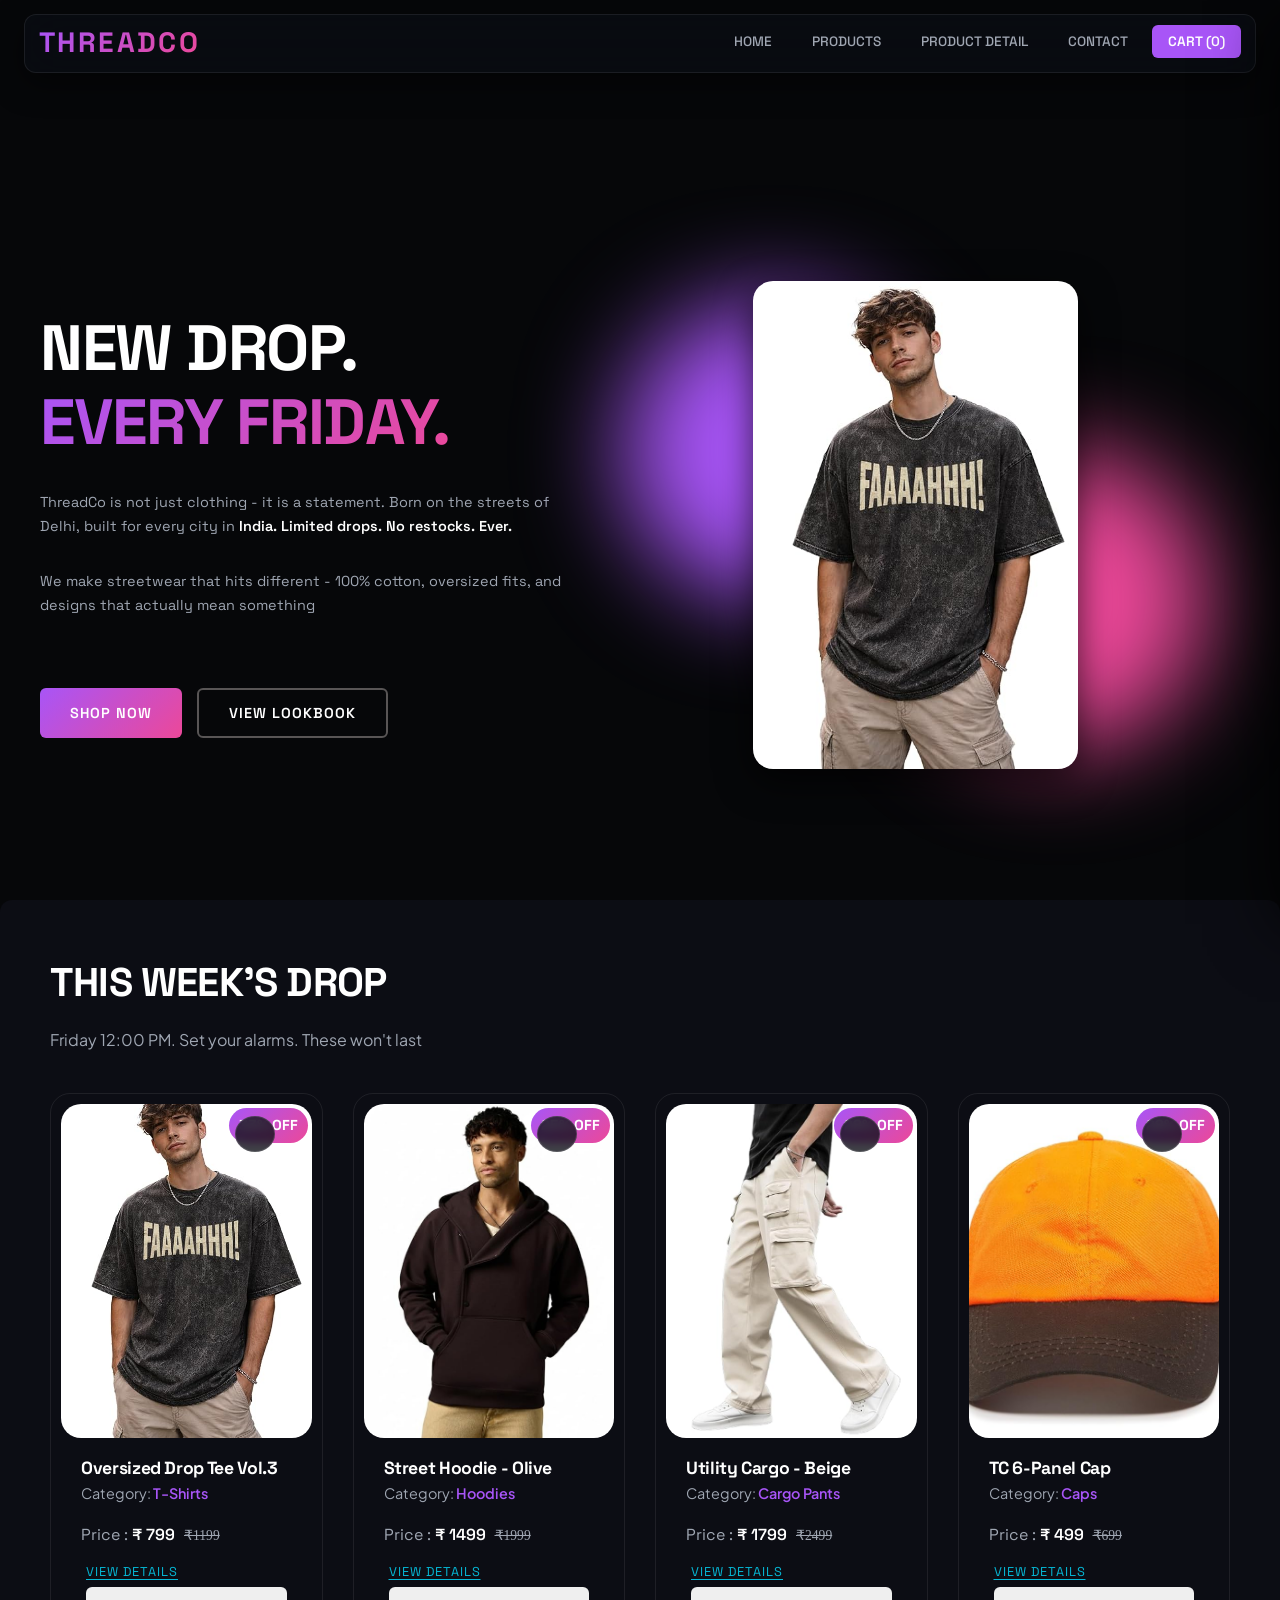
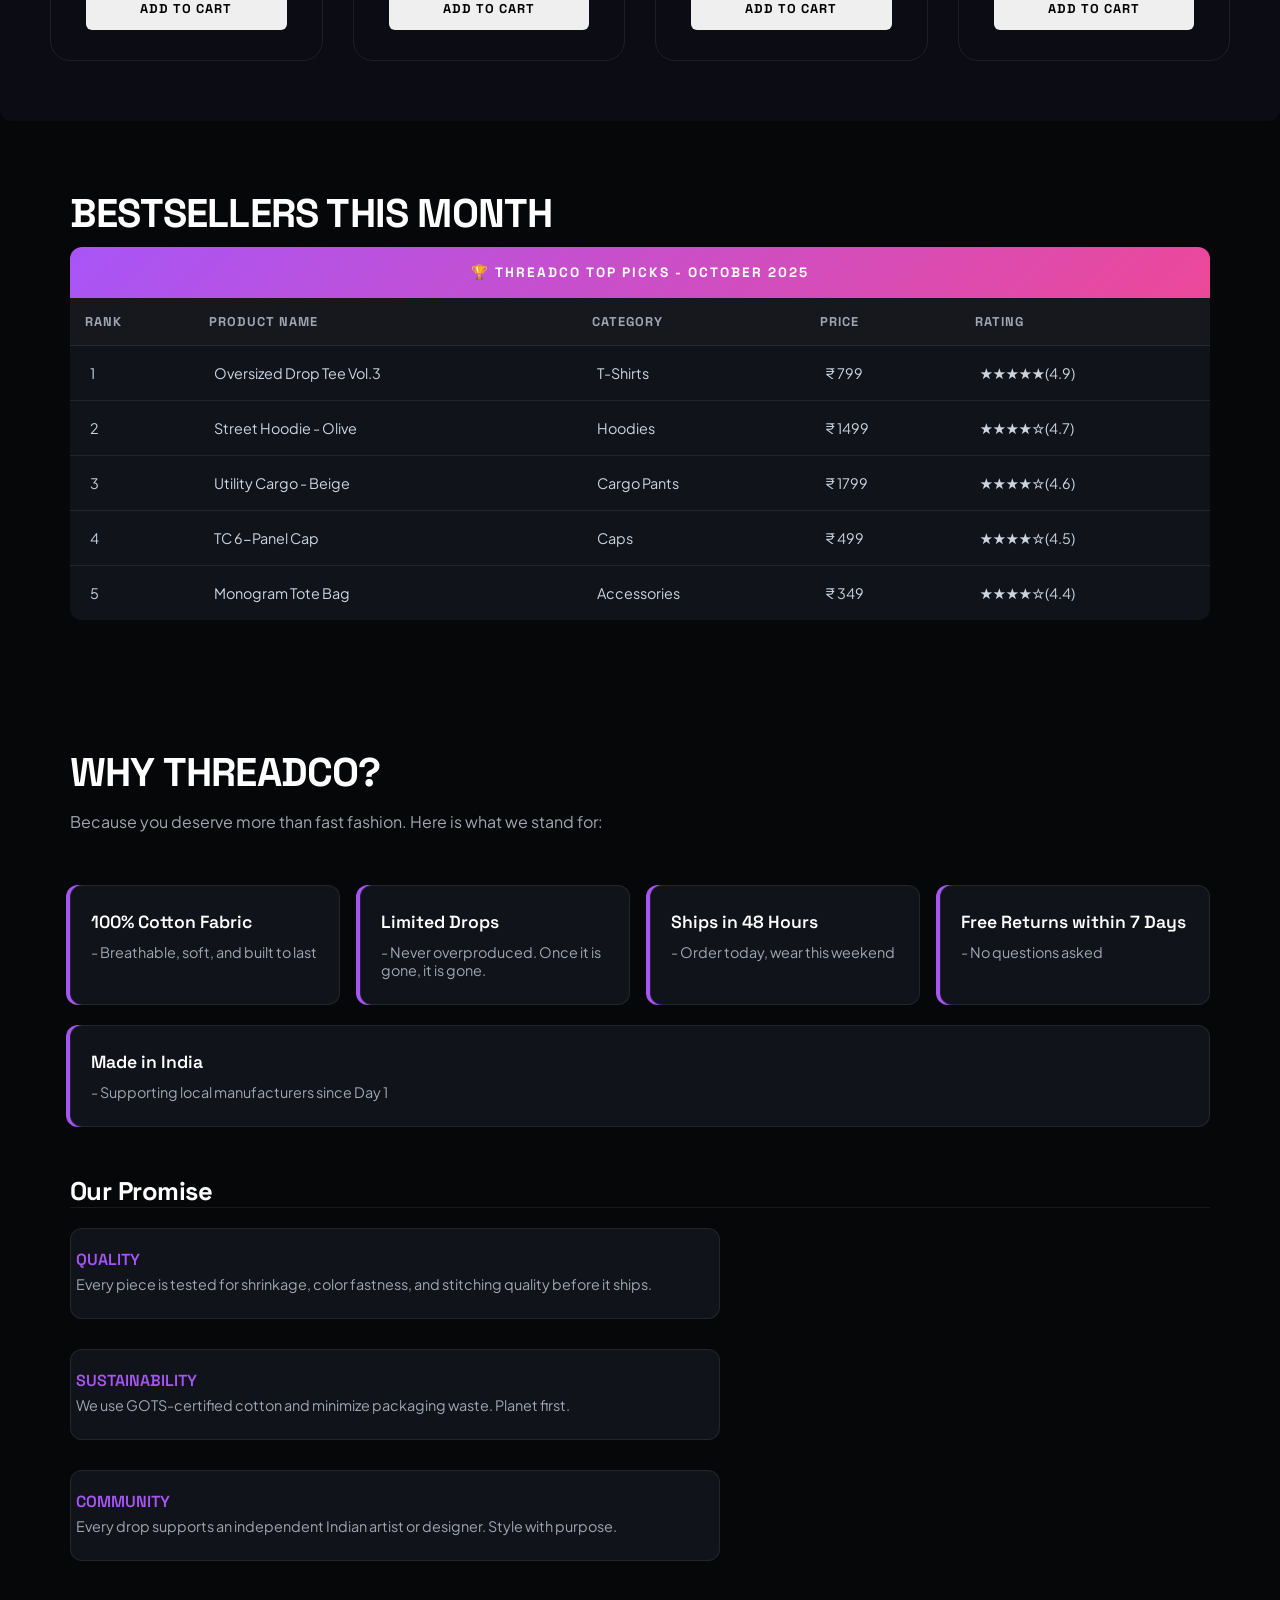
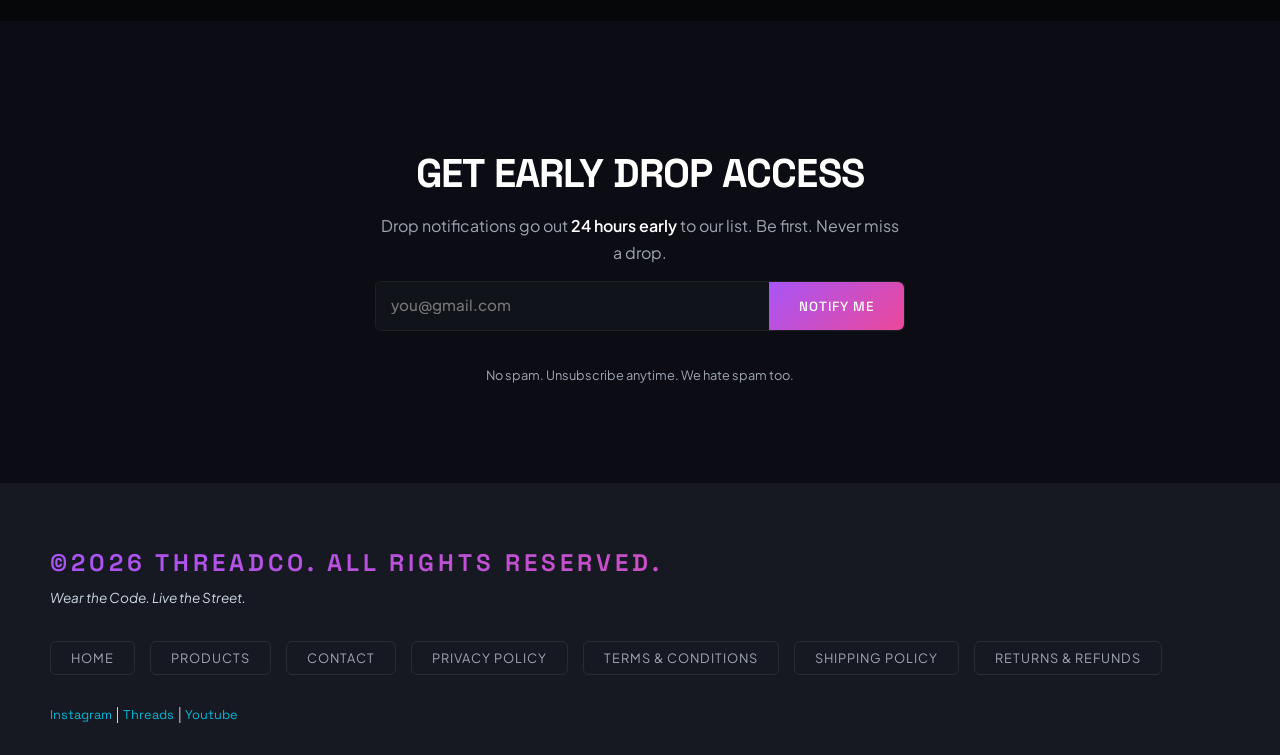
<file: index.html>
<!doctype html>
<html lang="en">

<head>
  <meta charset="UTF-8" />
  <meta name="viewport" content="width=device-width, initial-scale=1.0" />
  <title>ThreadCo - Wear the Code. Live the Street.</title>
  <!-- <style>
      table,
      tr,
      td,
      tfoot,
      th {
        border: 1px solid black;
        border-collapse: collapse;
      }
    </style> -->
  <link rel="stylesheet" href="style.css" />
</head>

<body>
  <header>
    <h1><a href="index.html">ThreadCo</a></h1>
    <!-- <p><em>Wear the Code. Live the Street.</em></p> -->
    <nav aria-label="Main Navigation">
      <ul>
        <li><a href="index.html">Home</a></li>
        <li><a href="Product.html">Products</a></li>
        <li><a href="Product detail.html">Product Detail</a></li>
        <li><a href="contact.html">Contact</a></li>
        <li><a id="cart" href="cart.html" class="tc-nav-cart">Cart (0)</a></li>
      </ul>
    </nav>
  </header>

  <main>
    <section id="hero">
      <div class="lefthero">
        <h2>New Drop. <br /><span id="leftherotext"> Every Friday.</span></h2>
        <p>
          ThreadCo is not just clothing - it is a statement. Born on the
          streets of Delhi, built for every city in
          <strong>India. Limited drops. No restocks. Ever.</strong>
        </p>
        <p>
          We make streetwear that hits different - 100% cotton, oversized
          fits, and designs that actually mean something
        </p>

        <div id="cta">
          <a id="shopnow" href="Product.html">Shop Now</a>

          <a id="lookbook" href="Product detail.html?id=tc-ot-vol3-blk">View Lookbook</a>
        </div>
      </div>

      <div class="righthero">
        <div class="glow orb1"></div>
        <div class="glow orb2"></div>
        <img src="product 1.jpg" alt="" />
      </div>
    </section>

    <section id="weekdrop">
      <h2>This Week's Drop</h2>
      <p id="alert">Friday 12:00 PM. Set your alarms. These won't last</p>

      <div class="cards">
        <article data-product-id="tc-ot-vol3-blk">
          <figure>
            <img src="product 1.jpg" alt="Oversized Drop Tee Vol.3" />
            <figcaption>Oversized Drop Tee Vol.3</figcaption>
          </figure>

          <h3>Oversized Drop Tee Vol.3</h3>

          <p>Category: <span>T-Shirts</span></p>

          <p>Price :<strong> &#8377; 799</strong> <s>&#8377;1199</s></p>

          <p><mark>33% OFF</mark></p>
          <a href="Product detail.html?id=tc-ot-vol3-blk">View Details</a>
          <button type="button" data-action="quick-add" data-product-id="tc-ot-vol3-blk">Add to Cart</button>
        </article>

        <article data-product-id="tc-hd-olv">
          <figure>
            <img src="product 2.jpg" alt="Street Hoodie - Olive" />
            <figcaption>Street Hoodie - Olive</figcaption>
          </figure>

          <h3>Street Hoodie - Olive</h3>

          <p>Category: <span>Hoodies</span></p>

          <p>Price : <strong> &#8377; 1499</strong> <s>&#8377;1999</s></p>

          <p><mark>25% OFF</mark></p>
          <a href="Product detail.html?id=tc-hd-olv">View Details</a>
          <button type="button" data-action="quick-add" data-product-id="tc-hd-olv">Add to Cart</button>
        </article>

        <article data-product-id="tc-crg-bge">
          <figure>
            <img src="product 3.jpg" alt="Utility Cargo - Beige" />
            <figcaption>Utility Cargo - Beige</figcaption>
          </figure>

          <h3>Utility Cargo - Beige</h3>

          <p>Category: <span>Cargo Pants</span></p>

          <p>Price : <strong>&#8377; 1799</strong> <s>&#8377;2499</s></p>

          <p><mark>28% OFF</mark></p>
          <a href="Product detail.html?id=tc-crg-bge">View Details</a>
          <button type="button" data-action="quick-add" data-product-id="tc-crg-bge">Add to Cart</button>
        </article>

        <article data-product-id="tc-cap-6p">
          <figure>
            <img src="product 4.jpg" alt="TC 6-Panel Cap" />
            <figcaption>TC 6-Panel Cap</figcaption>
          </figure>

          <h3>TC 6-Panel Cap</h3>

          <p>Category: <span>Caps</span></p>

          <p>Price :<strong> &#8377; 499</strong> <s>&#8377;699</s></p>

          <p><mark>28% OFF</mark></p>
          <a href="Product detail.html?id=tc-cap-6p">View Details</a>
          <button type="button" data-action="quick-add" data-product-id="tc-cap-6p">Add to Cart</button>
        </article>
      </div>
    </section>

    <section class="bestsellers">
      <h2>Bestsellers This Month</h2>

      <div>
        <table>
          <tr>
            <th colspan="5">&#127942; ThreadCo Top Picks - October 2025</th>
          </tr>
          <tr>
            <th>Rank</th>
            <th>Product Name</th>
            <th>Category</th>
            <th>Price</th>
            <th>Rating</th>
          </tr>
          <tr>
            <td>1</td>
            <td>Oversized Drop Tee Vol.3</td>
            <td>T-Shirts</td>
            <td>&#8377; 799</td>
            <td>&#9733;&#9733;&#9733;&#9733;&#9733;(4.9)</td>
          </tr>
          <tr>
            <td>2</td>
            <td>Street Hoodie - Olive</td>
            <td>Hoodies</td>
            <td>&#8377; 1499</td>
            <td>&#9733;&#9733;&#9733;&#9733;&#9734;(4.7)</td>
          </tr>
          <tr>
            <td>3</td>
            <td>Utility Cargo - Beige</td>
            <td>Cargo Pants</td>
            <td>&#8377; 1799</td>
            <td>&#9733;&#9733;&#9733;&#9733;&#9734;(4.6)</td>
          </tr>
          <tr>
            <td>4</td>
            <td>TC 6-Panel Cap</td>
            <td>Caps</td>
            <td>&#8377; 499</td>
            <td>&#9733;&#9733;&#9733;&#9733;&#9734;(4.5)</td>
          </tr>
          <tr>
            <td>5</td>
            <td>Monogram Tote Bag</td>
            <td>Accessories</td>
            <td>&#8377; 349</td>
            <td>&#9733;&#9733;&#9733;&#9733;&#9734;(4.4)</td>
          </tr>
        </table>
      </div>
    </section>

    <section id="promise">
      <h2>Why ThreadCo?</h2>
      <p>
        Because you deserve more than fast fashion. Here is what we stand for:
      </p>

      <ul>
        <li>
          <strong>100% Cotton Fabric</strong> - Breathable, soft, and built to
          last
        </li>
        <li>
          <strong>Limited Drops</strong> - Never overproduced. Once it is
          gone, it is gone.
        </li>
        <li>
          <strong>Ships in 48 Hours</strong> - Order today, wear this weekend
        </li>
        <li>
          <strong>Free Returns within 7 Days</strong> - No questions asked
        </li>
        <li>
          <strong>Made in India </strong>- Supporting local manufacturers
          since Day 1
        </li>
      </ul>

      <h3>Our Promise</h3>

      <dl>
        <section>
          <dt>Quality</dt>
          <dd>
            Every piece is tested for shrinkage, color fastness, and stitching
            quality before it ships.
          </dd>
        </section>

        <section>
          <dt>Sustainability</dt>
          <dd>
            We use GOTS-certified cotton and minimize packaging waste. Planet
            first.
          </dd>
        </section>
        <section>
          <dt>Community</dt>
          <dd>
            Every drop supports an independent Indian artist or designer.
            Style with purpose.
          </dd>
        </section>
      </dl>
    </section>

    <section id="notify">
      <h2>Get Early Drop Access</h2>
      <p>
        Drop notifications go out <strong>24 hours early</strong> to our list.
        Be first. Never miss a drop.
      </p>

      <!-- <label for="email">Your Email</label> -->
      <form>
        <input type="email" id="email" required placeholder="you@gmail.com" name="email" />
        <button type="submit">Notify Me</button>
      </form>
      <br /><br />
      <small>No spam. Unsubscribe anytime. We hate spam too.</small>
    </section>
  </main>

  <footer id="footer">
    <p>&copy;2025 ThreadCo. All rights reserved.</p>
    <p><em>Wear the Code. Live the Street.</em></p>

    <nav aria-label="Footer Navigation">
      <ul>
        <li><a href="index.html">Home</a></li>
        <li><a href="Product.html">Products</a></li>
        <li><a href="contact.html">Contact</a></li>
        <li><a href="privacy.html">Privacy Policy</a></li>
        <li><a href="terms.html">Terms & Conditions</a></li>
        <li><a href="shipping.html">Shipping Policy</a></li>
        <li><a href="returns.html">Returns & Refunds</a></li>
      </ul>
    </nav>
    <div>
      <a href="https://instagram.com" target="_blank" rel="noopener noreferrer">Instagram</a> | 
      <a href="https://threads.net" target="_blank" rel="noopener noreferrer">Threads</a> | 
      <a href="https://youtube.com" target="_blank" rel="noopener noreferrer">Youtube</a>
    </div>
  </footer>

  <!-- Scripts -->
  <script src="js/products.js"></script>
  <script src="js/storage.js"></script>
  <script src="js/cart.js"></script>
  <script src="js/ui.js"></script>
  <script src="js/forms.js"></script>
  <script src="js/app.js"></script>
</body>

</html>
</file>
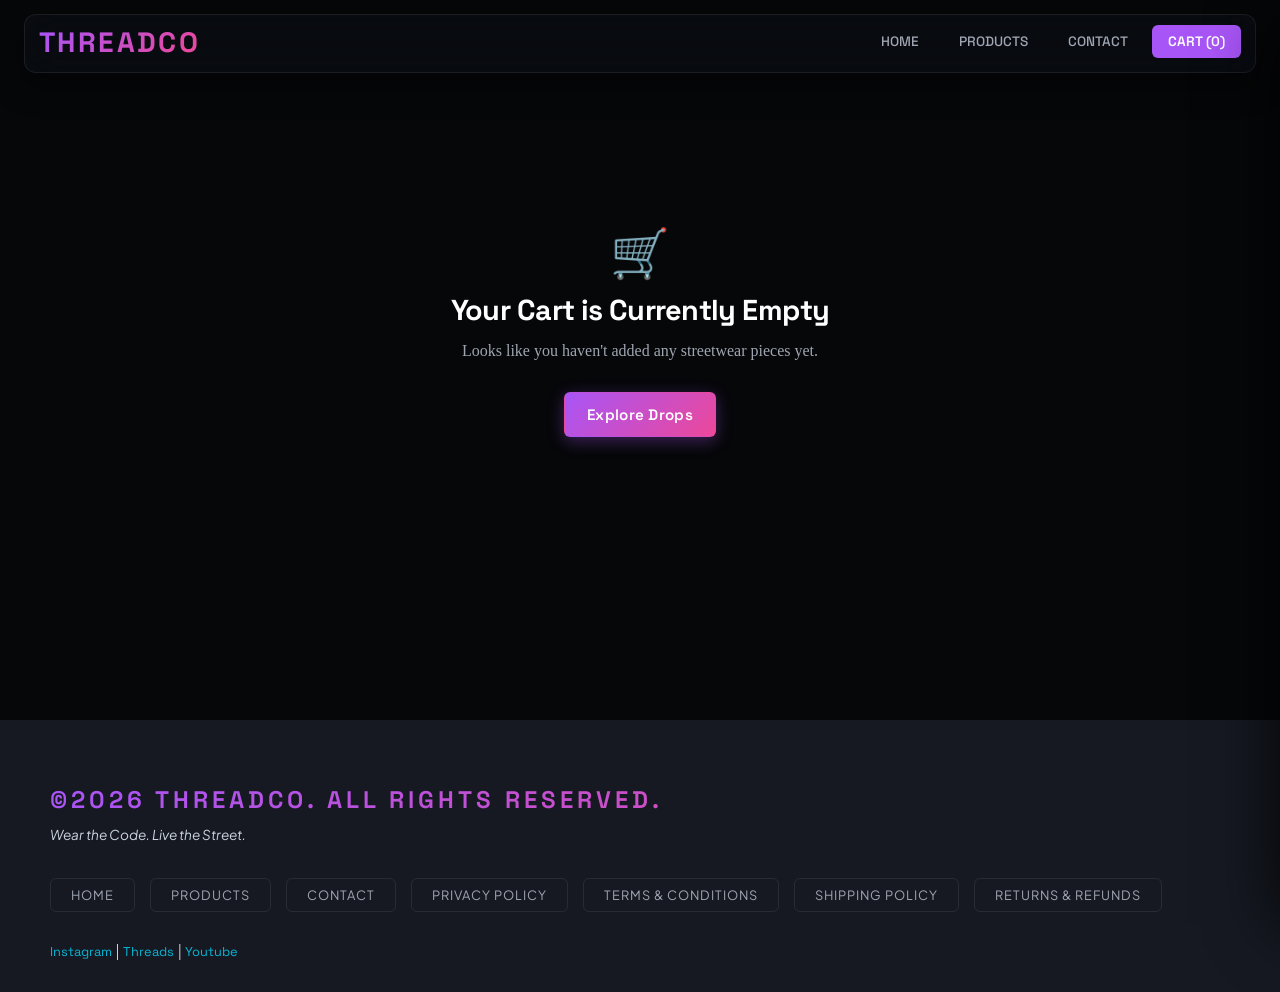
<file: cart.html>
<!doctype html>
<html lang="en">
<head>
  <meta charset="UTF-8" />
  <meta name="viewport" content="width=device-width, initial-scale=1.0" />
  <title>Your Shopping Bag | ThreadCo - Wear the Code</title>
  <meta name="description" content="Review your selected ThreadCo streetwear drops, apply discount codes, and proceed to secure checkout." />
  <meta property="og:title" content="Your Shopping Bag | ThreadCo" />
  <meta property="og:description" content="Limited drops. No restocks. Review your bag before items sell out." />
  <meta property="og:type" content="website" />
  <link rel="stylesheet" href="style.css" />
</head>

<body>
  <header>
    <h1><a href="index.html">ThreadCo</a></h1>
    <nav aria-label="Main Navigation">
      <ul>
        <li><a href="index.html">Home</a></li>
        <li><a href="Product.html">Products</a></li>
        <li><a href="contact.html">Contact</a></li>
        <li><a id="cart" href="cart.html" class="tc-nav-cart">Cart (0)</a></li>
      </ul>
    </nav>
  </header>

  <main>
    <section class="tc-cart-page-section">
      <div id="tc-cart-page-container">
        <!-- Rendered dynamically by js/app.js -->
        <noscript>
          <div class="tc-cart-empty-page">
            <h2>JavaScript Required</h2>
            <p>Please enable JavaScript in your browser to manage your shopping cart.</p>
          </div>
        </noscript>
      </div>
    </section>
  </main>

  <footer id="footer">
    <p>&copy;2025 ThreadCo. All rights reserved.</p>
    <p><em>Wear the Code. Live the Street.</em></p>

    <nav aria-label="Footer Navigation">
      <ul>
        <li><a href="index.html">Home</a></li>
        <li><a href="Product.html">Products</a></li>
        <li><a href="contact.html">Contact</a></li>
        <li><a href="privacy.html">Privacy Policy</a></li>
        <li><a href="terms.html">Terms & Conditions</a></li>
        <li><a href="shipping.html">Shipping Policy</a></li>
        <li><a href="returns.html">Returns & Refunds</a></li>
      </ul>
    </nav>
    <div>
      <a href="https://instagram.com" target="_blank" rel="noopener noreferrer">Instagram</a> | 
      <a href="https://threads.net" target="_blank" rel="noopener noreferrer">Threads</a> | 
      <a href="https://youtube.com" target="_blank" rel="noopener noreferrer">Youtube</a>
    </div>
  </footer>

  <!-- Scripts -->
  <script src="js/products.js"></script>
  <script src="js/storage.js"></script>
  <script src="js/cart.js"></script>
  <script src="js/ui.js"></script>
  <script src="js/checkout.js"></script>
  <script src="js/forms.js"></script>
  <script src="js/app.js"></script>
</body>
</html>
</file>
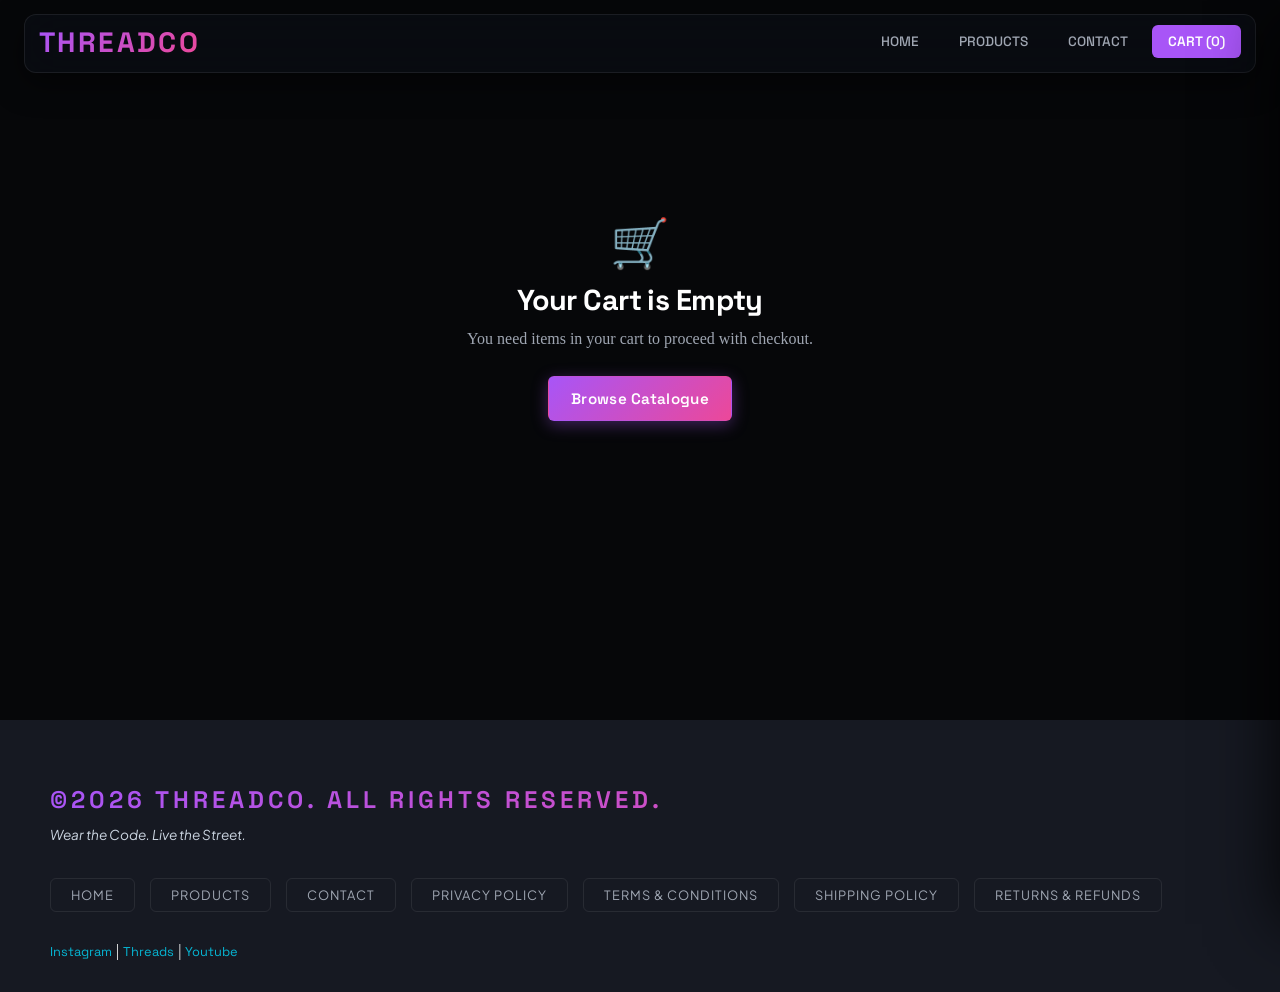
<file: checkout.html>
<!doctype html>
<html lang="en">
<head>
  <meta charset="UTF-8" />
  <meta name="viewport" content="width=device-width, initial-scale=1.0" />
  <title>Checkout | ThreadCo - Wear the Code</title>
  <meta name="description" content="Secure checkout for your ThreadCo streetwear order. Enter shipping address and choose Cash on Delivery or Online Payment." />
  <meta property="og:title" content="Checkout | ThreadCo" />
  <meta property="og:description" content="Complete your order for limited drops." />
  <meta property="og:type" content="website" />
  <link rel="stylesheet" href="style.css" />
</head>

<body>
  <header>
    <h1><a href="index.html">ThreadCo</a></h1>
    <nav aria-label="Main Navigation">
      <ul>
        <li><a href="index.html">Home</a></li>
        <li><a href="Product.html">Products</a></li>
        <li><a href="contact.html">Contact</a></li>
        <li><a id="cart" href="cart.html" class="tc-nav-cart">Cart (0)</a></li>
      </ul>
    </nav>
  </header>

  <main>
    <div id="tc-checkout-container" class="tc-checkout-section">
      <div class="tc-checkout-layout">
        <!-- Left Column: Checkout Forms -->
        <div class="tc-checkout-left">
          <form id="tc-checkout-form" novalidate>
            <!-- 1. Customer Contact Details -->
            <section class="tc-checkout-card">
              <h3>1. Contact Information</h3>
              <div class="tc-form-grid">
                <div class="tc-form-group tc-full-width">
                  <label for="customer_name">Full Name *</label>
                  <input type="text" id="customer_name" name="customer_name" placeholder="Arjun Sharma" required autocomplete="name">
                  <span id="error_customer_name" class="tc-inline-error" style="display: none;"></span>
                </div>
                <div class="tc-form-group">
                  <label for="customer_email">Email Address *</label>
                  <input type="email" id="customer_email" name="customer_email" placeholder="arjun@example.com" required autocomplete="email">
                  <span id="error_customer_email" class="tc-inline-error" style="display: none;"></span>
                </div>
                <div class="tc-form-group">
                  <label for="customer_phone">Mobile Number *</label>
                  <input type="tel" id="customer_phone" name="customer_phone" placeholder="9876543210" maxlength="10" required autocomplete="tel">
                  <small>10-digit Indian mobile number</small>
                  <span id="error_customer_phone" class="tc-inline-error" style="display: none;"></span>
                </div>
              </div>
            </section>

            <!-- 2. Shipping Address -->
            <section class="tc-checkout-card">
              <h3>2. Shipping Address</h3>
              <div class="tc-form-grid">
                <div class="tc-form-group tc-full-width">
                  <label for="address_house">Flat / House No. / Building *</label>
                  <input type="text" id="address_house" name="address_house" placeholder="Apartment 4B, Street 12" required>
                  <span id="error_address_house" class="tc-inline-error" style="display: none;"></span>
                </div>
                <div class="tc-form-group tc-full-width">
                  <label for="address_street">Street / Area / Locality *</label>
                  <input type="text" id="address_street" name="address_street" placeholder="Hauz Khas Village" required>
                  <span id="error_address_street" class="tc-inline-error" style="display: none;"></span>
                </div>
                <div class="tc-form-group">
                  <label for="address_city">City *</label>
                  <input type="text" id="address_city" name="address_city" placeholder="New Delhi" required>
                  <span id="error_address_city" class="tc-inline-error" style="display: none;"></span>
                </div>
                <div class="tc-form-group">
                  <label for="address_state">State *</label>
                  <select id="address_state" name="address_state" required>
                    <option value="">--Select State--</option>
                    <option value="Delhi">Delhi</option>
                    <option value="Maharashtra">Maharashtra</option>
                    <option value="Karnataka">Karnataka</option>
                    <option value="Tamil Nadu">Tamil Nadu</option>
                    <option value="Uttar Pradesh">Uttar Pradesh</option>
                    <option value="Gujarat">Gujarat</option>
                    <option value="Telangana">Telangana</option>
                    <option value="West Bengal">West Bengal</option>
                    <option value="Rajasthan">Rajasthan</option>
                    <option value="Haryana">Haryana</option>
                    <option value="Punjab">Punjab</option>
                    <option value="Kerala">Kerala</option>
                    <option value="Madhya Pradesh">Madhya Pradesh</option>
                    <option value="Andhra Pradesh">Andhra Pradesh</option>
                    <option value="Bihar">Bihar</option>
                    <option value="Odisha">Odisha</option>
                    <option value="Assam">Assam</option>
                    <option value="Other">Other / UT</option>
                  </select>
                  <span id="error_address_state" class="tc-inline-error" style="display: none;"></span>
                </div>
                <div class="tc-form-group">
                  <label for="address_pincode">PIN Code *</label>
                  <input type="text" id="address_pincode" name="address_pincode" placeholder="110016" maxlength="6" required>
                  <small>6-digit Indian Postal Code</small>
                  <span id="error_address_pincode" class="tc-inline-error" style="display: none;"></span>
                </div>
                <div class="tc-form-group">
                  <label for="address_country">Country</label>
                  <input type="text" id="address_country" value="India" readonly disabled>
                </div>
                <div class="tc-form-group tc-full-width">
                  <label for="order_notes">Order Notes (Optional)</label>
                  <textarea id="order_notes" name="order_notes" rows="2" placeholder="e.g. Leave with security, call before delivery..."></textarea>
                </div>
              </div>
            </section>

            <!-- 3. Payment Method -->
            <section class="tc-checkout-card">
              <h3>3. Payment Method</h3>
              <div class="tc-demo-alert-banner">
                <strong>ℹ️ Development Demo Mode:</strong> Orders are simulated locally. No real payments will be charged.
              </div>

              <div class="tc-payment-methods">
                <label class="tc-payment-option">
                  <input type="radio" name="payment_method" value="cod" checked>
                  <div class="tc-payment-info">
                    <strong>Cash on Delivery (COD)</strong>
                    <small>Pay with cash or UPI on delivery to your doorstep. Available pan-India.</small>
                  </div>
                </label>

                <label class="tc-payment-option">
                  <input type="radio" name="payment_method" value="online">
                  <div class="tc-payment-info">
                    <strong>Online Payment (UPI, Cards, Netbanking)</strong>
                    <small>Simulated gateway integration interface (Ready for Razorpay / Cashfree backend).</small>
                  </div>
                </label>
              </div>

              <div style="margin-top: 24px;">
                <button type="submit" id="tc-place-order-btn" class="tc-btn tc-btn-primary" style="width: 100%; padding: 18px; font-size: 1rem;">
                  Place Order &rarr;
                </button>
              </div>
            </section>
          </form>
        </div>

        <!-- Right Column: Order Summary -->
        <div class="tc-checkout-right">
          <div class="tc-order-summary-box">
            <h3>Order Summary</h3>
            <div id="tc-summary-items" class="tc-summary-items-list">
              <!-- Dynamically populated -->
            </div>

            <div class="tc-summary-row">
              <span>Subtotal</span>
              <strong id="tc-summary-subtotal">₹0</strong>
            </div>
            <div class="tc-summary-row">
              <span>Shipping</span>
              <span id="tc-summary-shipping">₹0</span>
            </div>
            <div id="tc-summary-discount-row" class="tc-summary-row tc-summary-discount" style="display: none;">
              <span>Discount</span>
              <span id="tc-summary-discount">-₹0</span>
            </div>
            <div class="tc-summary-row tc-summary-total">
              <span>Grand Total</span>
              <strong id="tc-summary-total">₹0</strong>
            </div>

            <div class="tc-cart-coupon-wrap">
              <label for="tc-coupon-input">Promo Code</label>
              <div class="tc-coupon-input-group">
                <input type="text" id="tc-coupon-input" placeholder="e.g. THREAD10">
                <button type="button" id="tc-coupon-apply-btn" class="tc-btn">Apply</button>
              </div>
              <p id="tc-coupon-feedback" class="tc-coupon-feedback"></p>
            </div>

            <div class="tc-cart-badges">
              <small>🔒 256-Bit SSL Encrypted Checkout</small>
              <small>⚡ Guaranteed Dispatch in 48 Hours</small>
              <small>📦 Free Returns Within 7 Days</small>
            </div>
          </div>
        </div>
      </div>
    </div>
  </main>

  <footer id="footer">
    <p>&copy;2025 ThreadCo. All rights reserved.</p>
    <p><em>Wear the Code. Live the Street.</em></p>

    <nav aria-label="Footer Navigation">
      <ul>
        <li><a href="index.html">Home</a></li>
        <li><a href="Product.html">Products</a></li>
        <li><a href="contact.html">Contact</a></li>
        <li><a href="privacy.html">Privacy Policy</a></li>
        <li><a href="terms.html">Terms & Conditions</a></li>
        <li><a href="shipping.html">Shipping Policy</a></li>
        <li><a href="returns.html">Returns & Refunds</a></li>
      </ul>
    </nav>
    <div>
      <a href="https://instagram.com" target="_blank" rel="noopener noreferrer">Instagram</a> | 
      <a href="https://threads.net" target="_blank" rel="noopener noreferrer">Threads</a> | 
      <a href="https://youtube.com" target="_blank" rel="noopener noreferrer">Youtube</a>
    </div>
  </footer>

  <!-- Scripts -->
  <script src="js/products.js"></script>
  <script src="js/storage.js"></script>
  <script src="js/cart.js"></script>
  <script src="js/ui.js"></script>
  <script src="js/checkout.js"></script>
  <script src="js/forms.js"></script>
  <script src="js/app.js"></script>
</body>
</html>
</file>
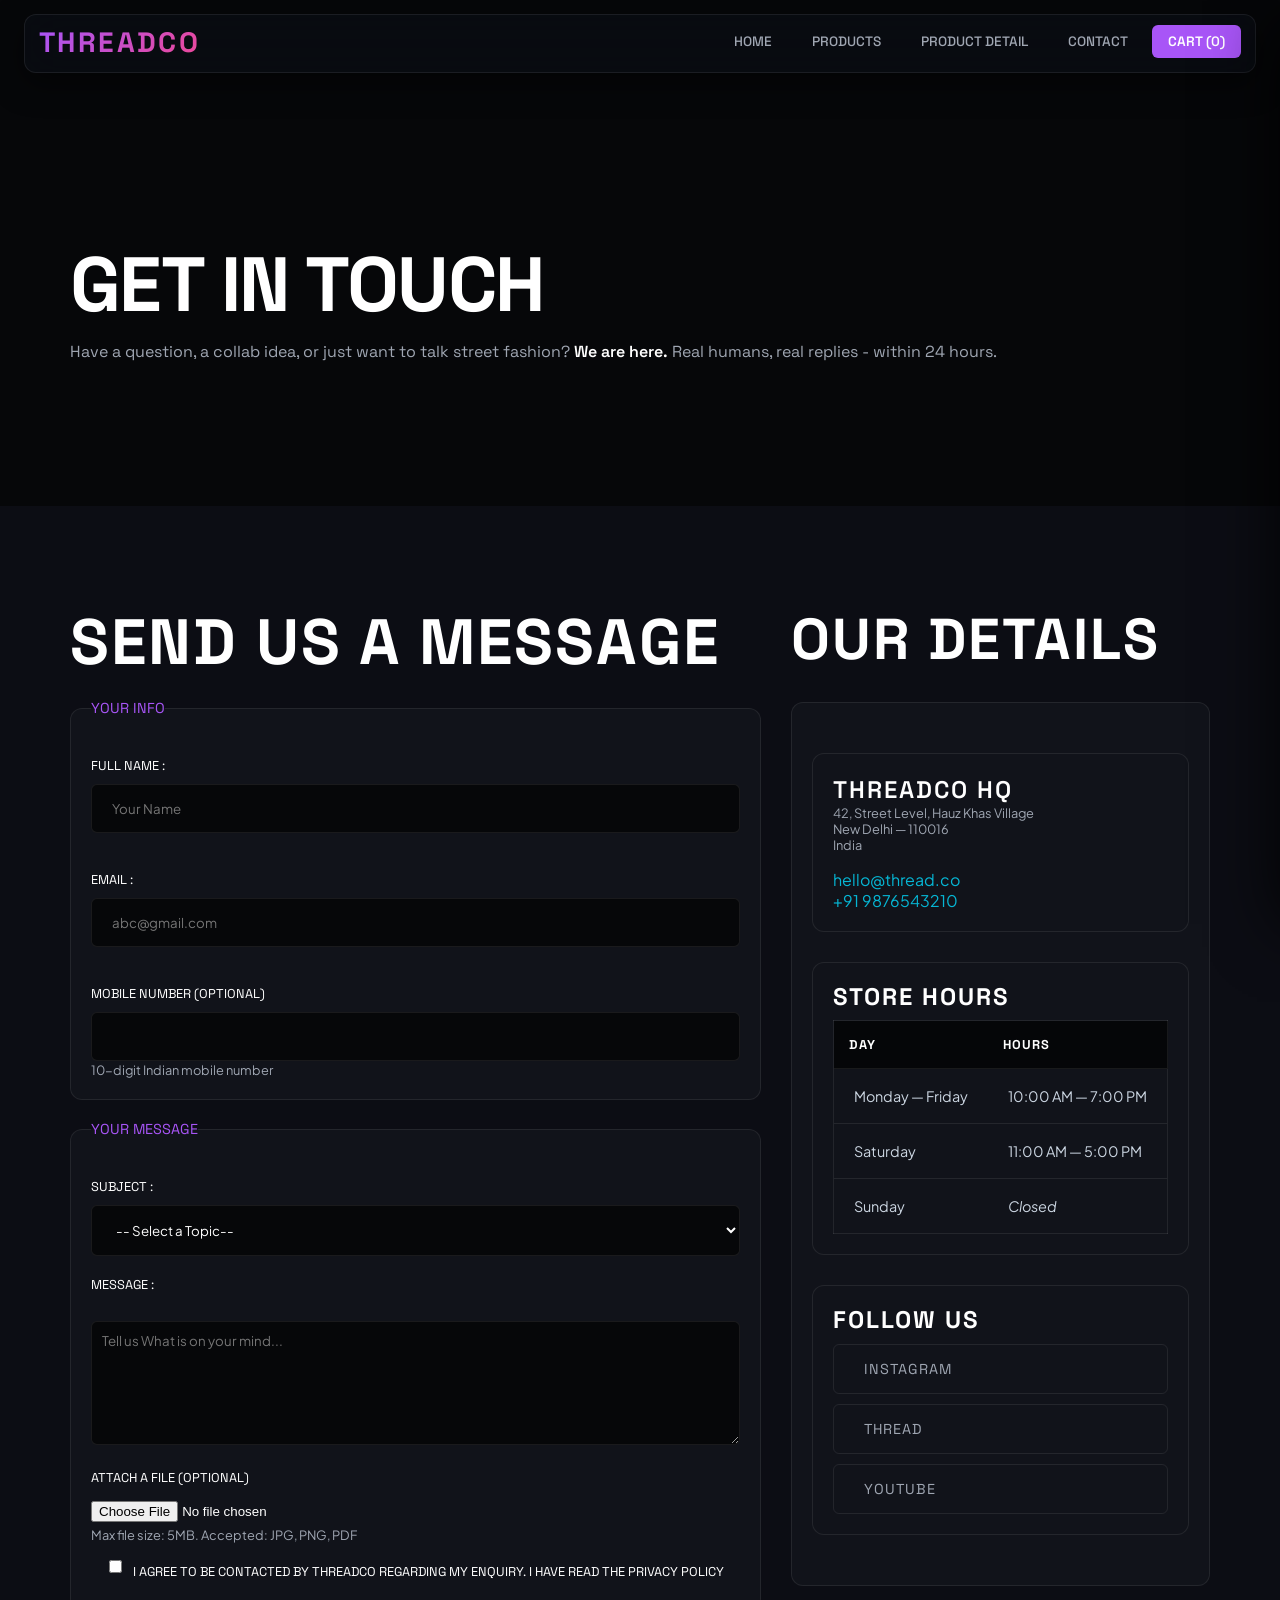
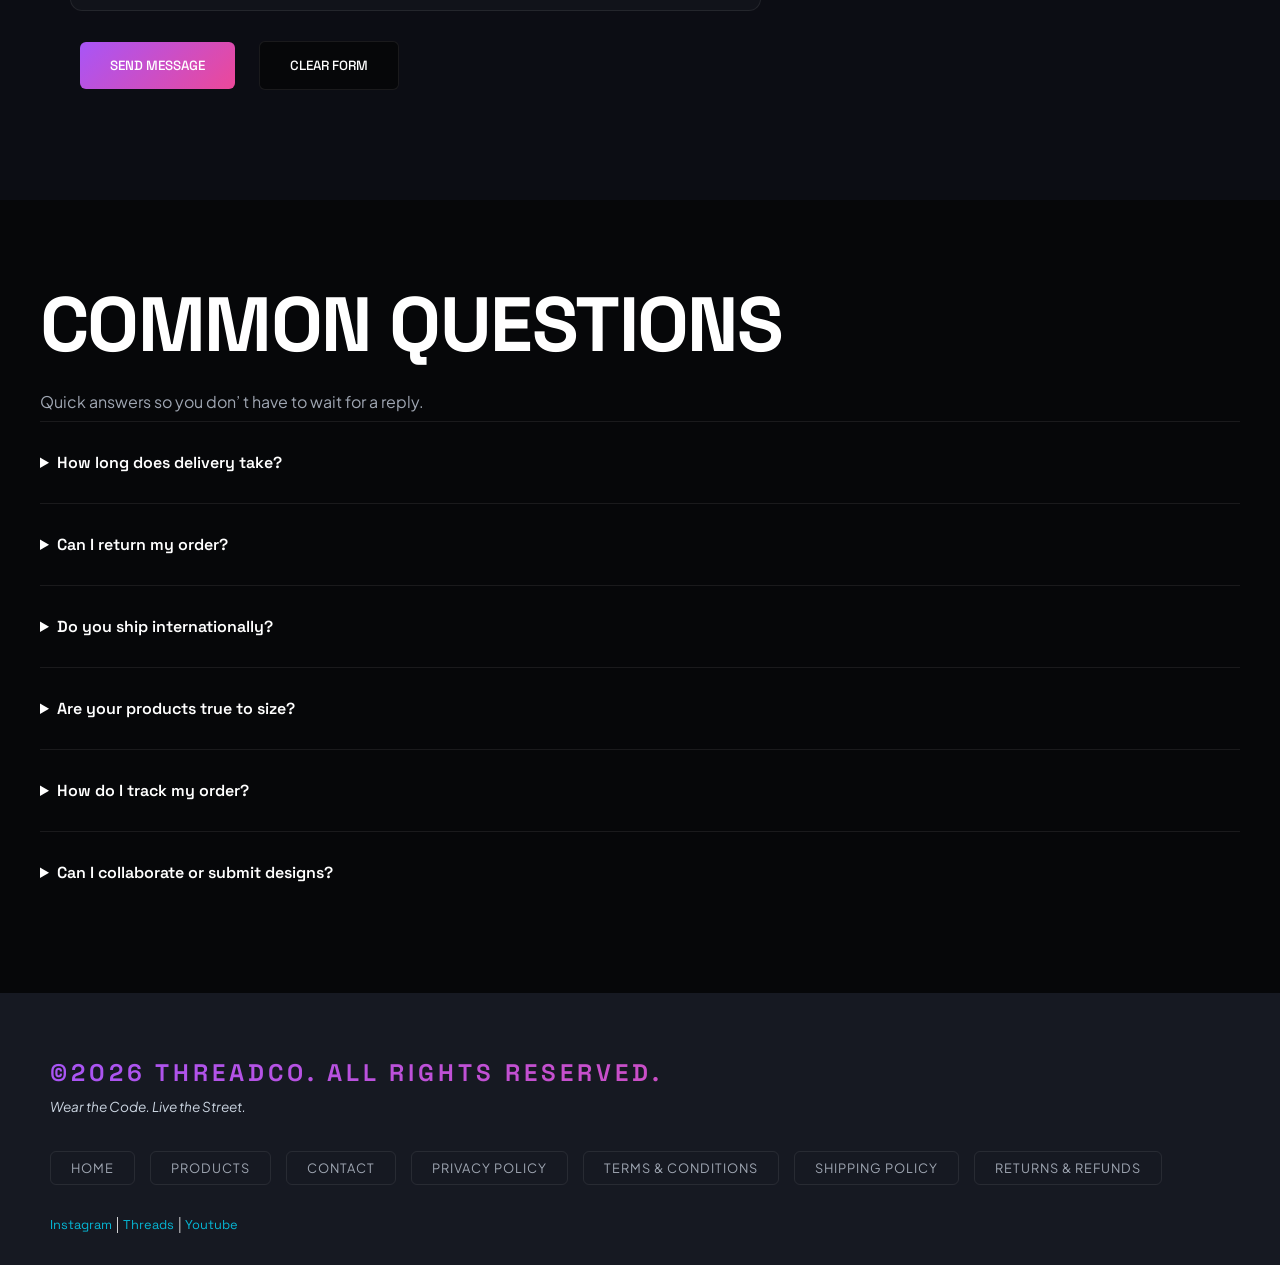
<file: contact.html>
<!DOCTYPE html>
<html lang="en">

<head>
    <meta charset="UTF-8">
    <meta name="viewport" content="width=device-width, initial-scale=1.0">
    <title>Contact</title>
    <link rel="stylesheet" href="style.css">

</head>

<body>

    <header>
        <h1><a href="index.html">ThreadCo</a></h1>
        <!-- <p><em>Wear the Code. Live the Street.</em></p> -->
        <nav aria-label="Main Navigation">
            <ul>
                <li><a href="index.html">Home</a></li>
                <li><a href="Product.html">Products</a></li>
                <li><a href="Product detail.html">Product Detail</a></li>
                <li><a href="contact.html">Contact</a></li>
                <li><a id="cart" href="cart.html" class="tc-nav-cart">Cart (0)</a></li>
            </ul>
        </nav>
    </header>

    <main>

        <section id="touch">
            <h2>Get In Touch</h2>
            <p>Have a question, a collab idea, or just want to talk street fashion? <strong>We are here.</strong> Real
                humans, real replies -
                within 24 hours. </p>
        </section>

        <div class="message-detail">
            <section id="message">
                <h2>Send Us a Message</h2>

                <fieldset>
                    <legend>Your Info</legend>
                    <label for="name">Full Name :</label>
                    <input type="text" id="name" placeholder="Your Name" required>
                    <br><br>
                    <label for="email">Email :</label>
                    <input type="email" id="email" placeholder="abc@gmail.com" required>
                    <br><br>
                    <label for="phone"> Mobile Number (Optional)</label>
                    <input type="tel" id="phone">
                    <br>
                    <small>10-digit Indian mobile number</small>
                </fieldset>

                <fieldset>
                    <legend>Your Message</legend>

                    <label for="subject">Subject :</label>
                    <select name="subject" id="subject">
                        <option value="-- Select a Topic--">-- Select a Topic--</option>
                        <option value="Order Issue">Order Issue</option>
                        <option value="Return/Refund">Return/Refund</option>
                        <option value="Collaboration / Partnership">Collaboration / Partnership</option>
                        <option value="Wholesale Enquiry">Wholesale Enquiry</option>
                        <option value="General Query">General Query</option>
                    </select>

                    <label for="Message">Message :</label>
                    <br>
                    <textarea rows="6" cols="50" name="Message" id="Message"
                        placeholder="Tell us What is on your mind..."></textarea>

                    <label for="Attact a file">Attach a file (Optional)</label>
                    <input type="file" id="Attact a file" accept=".jpg,.jpeg,.png,.pdf">
                    <br>
                    <small>Max file size: 5MB. Accepted: JPG, PNG, PDF</small>

                    <div> <input type="checkbox" id="Policy">
                        <label for="Policy">I agree to be contacted by ThreadCo regarding my enquiry. I have read
                            the <a href="privacy.html">Privacy Policy</a> </label>

                    </div>


                </fieldset>

                <button type="button">Send Message</button>
                <button type="reset">Clear Form</button>

            </section>

            <section id="our-detail">
                <h2>Our Details</h2>

                <div>
                    <address>
                        <strong>ThreadCo HQ</strong>
                        <br>
                        42, Street Level, Hauz Khas Village
                        <br>
                        New Delhi — 110016
                        <br>
                        India
                        <br><br>
                        <a href="mailto:hello@thread.co">hello@thread.co</a>
                        <br>
                        <a href="tel:+919876543210">+91 9876543210</a>
                    </address>

                    <div id="store-hours">
                        <h3>Store Hours</h3>
                        <table>
                            <tr>
                                <th>Day</th>
                                <th>Hours</th>
                            </tr>
                            <tr>
                                <td>Monday — Friday</td>
                                <td>10:00 AM — 7:00 PM</td>
                            </tr>
                            <tr>
                                <td>Saturday</td>
                                <td>11:00 AM — 5:00 PM</td>
                            </tr>
                            <tr>
                                <td>Sunday</td>
                                <td><em>Closed</em></td>
                            </tr>
                        </table>
                    </div>

                    <div id="follow-us">
                        <h3>Follow us</h3>

                        <ul>
                            <li><a href="https://www.instagram.com/inspi_reby/">Instagram</a></li>
                            <li><a href="https://www.threads.com/">Thread</a></li>
                            <li><a href="https://www.youtube.com/">Youtube</a></li>
                        </ul>

                    </div>
                </div>
            </section>

        </div>

        <section id="common-question">
            <h2>Common Questions</h2>
            <p>Quick answers so you don’    t have to wait for a reply.</p>

            <details>
                <summary>How long does delivery take?</summary>
                <p>We ship within <strong>48 hours</strong> of order confirmation. Standard delivery takes <strong>3—5
                        business days</strong> across
                    India. Express delivery (1—2 days) is available at checkout for select pin codes.</p>
            </details>

            <details>
                <summary>Can I return my order?</summary>
                <p>Yes! We offer <strong>free returns within 7 days of delivery.</strong> The item must be unworn,
                    unwashed, and in its
                    original packaging with all tags attached. Initiate your return from the Orders section of your
                    account. </p>
            </details>

            <details>
                <summary>Do you ship internationally?</summary>
                <p>Not yet — but we’re working on it. International shipping is planned for early 2026. Sign up for our
                    newsletter to get notified first. </p>
            </details>

            <details>
                <summary>Are your products true to size?</summary>
                <p>ThreadCo tees and hoodies are <strong>oversized by design</strong>. If you prefer a more fitted look,
                    we recommend
                    sizing down. Check the <a href="Product detail.html#size-guide">Size Guide</a> on any product page
                    for exact measurements.</p>
            </details>

            <Details>
                <summary>How do I track my order?</summary>
                <p>Once your order ships, you will receive a tracking link via SMS and email. You can also track your
                    order by entering your order ID on our Order Tracking page.</p>
            </Details>

            <details>
                <summary>Can I collaborate or submit designs?</summary>
                <p>Absolutely. ThreadCo works with independent Indian artists on every drop. If you have a design
                    concept or want to collab, reach out via the form above and select <strong>“Collaboration /
                        Partnership”</strong> as
                    the subject. We read every single message.</p>
            </details>
        </section>
    </main>

    <footer id="footer">
        <p>&copy;2025 ThreadCo. All rights reserved.</p>
        <p><em>Wear the Code. Live the Street.</em></p>

        <nav aria-label="Footer Navigation">
            <ul>
                <li><a href="index.html">Home</a></li>
                <li><a href="Product.html">Products</a></li>
                <li><a href="contact.html">Contact</a></li>
                <li><a href="privacy.html">Privacy Policy</a></li>
                <li><a href="terms.html">Terms & Conditions</a></li>
                <li><a href="shipping.html">Shipping Policy</a></li>
                <li><a href="returns.html">Returns & Refunds</a></li>
            </ul>
        </nav>
        <div>
            <a href="https://instagram.com" target="_blank" rel="noopener noreferrer">Instagram</a> | 
            <a href="https://threads.net" target="_blank" rel="noopener noreferrer">Threads</a> | 
            <a href="https://youtube.com" target="_blank" rel="noopener noreferrer">Youtube</a>
        </div>
    </footer>

    <!-- Scripts -->
    <script src="js/products.js"></script>
    <script src="js/storage.js"></script>
    <script src="js/cart.js"></script>
    <script src="js/ui.js"></script>
    <script src="js/forms.js"></script>
    <script src="js/app.js"></script>
</body>

</html>
</file>
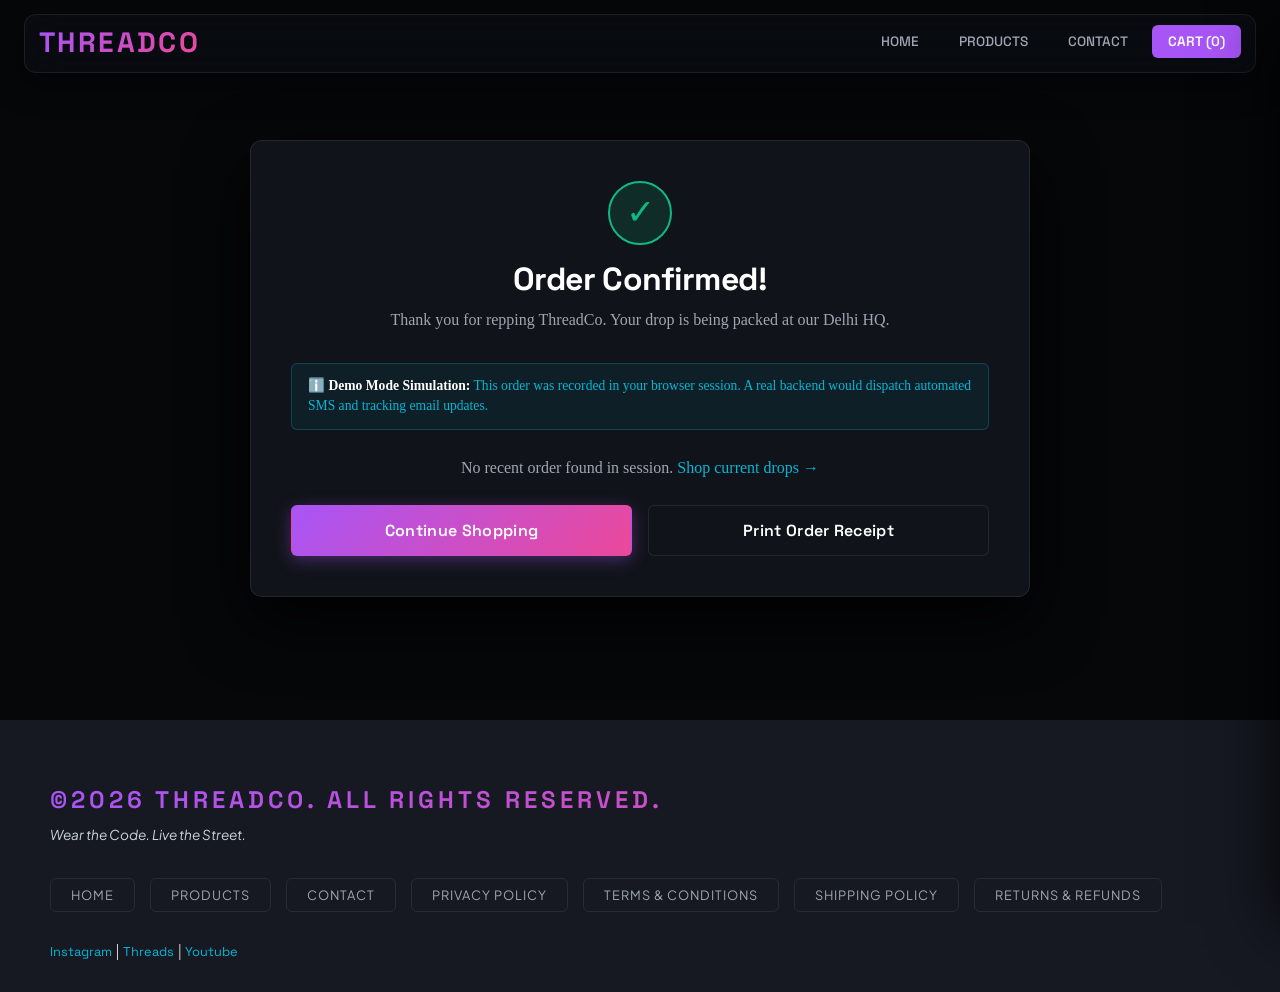
<file: order-success.html>
<!doctype html>
<html lang="en">
<head>
  <meta charset="UTF-8" />
  <meta name="viewport" content="width=device-width, initial-scale=1.0" />
  <title>Order Confirmed | ThreadCo - Wear the Code</title>
  <meta name="description" content="Your ThreadCo streetwear order has been confirmed. Thank you for your purchase." />
  <meta name="robots" content="noindex, follow" />
  <link rel="stylesheet" href="style.css" />
</head>

<body>
  <header>
    <h1><a href="index.html">ThreadCo</a></h1>
    <nav aria-label="Main Navigation">
      <ul>
        <li><a href="index.html">Home</a></li>
        <li><a href="Product.html">Products</a></li>
        <li><a href="contact.html">Contact</a></li>
        <li><a id="cart" href="cart.html" class="tc-nav-cart">Cart (0)</a></li>
      </ul>
    </nav>
  </header>

  <main>
    <section class="tc-success-section">
      <div id="tc-success-card" class="tc-success-card">
        <!-- Rendered dynamically below or fallback -->
        <div class="tc-success-badge-wrap">
          <div class="tc-success-icon">✓</div>
          <h2>Order Confirmed!</h2>
          <p class="tc-success-subtext">Thank you for repping ThreadCo. Your drop is being packed at our Delhi HQ.</p>
        </div>

        <div class="tc-demo-alert-banner" style="margin-bottom: 24px;">
          <strong>ℹ️ Demo Mode Simulation:</strong> This order was recorded in your browser session. A real backend would dispatch automated SMS and tracking email updates.
        </div>

        <div id="tc-order-details-render">
          <!-- Dynamically populated from storage.getLastOrder() -->
        </div>

        <div class="tc-success-actions">
          <a href="Product.html" class="tc-btn tc-btn-primary">Continue Shopping</a>
          <button type="button" class="tc-btn tc-btn-secondary" onclick="window.print()">Print Order Receipt</button>
        </div>
      </div>
    </section>
  </main>

  <footer id="footer">
    <p>&copy;2025 ThreadCo. All rights reserved.</p>
    <p><em>Wear the Code. Live the Street.</em></p>

    <nav aria-label="Footer Navigation">
      <ul>
        <li><a href="index.html">Home</a></li>
        <li><a href="Product.html">Products</a></li>
        <li><a href="contact.html">Contact</a></li>
        <li><a href="privacy.html">Privacy Policy</a></li>
        <li><a href="terms.html">Terms & Conditions</a></li>
        <li><a href="shipping.html">Shipping Policy</a></li>
        <li><a href="returns.html">Returns & Refunds</a></li>
      </ul>
    </nav>
    <div>
      <a href="https://instagram.com" target="_blank" rel="noopener noreferrer">Instagram</a> | 
      <a href="https://threads.net" target="_blank" rel="noopener noreferrer">Threads</a> | 
      <a href="https://youtube.com" target="_blank" rel="noopener noreferrer">Youtube</a>
    </div>
  </footer>

  <!-- Scripts -->
  <script src="js/products.js"></script>
  <script src="js/storage.js"></script>
  <script src="js/cart.js"></script>
  <script src="js/ui.js"></script>
  <script src="js/app.js"></script>
  <script>
    document.addEventListener('DOMContentLoaded', () => {
      const detailsContainer = document.getElementById('tc-order-details-render');
      if (!detailsContainer) return;

      const order = window.ThreadCo.getLastOrder ? window.ThreadCo.getLastOrder() : null;
      const formatPrice = window.ThreadCo.formatPrice || ((n) => '₹' + n);

      if (!order) {
        detailsContainer.innerHTML = `
          <p style="text-align: center; color: var(--color-text-muted);">
            No recent order found in session. <a href="Product.html" style="color: var(--color-accent);">Shop current drops &rarr;</a>
          </p>
        `;
        return;
      }

      const orderDate = new Date(order.date).toLocaleDateString('en-IN', {
        year: 'numeric',
        month: 'long',
        day: 'numeric',
        hour: '2-digit',
        minute: '2-digit'
      });

      const itemsHtml = (order.items || []).map((it) => `
        <div style="display: flex; justify-content: space-between; align-items: center; padding: 12px 0; border-bottom: 1px solid var(--color-border);">
          <div style="display: flex; align-items: center; gap: 12px;">
            <img src="${it.image}" alt="${it.name}" style="width: 50px; height: 60px; object-fit: cover; border-radius: 4px;">
            <div>
              <strong>${it.name}</strong>
              <small style="display: block; color: var(--color-text-muted);">${it.size ? 'Size: ' + it.size : ''} &bull; Qty: ${it.quantity}</small>
            </div>
          </div>
          <strong>${formatPrice(it.lineTotal)}</strong>
        </div>
      `).join('');

      detailsContainer.innerHTML = `
        <div class="tc-receipt-grid">
          <div class="tc-receipt-group">
            <span>Order Number</span>
            <strong>${order.orderId}</strong>
          </div>
          <div class="tc-receipt-group">
            <span>Order Date</span>
            <strong>${orderDate}</strong>
          </div>
          <div class="tc-receipt-group">
            <span>Customer</span>
            <strong>${order.customer.name}</strong>
            <small style="color: var(--color-text-muted);">${order.customer.email} | +91 ${order.customer.phone}</small>
          </div>
          <div class="tc-receipt-group">
            <span>Payment Method</span>
            <strong>${order.paymentMethod}</strong>
            <small style="color: #10b981;">${order.paymentStatus}</small>
          </div>
          <div class="tc-receipt-group" style="grid-column: 1 / -1;">
            <span>Shipping Address</span>
            <strong>${order.shippingAddress.house}, ${order.shippingAddress.street}</strong>
            <small style="color: var(--color-text-muted);">${order.shippingAddress.city}, ${order.shippingAddress.state} - ${order.shippingAddress.pincode}, ${order.shippingAddress.country}</small>
          </div>
          <div class="tc-receipt-group" style="grid-column: 1 / -1;">
            <span>Delivery Promise</span>
            <strong>Ships in 48 Hours &bull; Estimated Arrival: ${order.estimatedDelivery}</strong>
          </div>
        </div>

        <h3 style="margin: 24px 0 12px; font-size: 1.1rem; text-transform: uppercase;">Items in this Drop</h3>
        <div style="margin-bottom: 24px;">
          ${itemsHtml}
        </div>

        <div style="background: var(--color-surface); padding: 20px; border-radius: 6px; border: 1px solid var(--color-border); margin-bottom: 24px;">
          <div class="tc-summary-row" style="margin-bottom: 8px;">
            <span>Subtotal</span>
            <strong>${formatPrice(order.totals.subtotal)}</strong>
          </div>
          <div class="tc-summary-row" style="margin-bottom: 8px;">
            <span>Shipping</span>
            <span>${order.totals.shipping === 0 ? '<strong class="tc-free-tag">FREE</strong>' : formatPrice(order.totals.shipping)}</span>
          </div>
          ${order.totals.discount > 0 ? `
            <div class="tc-summary-row tc-summary-discount" style="margin-bottom: 8px;">
              <span>Discount</span>
              <span>-${formatPrice(order.totals.discount)}</span>
            </div>
          ` : ''}
          <div class="tc-summary-row tc-summary-total" style="padding-top: 12px; border-top: 1px solid var(--color-border);">
            <span>Grand Total</span>
            <strong style="color: var(--color-primary); font-size: 1.3rem;">${formatPrice(order.totals.grandTotal)}</strong>
          </div>
        </div>
      `;
    });
  </script>
</body>
</html>
</file>
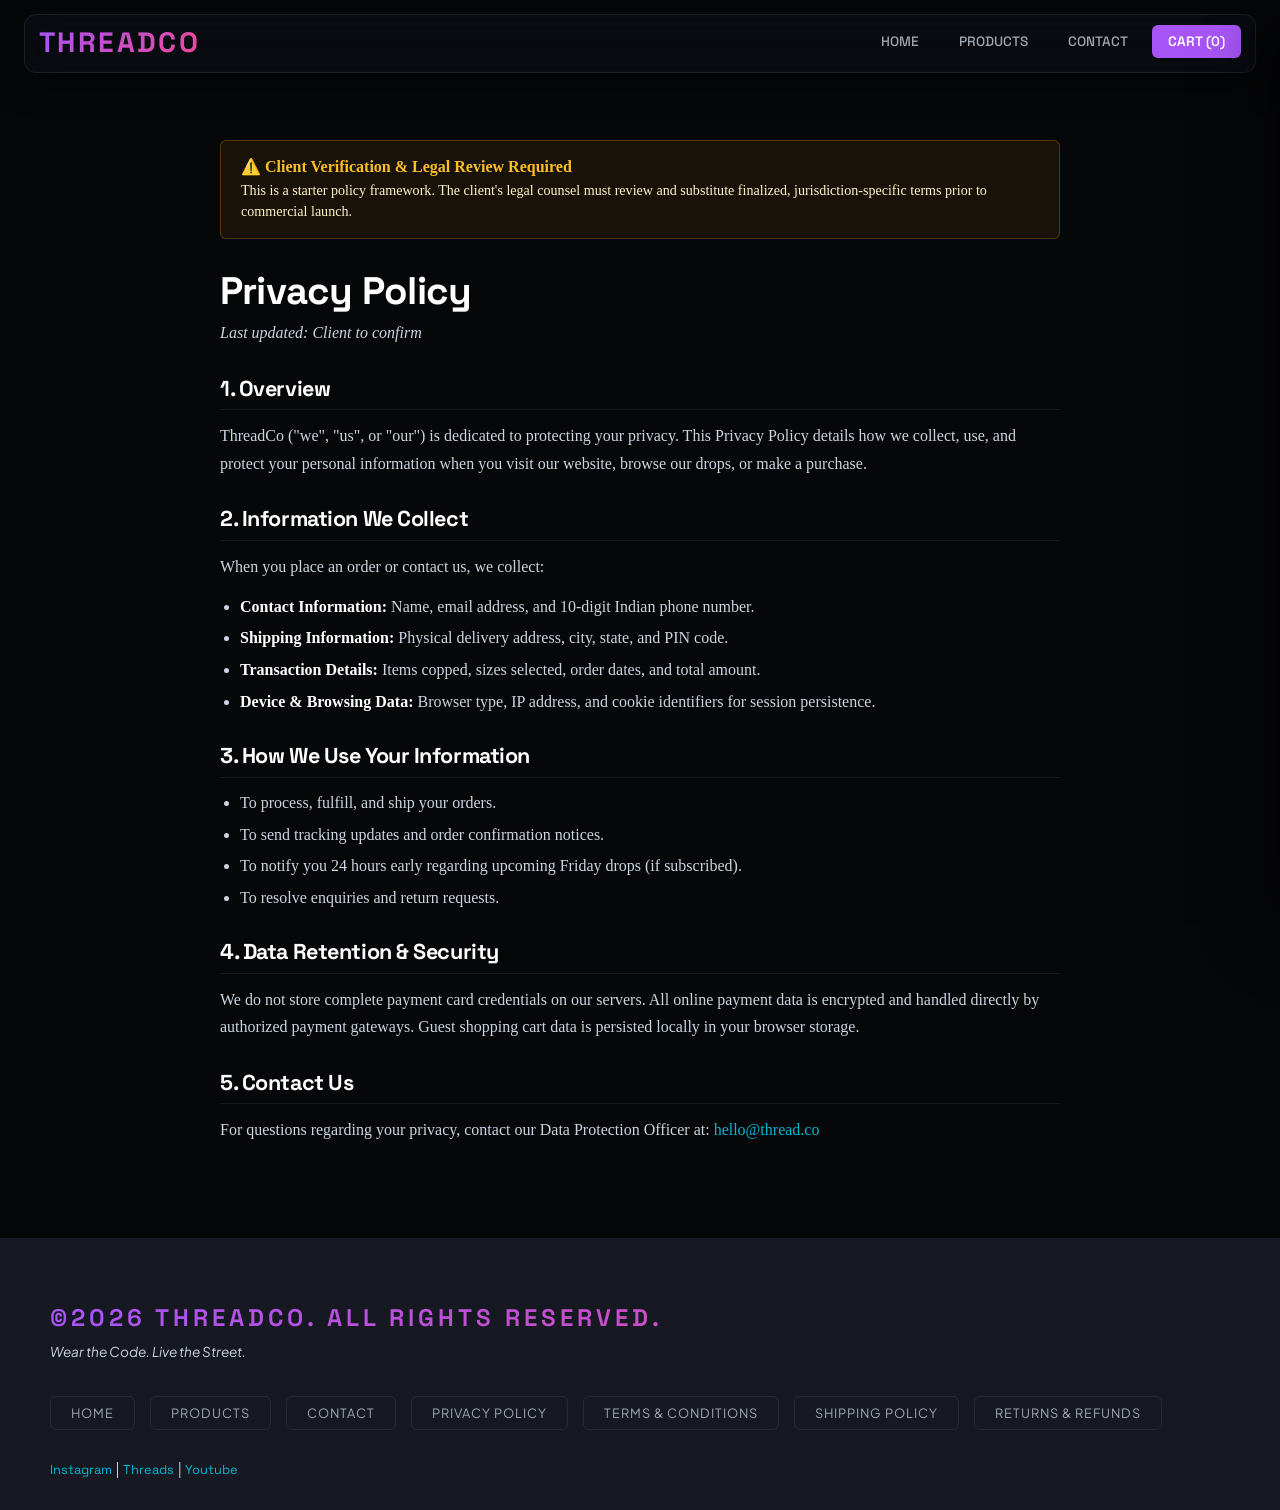
<file: privacy.html>
<!doctype html>
<html lang="en">
<head>
  <meta charset="UTF-8" />
  <meta name="viewport" content="width=device-width, initial-scale=1.0" />
  <title>Privacy Policy | ThreadCo - Wear the Code</title>
  <meta name="description" content="Privacy Policy for ThreadCo ecommerce store. Information on data collection, customer privacy, and cookie policy." />
  <link rel="stylesheet" href="style.css" />
</head>

<body>
  <header>
    <h1><a href="index.html">ThreadCo</a></h1>
    <nav aria-label="Main Navigation">
      <ul>
        <li><a href="index.html">Home</a></li>
        <li><a href="Product.html">Products</a></li>
        <li><a href="contact.html">Contact</a></li>
        <li><a id="cart" href="cart.html" class="tc-nav-cart">Cart (0)</a></li>
      </ul>
    </nav>
  </header>

  <main>
    <section class="tc-policy-section">
      <div class="tc-client-verify-banner">
        <strong>⚠️ Client Verification & Legal Review Required</strong>
        <p>This is a starter policy framework. The client's legal counsel must review and substitute finalized, jurisdiction-specific terms prior to commercial launch.</p>
      </div>

      <div class="tc-policy-content">
        <h1>Privacy Policy</h1>
        <p><em>Last updated: Client to confirm</em></p>

        <h2>1. Overview</h2>
        <p>ThreadCo ("we", "us", or "our") is dedicated to protecting your privacy. This Privacy Policy details how we collect, use, and protect your personal information when you visit our website, browse our drops, or make a purchase.</p>

        <h2>2. Information We Collect</h2>
        <p>When you place an order or contact us, we collect:</p>
        <ul>
          <li><strong>Contact Information:</strong> Name, email address, and 10-digit Indian phone number.</li>
          <li><strong>Shipping Information:</strong> Physical delivery address, city, state, and PIN code.</li>
          <li><strong>Transaction Details:</strong> Items copped, sizes selected, order dates, and total amount.</li>
          <li><strong>Device & Browsing Data:</strong> Browser type, IP address, and cookie identifiers for session persistence.</li>
        </ul>

        <h2>3. How We Use Your Information</h2>
        <ul>
          <li>To process, fulfill, and ship your orders.</li>
          <li>To send tracking updates and order confirmation notices.</li>
          <li>To notify you 24 hours early regarding upcoming Friday drops (if subscribed).</li>
          <li>To resolve enquiries and return requests.</li>
        </ul>

        <h2>4. Data Retention & Security</h2>
        <p>We do not store complete payment card credentials on our servers. All online payment data is encrypted and handled directly by authorized payment gateways. Guest shopping cart data is persisted locally in your browser storage.</p>

        <h2>5. Contact Us</h2>
        <p>For questions regarding your privacy, contact our Data Protection Officer at: <a href="mailto:hello@thread.co" style="color: var(--color-accent);">hello@thread.co</a></p>
      </div>
    </section>
  </main>

  <footer id="footer">
    <p>&copy;2025 ThreadCo. All rights reserved.</p>
    <p><em>Wear the Code. Live the Street.</em></p>

    <nav aria-label="Footer Navigation">
      <ul>
        <li><a href="index.html">Home</a></li>
        <li><a href="Product.html">Products</a></li>
        <li><a href="contact.html">Contact</a></li>
        <li><a href="privacy.html">Privacy Policy</a></li>
        <li><a href="terms.html">Terms & Conditions</a></li>
        <li><a href="shipping.html">Shipping Policy</a></li>
        <li><a href="returns.html">Returns & Refunds</a></li>
      </ul>
    </nav>
    <div>
      <a href="https://instagram.com" target="_blank" rel="noopener noreferrer">Instagram</a> | 
      <a href="https://threads.net" target="_blank" rel="noopener noreferrer">Threads</a> | 
      <a href="https://youtube.com" target="_blank" rel="noopener noreferrer">Youtube</a>
    </div>
  </footer>

  <!-- Scripts -->
  <script src="js/products.js"></script>
  <script src="js/storage.js"></script>
  <script src="js/cart.js"></script>
  <script src="js/ui.js"></script>
  <script src="js/app.js"></script>
</body>
</html>
</file>
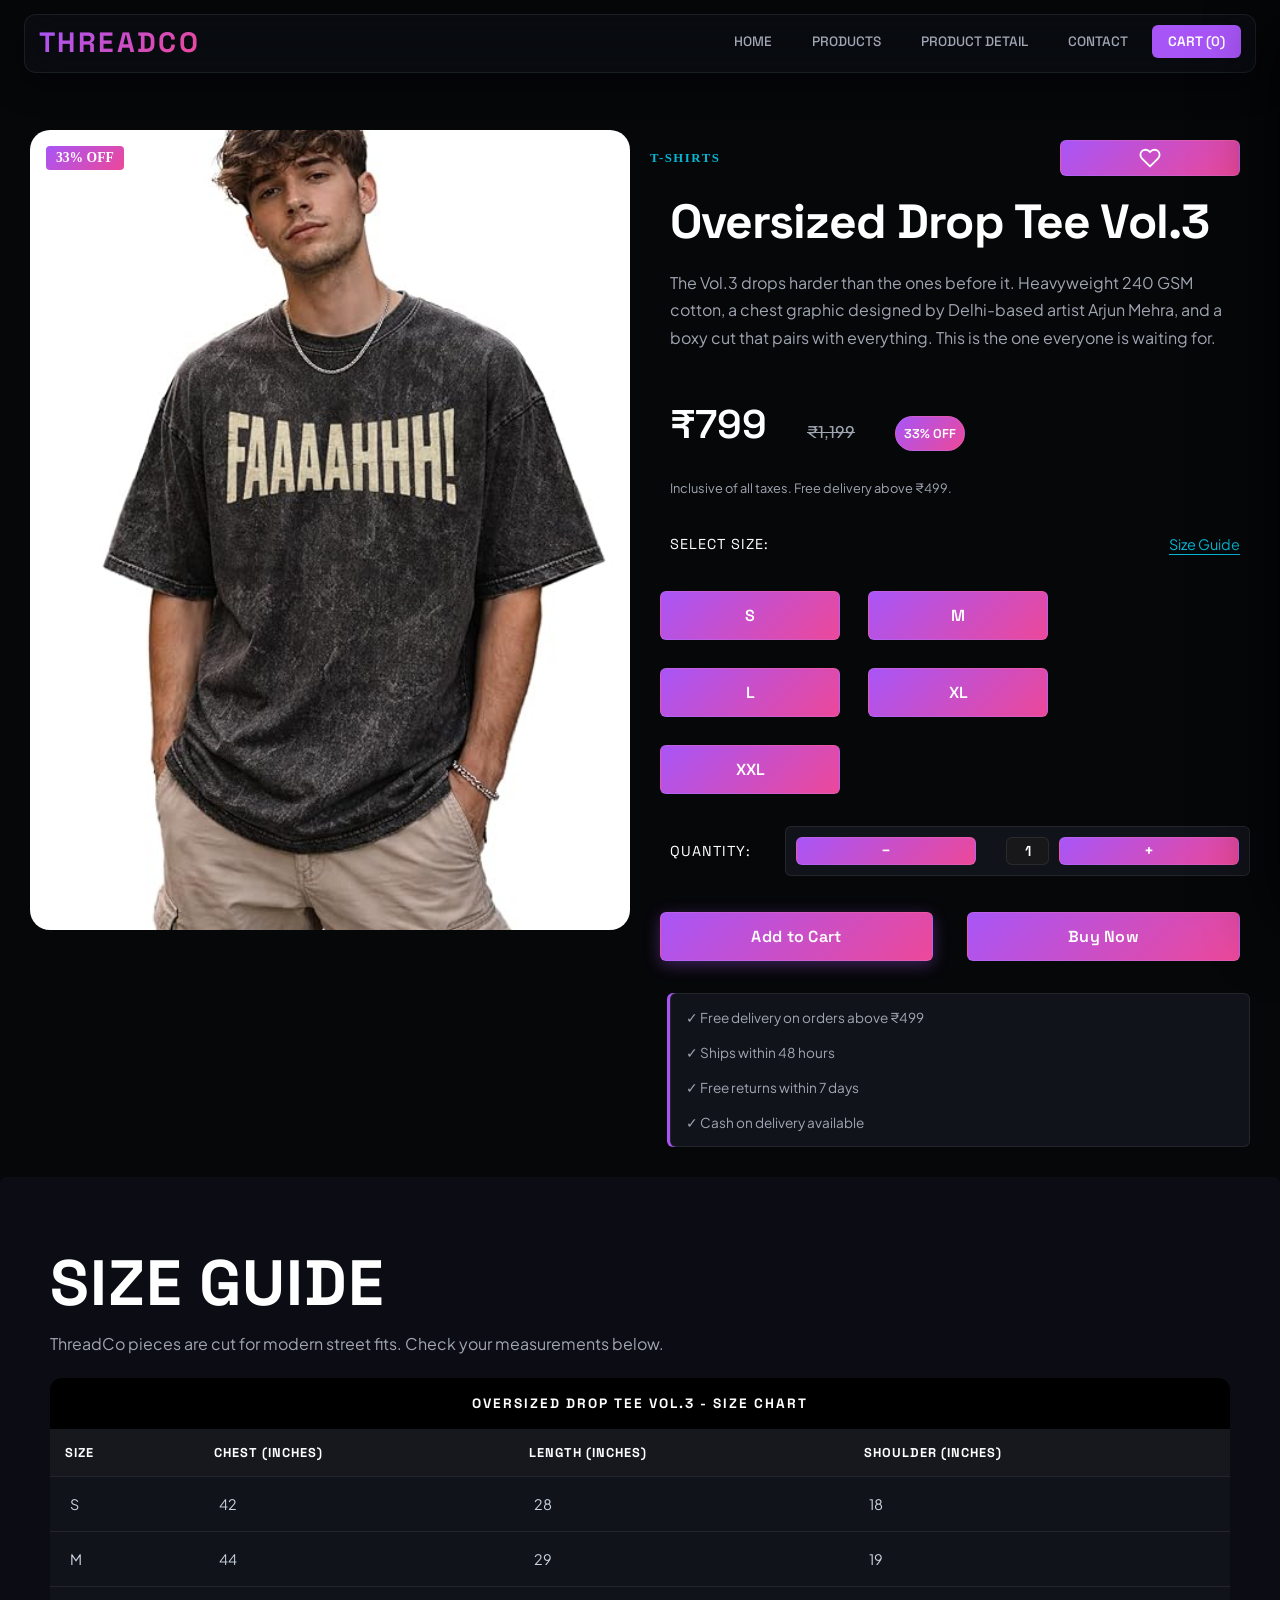
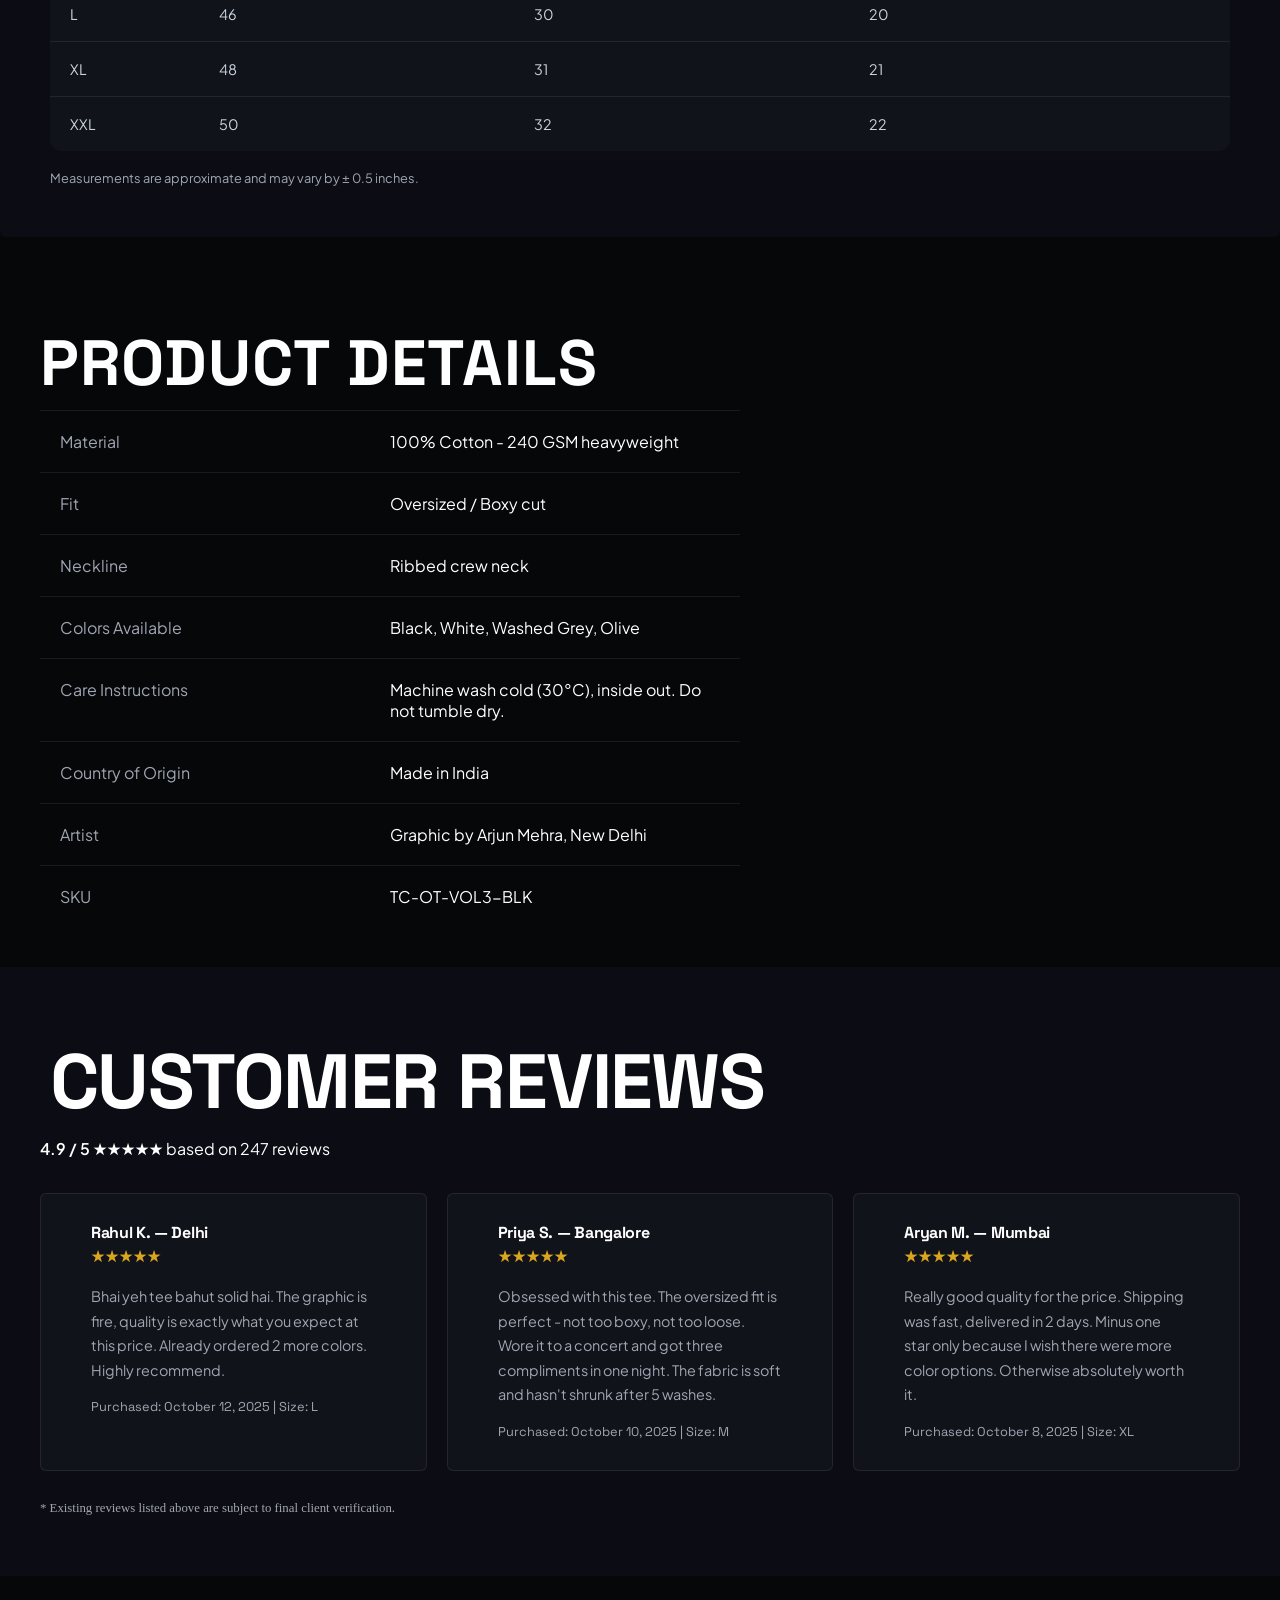
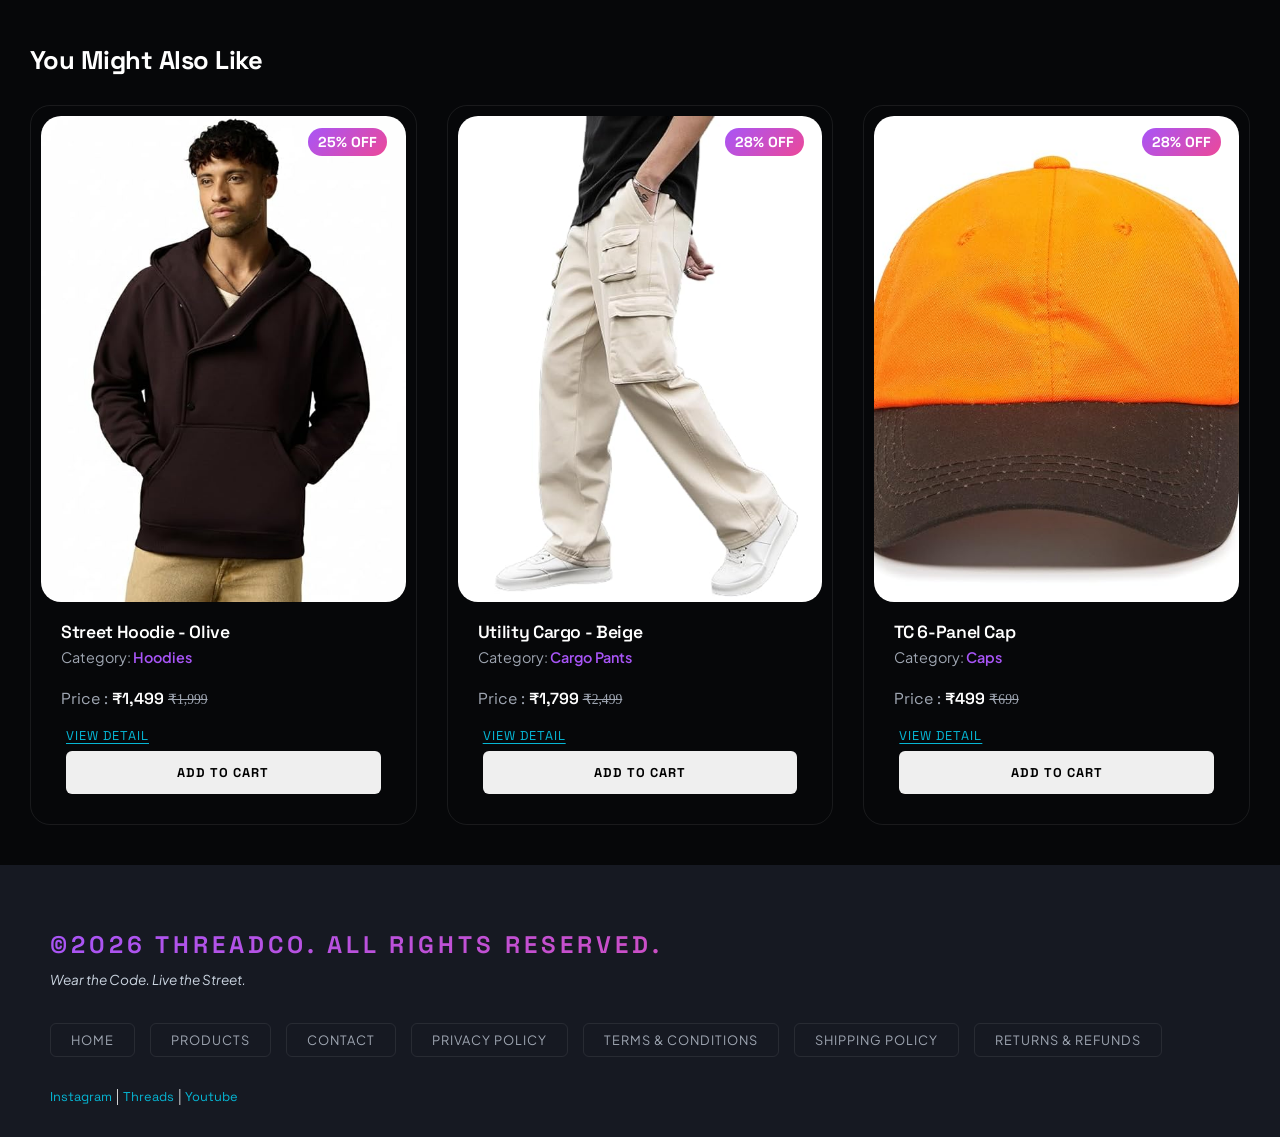
<file: Product detail.html>
<!DOCTYPE html>
<html lang="en">

<head>
    <meta charset="UTF-8">
    <meta name="viewport" content="width=device-width, initial-scale=1.0">
    <title>Oversized Drop Tee Vol.3</title>
    <!-- <style>
        table,
        tr,
        td,
        tfoot,
        th {
            border: 1px solid black;
            border-collapse: collapse;
        }
    </style> -->

    <link rel="stylesheet" href="style.css">
</head>

<body>

    <header>
        <h1><a href="index.html">ThreadCo</a></h1>

        <nav aria-label="Main Navigation">
            <ul>
                <li><a href="index.html">Home</a></li>
                <li><a href="Product.html">Products</a></li>
                <li><a href="Product detail.html">Product Detail</a></li>
                <li><a href="contact.html">Contact</a></li>
                <li><a id="cart" href="cart.html" class="tc-nav-cart">Cart (0)</a></li>
            </ul>
        </nav>
    </header>

    <main>
        <div id="product-detail">
            <section>
                <figure>
                    <img src="product 1.jpg" alt="">
                    <figcaption>Oversized Drop Tee Vol.3 - Black Colorway</figcaption>
                </figure>
            </section>

            <section>
                <h2>Oversized Drop Tee Vol.3</h2>

                <p>The Vol.3 drops harder than the ones before it. Heavyweight 240 GSM cotton, a chest graphic designed
                    by
                    <strong>Delhi-based artist Arjun Mehra</strong>, and a boxy cut that pairs with everything.
                    <em>This is the
                        one everyone is
                        waiting for.</em>
                </p>

                <div>
                    <p>&#8377; 799 &nbsp;&nbsp; <s>&#8377; 1199 </s> &nbsp;&nbsp;<mark>33 % OFF</mark></p>
                </div>

                <small>Inclusive of all taxes. Free delivery above ₹ 499.</small>
                <br><br>
                <div>
                    <label for="size">Select Size : </label>
                    <select name="size" id="size">
                        <option value="--Choose Size--">--Choose Size--</option>
                        <option value="S">S</option>
                        <option value="M">M</option>
                        <option value="L">L</option>
                        <option value="XL">XL</option>
                        <option value="XXL">XXL</option>

                    </select>
                    <a href="#size-guide">Size Guide</a>
                </div>

                <label for="Quantity">Quantity :</label>
                <input type="number" id="Quantity" minlength="1" maxlength="10">

                <button type="button">Add to Cart</button>

                <button type="submit">Buy Now</button>

                <ul>
                    <li>&#10003; Free delivery on orders above ₹ 499</li>
                    <li>&#10003; Ships within 48 hours</li>
                    <li>&#10003; Free returns within 7 days</li>
                    <li>&#10003; Cash on delivery available</li>
                </ul>


            </section>
        </div>

        <section id="size-guide" class="bestsellers">
            <h2>Size Guide</h2>
            <p>ThreadCo tees run <strong>oversized by design</strong>. If you prefer a fitted look, size down.</p>

            <!-- <caption id="caption">ThreadCo Oversized Fit — All measurements in inches</caption> -->
            <table>
                <tr>
                    <th colspan="4">Oversized Drop Tee - Size Chart</th>

                </tr>
                <tr>
                    <th>Size</th>
                    <th>Chest (inches)</th>
                    <th>Length (inches)</th>
                    <th>Shoulder (inches)</th>
                </tr>
                <tr>
                    <td>S</td>
                    <td>42</td>
                    <td>28</td>
                    <td>18</td>
                </tr>
                <tr>
                    <td>M</td>
                    <td>44</td>
                    <td>29</td>
                    <td>19</td>
                </tr>
                <tr>
                    <td>L</td>
                    <td>46</td>
                    <td>30</td>
                    <td>20</td>
                </tr>
                <tr>
                    <td>XL</td>
                    <td>48</td>
                    <td>31</td>
                    <td>21</td>
                </tr>
                <tr>
                    <td>XXL</td>
                    <td>50</td>
                    <td>32</td>
                    <td>22</td>
                </tr>
            </table>
            <br>
            <small>Measurements are approximate and may vary by &#177; 0.5 inches.</small>
        </section>

        <section class="depth-detail">
            <h2>Product Details</h2>

            <dl>
                <div>
                    <dt>Material</dt>
                    <dd>100% Cotton - 240 GSM heavyweight</dd>
                </div>

                <div>
                    <dt>Fit</dt>
                    <dd>Oversized / Boxy cut</dd>
                </div>
                <div>
                    <dt>Neckline</dt>
                    <dd>Ribbed crew neck</dd>
                </div>


                <div>
                    <dt>Colors Available</dt>
                    <dd>Black, White, Washed Grey, Olive</dd>
                </div>

                <div>
                    <dt>Care Instructions</dt>
                    <dd>Machine wash cold (30°C), inside out. Do not tumble dry.</dd>
                </div>
                <div>
                    <dt>Country of Origin</dt>
                    <dd>Made in India &#127470;&#127475;</dd>
                </div>
                <div>
                    <dt>Artist</dt>
                    <dd>Graphic by Arjun Mehra, New Delhi</dd>
                </div>
                <div>
                    <dt>SKU</dt>
                    <dd>TC-OT-VOL3-BLK</dd>
                </div>
            </dl>
        </section>

        <section id="customer-review">
            <h2>Customer Reviews</h2>
            <p><strong>4.9 / 5</strong> &#9733;&#9733;&#9733;&#9733;&#9733; based on 247 reviews</p>

            <div>
                <article>
                    <h3>Rahul K. — Delhi</h3>

                    <p>&#9733;&#9733;&#9733;&#9733;&#9733;</p>
                    <p>Bhai yeh tee bahut solid hai. The graphic is fire, quality is exactly what you expect at this
                        price.
                        Already ordered 2 more colors. <em>Highly recommend</em>.</p>
                    <small>Purchased: October 12, 2025 | Size: L</small>
                </article>

                <article>
                    <h3>Priya S. — Bangalore</h3>

                    <p>&#9733;&#9733;&#9733;&#9733;&#9733;</p>
                    <p>Obsessed with this tee. The oversized fit is perfect - not too boxy, not too loose. Wore it to a
                        concert
                        and got <strong>three compliments</strong> in one night. The fabric is soft and hasn't shrunk
                        after
                        5
                        washes.</p>
                    <small>Purchased: October 10, 2025 | Size: M</small>
                </article>

                <article>
                    <h3>Aryan M. — Mumbai</h3>

                    <p>&#9733;&#9733;&#9733;&#9733;&#9734;</p>
                    <p>Really good quality for the price. Shipping was fast, delivered in 2 days. Minus one star only
                        because I
                        wish there were more color options. Otherwise <em>absolutely worth it.</em></p>
                    <small>Purchased: October 8, 2025 | Size: XL</small>
                </article>
            </div>

        </section>

        <section id="might-like" >
            <h3>You Might Also Like</h3>

            <div>
                <article>

                    <figure>
                        <img src="product 2.jpg" alt="">
                        <figcaption>Street Hoodie - Olive</figcaption>
                    </figure>

                    <h4>Street Hoodie - Olive</h4>

                    <p>Category: Hoodies</p>

                    <p>Price : &#8377;<strong>1499</strong> <s>&#8377;1999</s></p>

                    <p> <mark>25% OFF</mark> </p>
                    <a href="">View Detail</a>
                    <button type="submit">Add to Cart</button>


                </article>

                <article>

                    <figure>
                        <img src="product 3.jpg" alt="">
                        <figcaption>Utility Cargo - Beige</figcaption>
                    </figure>

                    <h4>Utility Cargo - Beige</h4>

                    <p>Category: Cargo Pants</p>

                    <p>Price : &#8377;<strong>1799</strong> <s>&#8377;2499</s></p>

                    <p> <mark>28% OFF</mark> </p>
                    <a href="">View Detail</a>
                    <button type="submit">Add to Cart</button>


                </article>

                <article>

                    <figure>
                        <img src="product 4.jpg" alt="">
                        <figcaption>TC 6-Panel Cape</figcaption>
                    </figure>

                    <h4>TC 6-Panel Cap</h4>

                    <p>Category: Caps</p>

                    <p>Price : &#8377;<strong>499</strong> <s>&#8377;699</s></p>

                    <p> <mark>28% OFF</mark> </p>
                    <a href="">View Detail</a>
                    <button type="submit">Add to Cart</button>


                </article>
            </div>

        </section>
    </main>

    <footer id="footer">
        <p>&copy;2025 ThreadCo. All rights reserved.</p>
        <p><em>Wear the Code. Live the Street.</em></p>

        <nav aria-label="Footer Navigation">
            <ul>
                <li><a href="index.html">Home</a></li>
                <li><a href="Product.html">Products</a></li>
                <li><a href="contact.html">Contact</a></li>
                <li><a href="privacy.html">Privacy Policy</a></li>
                <li><a href="terms.html">Terms & Conditions</a></li>
                <li><a href="shipping.html">Shipping Policy</a></li>
                <li><a href="returns.html">Returns & Refunds</a></li>
            </ul>
        </nav>
        <div>
            <a href="https://instagram.com" target="_blank" rel="noopener noreferrer">Instagram</a> | 
            <a href="https://threads.net" target="_blank" rel="noopener noreferrer">Threads</a> | 
            <a href="https://youtube.com" target="_blank" rel="noopener noreferrer">Youtube</a>
        </div>
    </footer>

    <!-- Scripts -->
    <script src="js/products.js"></script>
    <script src="js/storage.js"></script>
    <script src="js/cart.js"></script>
    <script src="js/ui.js"></script>
    <script src="js/product-page.js"></script>
    <script src="js/forms.js"></script>
    <script src="js/app.js"></script>
</body>

</html>
</file>
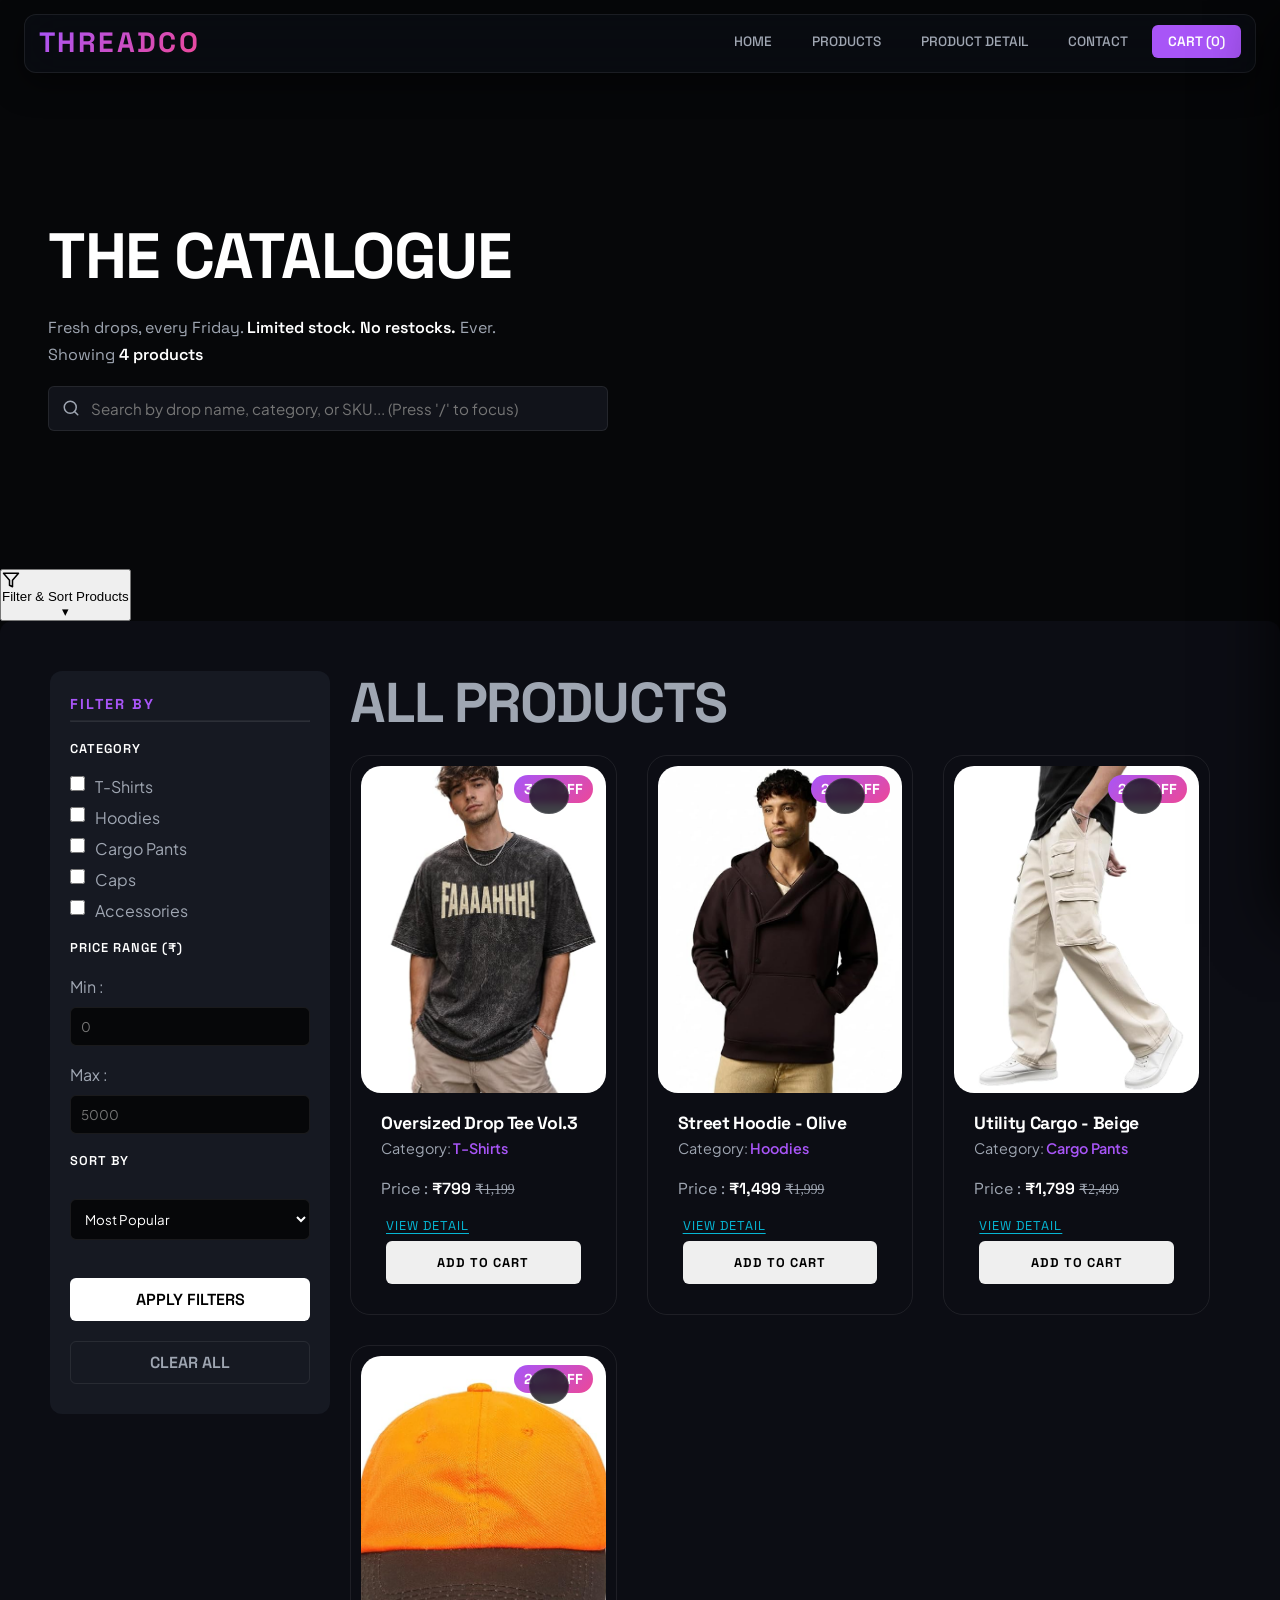
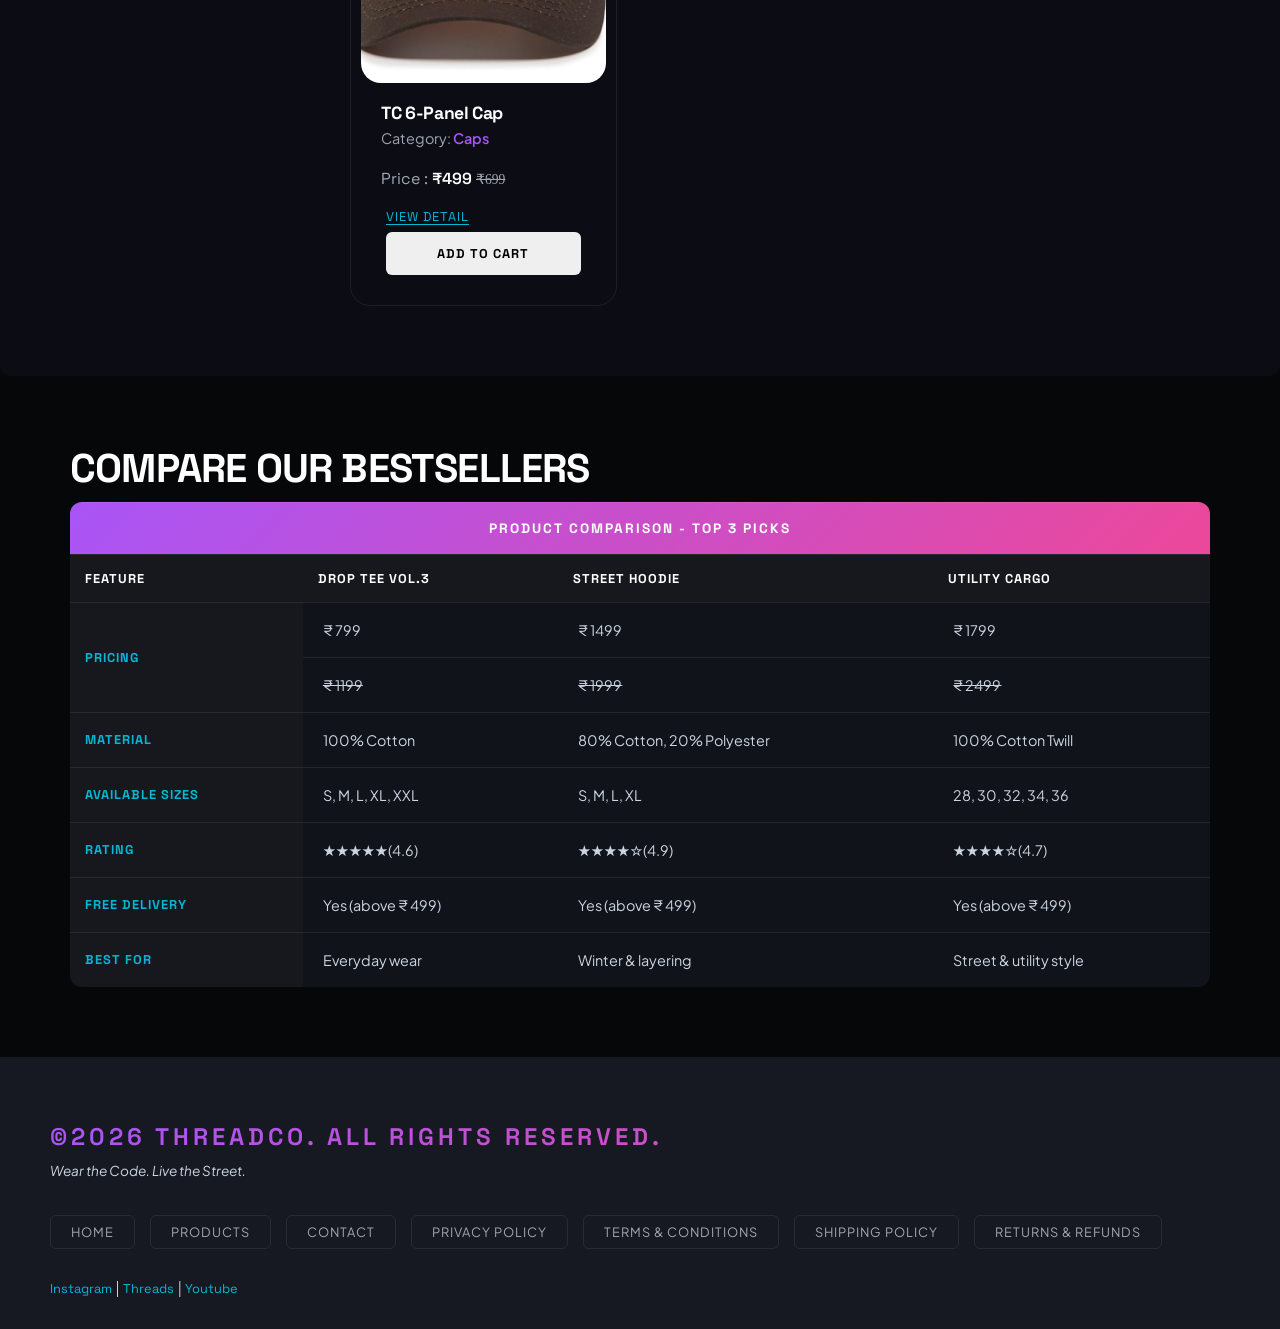
<file: Product.html>
<!DOCTYPE html>
<html lang="en">

<head>
    <meta charset="UTF-8">
    <meta name="viewport" content="width=device-width, initial-scale=1.0">
    <title>ThreadCo - The Catalogue</title>

    <link rel="stylesheet" href="style.css">

</head>

<body>
    <header>
        <h1><a href="index.html">ThreadCo</a></h1>
        <!-- <p><em>Wear the Code. Live the Street.</em></p> -->
        <nav aria-label="Main Navigation">
            <ul>
                <li><a href="index.html">Home</a></li>
                <li><a href="Product.html">Products</a></li>
                <li><a href="Product detail.html">Product Detail</a></li>
                <li><a href="contact.html">Contact</a></li>
                <li><a id="cart" href="cart.html" class="tc-nav-cart">Cart (0)</a></li>
            </ul>
        </nav>
    </header>

    <main>
        <section id="catalogue">
            <h2>The Catalogue</h2>
            <p>Fresh drops, every Friday. <strong>Limited stock. No restocks.</strong> Ever.</p>
            <p>Showing <strong>8 products</strong></p>
        </section>

        <div id="product-layout">
            <section id="sidebar">
                <h3>Filter By</h3>
                <hr>
                <h4>Category</h4>
                <ul>
                    <li>
                        <input type="checkbox" id="tshirt">
                        <label for="tshirt">T-Shirts</label>
                    </li>
                    <li>
                        <input type="checkbox" id="hoodies">
                        <label for="hoodies">Hoodies</label>
                    </li>
                    <li>
                        <input type="checkbox" id="Cargo Pants">
                        <label for="Cargo Pants">Cargo Pants</label>
                    </li>
                    <li>
                        <input type="checkbox" id="caps">
                        <label for="caps">Caps</label>
                    </li>
                    <li>
                        <input type="checkbox" id="Accessories">
                        <label for="Accessories">Accessories</label>
                    </li>

                </ul>

                <h4>Price Range (&#8377;)</h4>

                <label for="Minimum">Min :</label>
                <input type="number" id="Minimum" placeholder="0" min="0">
                <br><br>
                <label for="Maximum">Max :</label>
                <input type="number" id="Maximum" placeholder="5000" max="5000">

                <h4>Sort By</h4>


                <select name="Sort By" id="sort By">
                    <option value="Most Popular">Most Popular</option>
                    <option value="Price : Low to High">Price : Low to High</option>
                    <option value="Price : High to Low">Price : High to Low</option>
                    <option value="Newest First">Newest First</option>
                </select>
                <br><br>
                <button type="button">Apply Filters</button>
                <button type="reset">Clear All</button>


            </section>

            <section id="main-product">
                <h2>All Products</h2>

                <div id="grid">

                    <article>

                        <figure>
                            <img src="product 1.jpg" alt="">
                            <figcaption>Oversized Drop Tee Vol.3</figcaption>
                        </figure>

                        <h3>Oversized Drop Tee Vol.3</h3>

                        <p>Category: <span> T-Shirts</span> </p>

                        <p>Pirce :<strong> &#8377; 799</strong> <s>&#8377;1199</s></p>

                        <p> <mark>33% OFF</mark> </p>
                        <a href="">View Detail</a>
                        <button type="submit">Add to Cart</button>


                    </article>

                    <article>

                        <figure>
                            <img src="product 2.jpg" alt="">
                            <figcaption>Street Hoodie - Olive</figcaption>
                        </figure>

                        <h3>Street Hoodie - Olive</h3>

                        <p>Category: <span>Hoodies</span> </p>

                        <p>Price : &#8377;<strong>1499</strong> <s>&#8377;1999</s></p>

                        <p> <mark>25% OFF</mark> </p>
                        <a href="">View Detail</a>
                        <button type="submit">Add to Cart</button>


                    </article>

                    <article>

                        <figure>
                            <img src="product 3.jpg" alt="">
                            <figcaption>Utility Cargo - Beige</figcaption>
                        </figure>

                        <h3>Utility Cargo - Beige</h3>

                        <p>Category: <span>Cargo Pants</span> </p>

                        <p>Price : &#8377;<strong>1799</strong> <s>&#8377;2499</s></p>

                        <p> <mark>28% OFF</mark> </p>
                        <a href="">View Detail</a>
                        <button type="submit">Add to Cart</button>


                    </article>

                    <article>

                        <figure>
                            <img src="product 4.jpg" alt="">
                            <figcaption>TC 6-Panel Cape</figcaption>
                        </figure>

                        <h3>TC 6-Panel Cap</h3>

                        <p>Category: <span>Caps</span> </p>

                        <p>Price : &#8377;<strong>499</strong> <s>&#8377;699</s></p>

                        <p> <mark>28% OFF</mark> </p>
                        <a href="">View Detail</a>
                        <button type="submit">Add to Cart</button>


                    </article>

                    <article>

                        <figure>
                            <img src="product 1.jpg" alt="">
                            <figcaption>Oversized Drop Tee Vol.3</figcaption>
                        </figure>

                        <h3>Oversized Drop Tee Vol.3</h3>

                        <p>Category: <span>T-Shirts</span></p>

                        <p>Pirce : &#8377;<strong>799</strong> <s>&#8377;1199</s></p>

                        <p> <mark>33% OFF</mark> </p>
                        <a href="">View Detail</a>
                        <button type="submit">Add to Cart</button>


                    </article>

                    <article>

                        <figure>
                            <img src="product 2.jpg" alt="">
                            <figcaption>Street Hoodie - Olive</figcaption>
                        </figure>

                        <h3>Street Hoodie - Olive</h3>

                        <p>Category: <span>Hoodies</span></p>

                        <p>Price : &#8377;<strong>1499</strong> <s>&#8377;1999</s></p>

                        <p> <mark>25% OFF</mark> </p>
                        <a href="">View Detail</a>
                        <button type="submit">Add to Cart</button>


                    </article>

                    <article>

                        <figure>
                            <img src="product 3.jpg" alt="">
                            <figcaption>Utility Cargo - Beige</figcaption>
                        </figure>

                        <h3>Utility Cargo - Beige</h3>

                        <p>Category: <span>Cargo Pants</span></p>

                        <p>Price : &#8377;<strong>1799</strong> <s>&#8377;2499</s></p>

                        <p> <mark>28% OFF</mark> </p>
                        <a href="">View Detail</a>
                        <button type="submit">Add to Cart</button>


                    </article>

                    <article>

                        <figure>
                            <img src="product 4.jpg" alt="">
                            <figcaption>TC 6-Panel Cape</figcaption>
                        </figure>

                        <h3>TC 6-Panel Cap</h3>

                        <p>Category: <span>Caps</span></p>

                        <p>Price : &#8377;<strong>499</strong> <s>&#8377;699</s></p>

                        <p> <mark>28% OFF</mark> </p>
                        <a href="">View Detail</a>
                        <button type="submit">Add to Cart</button>


                    </article>
                </div>
            </section>
        </div>

        <section class="bestsellers">
            <h2>Compare Our Bestsellers</h2>
            <!-- <p>Not sure which to pick? Here is a side-by-side breakdown.</p> -->

            <div id="product-table" >
                <table>
                    <tr>
                        <th colspan="4">Product Comparison - Top 3 Picks</th>
                    </tr>
                    <tr>
                        <th>Feature</th>
                        <th>Drop Tee Vol.3</th>
                        <th>Street Hoodie</th>
                        <th>Utility Cargo</th>
                    </tr>
                    <tr>
                        <th rowspan="2">Pricing</th>
                        <td>&#8377; 799</td>
                        <td>&#8377; 1499</td>
                        <td>&#8377; 1799</td>
                    </tr>
                    <tr>
                        <td><s>&#8377; 1199</s></td>
                        <td><s>&#8377; 1999</s></td>
                        <td><s>&#8377; 2499</s></td>
                    </tr>
                    <tr>
                        <th>Material</th>
                        <td>100% Cotton</td>
                        <td>80% Cotton, 20% Polyester</td>
                        <td>100% Cotton Twill</td>
                    </tr>

                    <tr>
                        <th>Available Sizes</th>
                        <td>S, M, L, XL, XXL</td>
                        <td>S, M, L, XL</td>
                        <td>28, 30, 32, 34, 36</td>
                    </tr>
                    <tr>
                        <th>Rating</th>
                        <td>&#9733;&#9733;&#9733;&#9733;&#9733;(4.6)</td>
                        <td>&#9733;&#9733;&#9733;&#9733;&#9734;(4.9)</td>
                        <td>&#9733;&#9733;&#9733;&#9733;&#9734;(4.7)</td>
                    </tr>
                    <tr>
                        <th>Free Delivery</th>
                        <td>Yes (above &#8377; 499)</td>
                        <td>Yes (above &#8377; 499)</td>
                        <td>Yes (above &#8377; 499)</td>
                    </tr>
                    <tr>
                        <th>Best For</th>
                        <td>Everyday wear</td>
                        <td>Winter & layering</td>
                        <td>Street & utility style</td>
                    </tr>
                </table>
            </div>
        </section>

    </main>

    <footer id="footer">
        <p>&copy;2025 ThreadCo. All rights reserved.</p>
        <p><em>Wear the Code. Live the Street.</em></p>

        <nav aria-label="Footer Navigation">
            <ul>
                <li><a href="index.html">Home</a></li>
                <li><a href="Product.html">Products</a></li>
                <li><a href="contact.html">Contact</a></li>
                <li><a href="privacy.html">Privacy Policy</a></li>
                <li><a href="terms.html">Terms & Conditions</a></li>
                <li><a href="shipping.html">Shipping Policy</a></li>
                <li><a href="returns.html">Returns & Refunds</a></li>
            </ul>
        </nav>
        <div>
            <a href="https://instagram.com" target="_blank" rel="noopener noreferrer">Instagram</a> | 
            <a href="https://threads.net" target="_blank" rel="noopener noreferrer">Threads</a> | 
            <a href="https://youtube.com" target="_blank" rel="noopener noreferrer">Youtube</a>
        </div>
    </footer>

    <!-- Scripts -->
    <script src="js/products.js"></script>
    <script src="js/storage.js"></script>
    <script src="js/cart.js"></script>
    <script src="js/ui.js"></script>
    <script src="js/catalog.js"></script>
    <script src="js/forms.js"></script>
    <script src="js/app.js"></script>
</body>

</html>
</file>
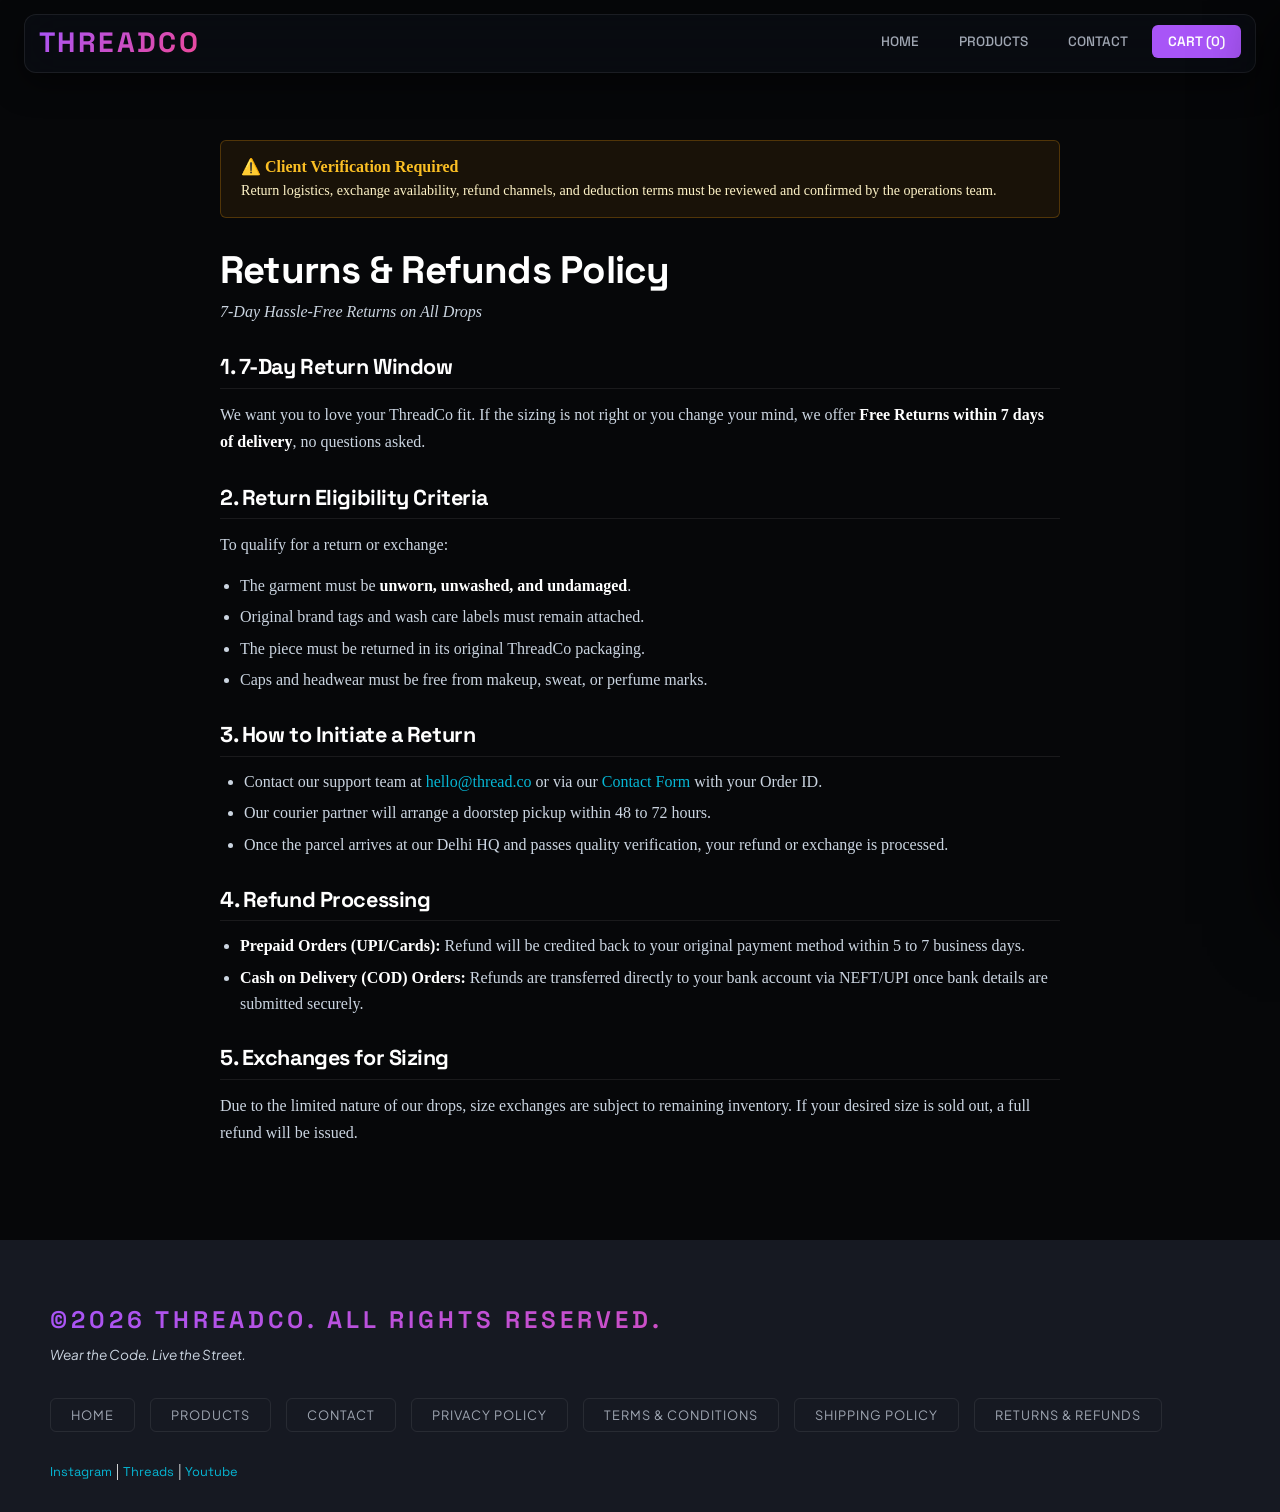
<file: returns.html>
<!doctype html>
<html lang="en">
<head>
  <meta charset="UTF-8" />
  <meta name="viewport" content="width=device-width, initial-scale=1.0" />
  <title>Returns & Refunds Policy | ThreadCo - Wear the Code</title>
  <meta name="description" content="ThreadCo 7-day return policy, exchange criteria, and refund processing details." />
  <link rel="stylesheet" href="style.css" />
</head>

<body>
  <header>
    <h1><a href="index.html">ThreadCo</a></h1>
    <nav aria-label="Main Navigation">
      <ul>
        <li><a href="index.html">Home</a></li>
        <li><a href="Product.html">Products</a></li>
        <li><a href="contact.html">Contact</a></li>
        <li><a id="cart" href="cart.html" class="tc-nav-cart">Cart (0)</a></li>
      </ul>
    </nav>
  </header>

  <main>
    <section class="tc-policy-section">
      <div class="tc-client-verify-banner">
        <strong>⚠️ Client Verification Required</strong>
        <p>Return logistics, exchange availability, refund channels, and deduction terms must be reviewed and confirmed by the operations team.</p>
      </div>

      <div class="tc-policy-content">
        <h1>Returns & Refunds Policy</h1>
        <p><em>7-Day Hassle-Free Returns on All Drops</em></p>

        <h2>1. 7-Day Return Window</h2>
        <p>We want you to love your ThreadCo fit. If the sizing is not right or you change your mind, we offer <strong>Free Returns within 7 days of delivery</strong>, no questions asked.</p>

        <h2>2. Return Eligibility Criteria</h2>
        <p>To qualify for a return or exchange:</p>
        <ul>
          <li>The garment must be <strong>unworn, unwashed, and undamaged</strong>.</li>
          <li>Original brand tags and wash care labels must remain attached.</li>
          <li>The piece must be returned in its original ThreadCo packaging.</li>
          <li>Caps and headwear must be free from makeup, sweat, or perfume marks.</li>
        </ul>

        <h2>3. How to Initiate a Return</h2>
        <ol style="margin-left: 24px; margin-bottom: 20px; color: var(--color-text-muted); line-height: 1.8;">
          <li>Contact our support team at <a href="mailto:hello@thread.co" style="color: var(--color-accent);">hello@thread.co</a> or via our <a href="contact.html" style="color: var(--color-accent);">Contact Form</a> with your Order ID.</li>
          <li>Our courier partner will arrange a doorstep pickup within 48 to 72 hours.</li>
          <li>Once the parcel arrives at our Delhi HQ and passes quality verification, your refund or exchange is processed.</li>
        </ol>

        <h2>4. Refund Processing</h2>
        <ul>
          <li><strong>Prepaid Orders (UPI/Cards):</strong> Refund will be credited back to your original payment method within 5 to 7 business days.</li>
          <li><strong>Cash on Delivery (COD) Orders:</strong> Refunds are transferred directly to your bank account via NEFT/UPI once bank details are submitted securely.</li>
        </ul>

        <h2>5. Exchanges for Sizing</h2>
        <p>Due to the limited nature of our drops, size exchanges are subject to remaining inventory. If your desired size is sold out, a full refund will be issued.</p>
      </div>
    </section>
  </main>

  <footer id="footer">
    <p>&copy;2025 ThreadCo. All rights reserved.</p>
    <p><em>Wear the Code. Live the Street.</em></p>

    <nav aria-label="Footer Navigation">
      <ul>
        <li><a href="index.html">Home</a></li>
        <li><a href="Product.html">Products</a></li>
        <li><a href="contact.html">Contact</a></li>
        <li><a href="privacy.html">Privacy Policy</a></li>
        <li><a href="terms.html">Terms & Conditions</a></li>
        <li><a href="shipping.html">Shipping Policy</a></li>
        <li><a href="returns.html">Returns & Refunds</a></li>
      </ul>
    </nav>
    <div>
      <a href="https://instagram.com" target="_blank" rel="noopener noreferrer">Instagram</a> | 
      <a href="https://threads.net" target="_blank" rel="noopener noreferrer">Threads</a> | 
      <a href="https://youtube.com" target="_blank" rel="noopener noreferrer">Youtube</a>
    </div>
  </footer>

  <!-- Scripts -->
  <script src="js/products.js"></script>
  <script src="js/storage.js"></script>
  <script src="js/cart.js"></script>
  <script src="js/ui.js"></script>
  <script src="js/app.js"></script>
</body>
</html>
</file>
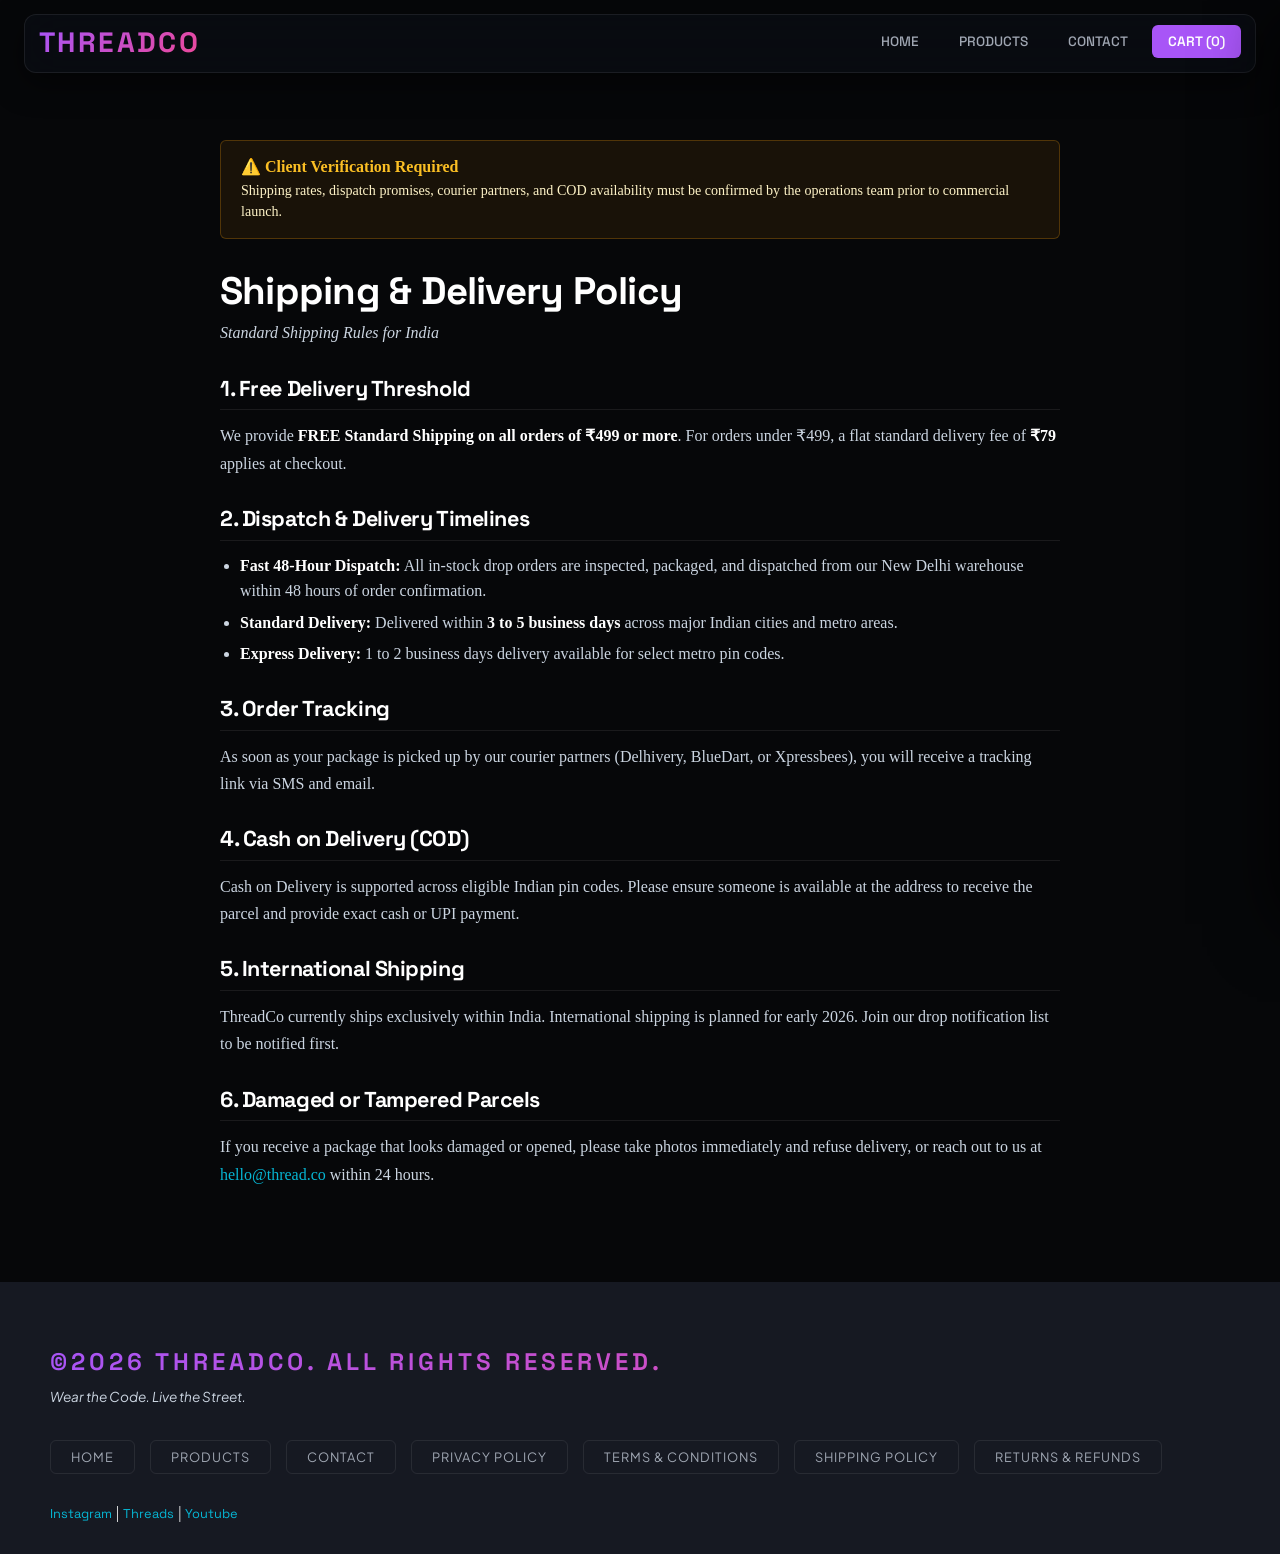
<file: shipping.html>
<!doctype html>
<html lang="en">
<head>
  <meta charset="UTF-8" />
  <meta name="viewport" content="width=device-width, initial-scale=1.0" />
  <title>Shipping & Delivery Policy | ThreadCo - Wear the Code</title>
  <meta name="description" content="Shipping policy, free delivery thresholds, delivery timelines, and courier partners for ThreadCo orders across India." />
  <link rel="stylesheet" href="style.css" />
</head>

<body>
  <header>
    <h1><a href="index.html">ThreadCo</a></h1>
    <nav aria-label="Main Navigation">
      <ul>
        <li><a href="index.html">Home</a></li>
        <li><a href="Product.html">Products</a></li>
        <li><a href="contact.html">Contact</a></li>
        <li><a id="cart" href="cart.html" class="tc-nav-cart">Cart (0)</a></li>
      </ul>
    </nav>
  </header>

  <main>
    <section class="tc-policy-section">
      <div class="tc-client-verify-banner">
        <strong>⚠️ Client Verification Required</strong>
        <p>Shipping rates, dispatch promises, courier partners, and COD availability must be confirmed by the operations team prior to commercial launch.</p>
      </div>

      <div class="tc-policy-content">
        <h1>Shipping & Delivery Policy</h1>
        <p><em>Standard Shipping Rules for India</em></p>

        <h2>1. Free Delivery Threshold</h2>
        <p>We provide <strong>FREE Standard Shipping on all orders of ₹499 or more</strong>. For orders under ₹499, a flat standard delivery fee of <strong>₹79</strong> applies at checkout.</p>

        <h2>2. Dispatch & Delivery Timelines</h2>
        <ul>
          <li><strong>Fast 48-Hour Dispatch:</strong> All in-stock drop orders are inspected, packaged, and dispatched from our New Delhi warehouse within 48 hours of order confirmation.</li>
          <li><strong>Standard Delivery:</strong> Delivered within <strong>3 to 5 business days</strong> across major Indian cities and metro areas.</li>
          <li><strong>Express Delivery:</strong> 1 to 2 business days delivery available for select metro pin codes.</li>
        </ul>

        <h2>3. Order Tracking</h2>
        <p>As soon as your package is picked up by our courier partners (Delhivery, BlueDart, or Xpressbees), you will receive a tracking link via SMS and email.</p>

        <h2>4. Cash on Delivery (COD)</h2>
        <p>Cash on Delivery is supported across eligible Indian pin codes. Please ensure someone is available at the address to receive the parcel and provide exact cash or UPI payment.</p>

        <h2>5. International Shipping</h2>
        <p>ThreadCo currently ships exclusively within India. International shipping is planned for early 2026. Join our drop notification list to be notified first.</p>

        <h2>6. Damaged or Tampered Parcels</h2>
        <p>If you receive a package that looks damaged or opened, please take photos immediately and refuse delivery, or reach out to us at <a href="mailto:hello@thread.co" style="color: var(--color-accent);">hello@thread.co</a> within 24 hours.</p>
      </div>
    </section>
  </main>

  <footer id="footer">
    <p>&copy;2025 ThreadCo. All rights reserved.</p>
    <p><em>Wear the Code. Live the Street.</em></p>

    <nav aria-label="Footer Navigation">
      <ul>
        <li><a href="index.html">Home</a></li>
        <li><a href="Product.html">Products</a></li>
        <li><a href="contact.html">Contact</a></li>
        <li><a href="privacy.html">Privacy Policy</a></li>
        <li><a href="terms.html">Terms & Conditions</a></li>
        <li><a href="shipping.html">Shipping Policy</a></li>
        <li><a href="returns.html">Returns & Refunds</a></li>
      </ul>
    </nav>
    <div>
      <a href="https://instagram.com" target="_blank" rel="noopener noreferrer">Instagram</a> | 
      <a href="https://threads.net" target="_blank" rel="noopener noreferrer">Threads</a> | 
      <a href="https://youtube.com" target="_blank" rel="noopener noreferrer">Youtube</a>
    </div>
  </footer>

  <!-- Scripts -->
  <script src="js/products.js"></script>
  <script src="js/storage.js"></script>
  <script src="js/cart.js"></script>
  <script src="js/ui.js"></script>
  <script src="js/app.js"></script>
</body>
</html>
</file>
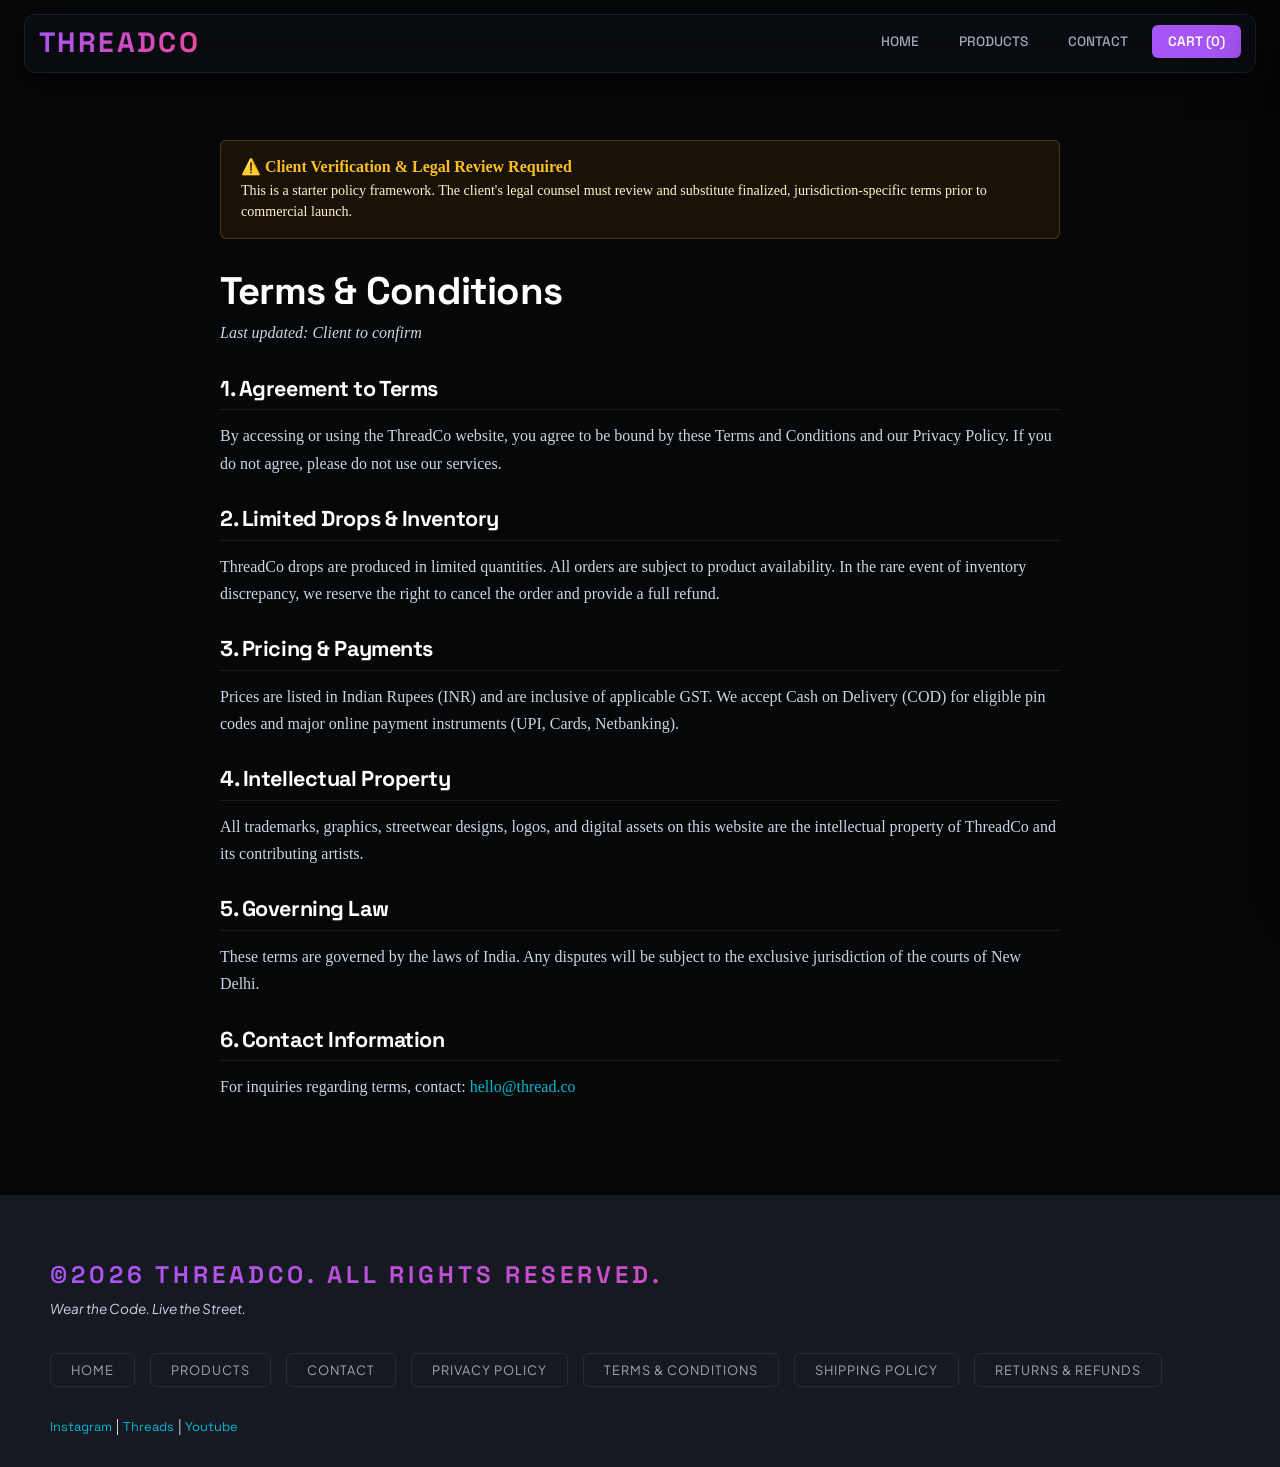
<file: terms.html>
<!doctype html>
<html lang="en">
<head>
  <meta charset="UTF-8" />
  <meta name="viewport" content="width=device-width, initial-scale=1.0" />
  <title>Terms & Conditions | ThreadCo - Wear the Code</title>
  <meta name="description" content="Terms and Conditions governing the use of the ThreadCo ecommerce platform and purchase of limited drops." />
  <link rel="stylesheet" href="style.css" />
</head>

<body>
  <header>
    <h1><a href="index.html">ThreadCo</a></h1>
    <nav aria-label="Main Navigation">
      <ul>
        <li><a href="index.html">Home</a></li>
        <li><a href="Product.html">Products</a></li>
        <li><a href="contact.html">Contact</a></li>
        <li><a id="cart" href="cart.html" class="tc-nav-cart">Cart (0)</a></li>
      </ul>
    </nav>
  </header>

  <main>
    <section class="tc-policy-section">
      <div class="tc-client-verify-banner">
        <strong>⚠️ Client Verification & Legal Review Required</strong>
        <p>This is a starter policy framework. The client's legal counsel must review and substitute finalized, jurisdiction-specific terms prior to commercial launch.</p>
      </div>

      <div class="tc-policy-content">
        <h1>Terms & Conditions</h1>
        <p><em>Last updated: Client to confirm</em></p>

        <h2>1. Agreement to Terms</h2>
        <p>By accessing or using the ThreadCo website, you agree to be bound by these Terms and Conditions and our Privacy Policy. If you do not agree, please do not use our services.</p>

        <h2>2. Limited Drops & Inventory</h2>
        <p>ThreadCo drops are produced in limited quantities. All orders are subject to product availability. In the rare event of inventory discrepancy, we reserve the right to cancel the order and provide a full refund.</p>

        <h2>3. Pricing & Payments</h2>
        <p>Prices are listed in Indian Rupees (INR) and are inclusive of applicable GST. We accept Cash on Delivery (COD) for eligible pin codes and major online payment instruments (UPI, Cards, Netbanking).</p>

        <h2>4. Intellectual Property</h2>
        <p>All trademarks, graphics, streetwear designs, logos, and digital assets on this website are the intellectual property of ThreadCo and its contributing artists.</p>

        <h2>5. Governing Law</h2>
        <p>These terms are governed by the laws of India. Any disputes will be subject to the exclusive jurisdiction of the courts of New Delhi.</p>

        <h2>6. Contact Information</h2>
        <p>For inquiries regarding terms, contact: <a href="mailto:hello@thread.co" style="color: var(--color-accent);">hello@thread.co</a></p>
      </div>
    </section>
  </main>

  <footer id="footer">
    <p>&copy;2025 ThreadCo. All rights reserved.</p>
    <p><em>Wear the Code. Live the Street.</em></p>

    <nav aria-label="Footer Navigation">
      <ul>
        <li><a href="index.html">Home</a></li>
        <li><a href="Product.html">Products</a></li>
        <li><a href="contact.html">Contact</a></li>
        <li><a href="privacy.html">Privacy Policy</a></li>
        <li><a href="terms.html">Terms & Conditions</a></li>
        <li><a href="shipping.html">Shipping Policy</a></li>
        <li><a href="returns.html">Returns & Refunds</a></li>
      </ul>
    </nav>
    <div>
      <a href="https://instagram.com" target="_blank" rel="noopener noreferrer">Instagram</a> | 
      <a href="https://threads.net" target="_blank" rel="noopener noreferrer">Threads</a> | 
      <a href="https://youtube.com" target="_blank" rel="noopener noreferrer">Youtube</a>
    </div>
  </footer>

  <!-- Scripts -->
  <script src="js/products.js"></script>
  <script src="js/storage.js"></script>
  <script src="js/cart.js"></script>
  <script src="js/ui.js"></script>
  <script src="js/app.js"></script>
</body>
</html>
</file>
<file: style.css>
@import url("https://fonts.googleapis.com/css2?family=Plus+Jakarta+Sans:wght@300;400;500;600;700;800&family=Space+Grotesk:wght@400;500;600;700;800&display=swap");

* {
  padding: 0;
  margin: 0;
  box-sizing: border-box;
}

html {
  font-size: 16px;
  scroll-behavior: smooth;
  scroll-padding-top: calc(var(--header-height, 72px) + 20px);
  -webkit-text-size-adjust: 100%;
  text-size-adjust: 100%;
}

:root {
  /* Layout Dimensions & Transitions */
  --header-height: 72px;
  --header-height-mobile: 64px;
  --container-max: 1320px;
  --transition-smooth: all 0.28s cubic-bezier(0.16, 1, 0.3, 1);

  /* Brand Theme Colors */
  --color-primary: #a855f7;
  --color-primary-glow: rgba(168, 85, 247, 0.25);
  --color-secondary: #ec4899;
  --color-secondary-glow: rgba(236, 72, 153, 0.25);
  --color-accent: #06b6d4;

  /* Base & Layout Backgrounds */
  --color-bg-base: #060709;
  --color-bg-section: #0c0d14;
  --color-bg-footer: #161922;
  --color-surface: #11131a;
  --color-surface-muted: #1e212f;

  /* Borders */
  --color-border: rgba(255, 255, 255, 0.08);

  /* Typography Text Colors */
  --white: #ffffff;
  --color-text-body: #cbd5e1;
  --color-text-muted: #9fa6b2;
  --font-display: "Space Grotesk", -apple-system, BlinkMacSystemFont, "Segoe UI", Roboto, sans-serif;
  --font-body: "Plus Jakarta Sans", -apple-system, BlinkMacSystemFont, "Segoe UI", Roboto, sans-serif;
  --radius-sm: 6px;
  --radius-md: 12px;
  --radius-lg: 20px;
  --shadow-sm: 0 4px 12px rgba(0, 0, 0, 0.5);
  --shadow-md: 0 12px 36px rgba(0, 0, 0, 0.7);
  --shadow-lg: 0 24px 64px rgba(0, 0, 0, 0.9);
  --gradient-accent: linear-gradient(
    135deg,
    var(--color-primary) 0%,
    var(--color-secondary) 100%
  );
  --gradient-secondary: linear-gradient(
    135deg,
    var(--color-accent) 0%,
    #3b82f6 100%
  );
}

h1,
h2,
h3,
h4,
h5,
h6 {
  font-family: var(--font-display);
  font-weight: 700;
  line-height: 1.15;
  letter-spacing: -0.02em;
  color: var(--white);
}

h1 {
  font-size: clamp(1.85rem, 5vw, 3.5rem);
}

h2 {
  font-size: clamp(1.4rem, 3.5vw, 2.5rem);
}

h3 {
  font-size: clamp(1.15rem, 2.5vw, 1.6rem);
}

h4 {
  font-size: 1.125rem;
  font-weight: 600;
}

p {
  font-size: 1rem;
  line-height: 1.7;
  color: var(--color-text-muted);
}

small {
  font-size: 0.8rem;
  color: var(--color-text-muted);
}

strong {
  color: var(--white);
  font-weight: 600;
}

em {
  color: var(--color-text-body);
}

body {
  background-color: var(--color-bg-base);
  padding: 0;
  margin: 0;
  width: 100%;
  max-width: 100%;
  overflow-x: hidden;
  -webkit-font-smoothing: antialiased;
  -moz-osx-font-smoothing: grayscale;
  text-rendering: optimizeLegibility;
}

body.tc-no-scroll {
  overflow: hidden !important;
  touch-action: none;
}

img,
video,
canvas,
svg {
  max-width: 100%;
  height: auto;
  display: block;
}

button,
a,
input,
select,
textarea {
  touch-action: manipulation;
}

ul {
  list-style: none;
}

a {
  text-decoration: none;
  color: inherit;
}

/* Glassmorphic Centered Floating Header (Desktop default) */
header {
  position: fixed;
  top: 14px;
  left: 50%;
  transform: translateX(-50%);
  width: calc(100% - 48px);
  max-width: var(--container-max);
  background: rgba(10, 12, 18, 0.85);
  backdrop-filter: blur(20px);
  -webkit-backdrop-filter: blur(20px);
  border: 1px solid var(--color-border);
  border-radius: var(--radius-md);
  padding: 14px 24px;
  display: flex;
  justify-content: space-between;
  align-items: center;
  text-transform: uppercase;
  z-index: 1000;
  box-shadow: 0 10px 30px rgba(0, 0, 0, 0.5);
  transition: var(--transition-smooth);
  box-sizing: border-box;
}

header h1 {
  font-size: 1.75rem;
  letter-spacing: 0.15rem;
  margin: 0;
  line-height: 1;
}

header h1 a {
  background: var(--gradient-accent);
  -webkit-background-clip: text;
  background-clip: text;
  color: transparent;
  display: inline-block;
}

header nav ul {
  display: flex;
  align-items: center;
  gap: 8px;
}

header nav a {
  color: var(--color-text-muted);
  font-family: var(--font-display);
  padding: 8px 16px;
  border-radius: var(--radius-sm);
  font-size: 0.85rem;
  font-weight: 500;
  white-space: nowrap;
  display: inline-block;
  transition: var(--transition-smooth);
}

header nav a:hover {
  color: var(--white);
  background-color: rgba(255, 255, 255, 0.08);
}

#cart {
  background-color: var(--color-primary);
  color: var(--white);
}

#cart:hover {
  background-color: var(--color-secondary);
}

/* Header Actions for Mobile/Tablet */
.tc-header-actions {
  display: none;
  align-items: center;
  gap: 12px;
}

.tc-mobile-cart-btn {
  display: none;
  position: relative;
  color: #fff;
  padding: 8px;
  align-items: center;
  justify-content: center;
  border-radius: var(--radius-sm);
  background: rgba(255, 255, 255, 0.05);
  border: 1px solid var(--color-border);
  transition: var(--transition-smooth);
}

.tc-mobile-cart-btn:hover {
  background: rgba(255, 255, 255, 0.12);
  border-color: var(--color-primary);
}

.tc-mobile-cart-badge {
  position: absolute;
  top: -4px;
  right: -4px;
  background: var(--gradient-accent);
  color: #fff;
  font-size: 0.7rem;
  font-weight: 700;
  font-family: var(--font-display);
  width: 18px;
  height: 18px;
  border-radius: 50%;
  display: inline-flex;
  align-items: center;
  justify-content: center;
  border: 2px solid var(--color-bg-base);
  box-shadow: 0 2px 6px rgba(0, 0, 0, 0.5);
}

/* Backdrop for Mobile Navigation Overlay */
.tc-mobile-nav-backdrop {
  position: fixed;
  inset: 0;
  background: rgba(0, 0, 0, 0.7);
  backdrop-filter: blur(6px);
  -webkit-backdrop-filter: blur(6px);
  opacity: 0;
  visibility: hidden;
  pointer-events: none;
  transition: opacity 0.28s ease, visibility 0.28s;
  z-index: 998;
}

.tc-mobile-nav-backdrop.is-open {
  opacity: 1;
  visibility: visible;
  pointer-events: auto;
}

main {
  padding-top: 100px;
  min-height: 80vh;
}

#hero {
  min-height: calc(100vh - 100px);
  height: auto;
  display: flex;
  justify-content: space-between;
  align-items: center;
  padding: 60px 40px 10px 40px;
  overflow: hidden;
}
.lefthero {
  max-width: 550px;
  display: flex;
  flex-direction: column;
  gap: 30px;
}
.lefthero h2 {
  text-transform: uppercase;
  /* font-size: 5rem; */
  font-size: clamp(3rem, 6vw, 4rem);
}
#leftherotext {
  background: var(--gradient-accent);
  background-clip: text;
  color: transparent;
}
#hero p {
  /* font-size: 1.2rem; */
  font-size: clamp(0.9rem, 1vw, 1.2rem);
  font-family: var(--font-display);
}

#cta {
  display: flex;
  gap: 15px;
}
.lefthero a {
  margin-top: 40px;
  border-radius: var(--radius-sm);
  /* border: 1px solid var(--white); */
  color: white;
  padding: 14px 30px;
  text-transform: uppercase;
  font-family: var(--font-display);
  font-weight: 600;
  font-size: 0.9rem;
  letter-spacing: 1px;
  transition: all 0.2s linear 0s;
}
#shopnow {
  background: var(--gradient-accent);
  display: flex;
  justify-content: center;
  align-items: center;
}
#shopnow:hover {
  box-shadow: 0px 10px 15px var(--color-primary-glow);
  /* background: rgba(255, 130, 251, 0.696); */
  background: rgba(243, 116, 255, 0.813);
  transform: translateY(-5px) scale(1.025);
}

#lookbook {
  border: 2px solid rgba(96, 92, 92, 0.913);
}
#lookbook:hover {
  border: 2px solid rgb(230, 221, 221);
  background: var(--color-bg-section);
  transform: translateY(-5px) scale(1.025);
}
.righthero {
  display: flex;
  justify-content: center;
  align-items: center;
  height: 500px;
  flex: 1;
  position: relative;
}
.righthero img {
  width: 50%;
  object-fit: cover;
  border-radius: 20px;
  z-index: 1;
  box-shadow: var(--shadow-md);
  animation: figure-animation 3s infinite alternate;
}
@keyframes figure-animation {
  0% {
    transform: translate(0px) scale(1);
  }
  100% {
    transform: translateY(-20px) scale(1.05);
  }
}
.righthero img:hover {
  box-shadow: 5px 5px 80px var(--color-secondary-glow);
  border: 2px solid var(--color-primary-glow);
}
.glow {
  height: 300px;
  width: 300px;
  border-radius: 50%;
  position: absolute;
  filter: blur(50px);
  /* opacity: 0.5; */
  animation: orb-animation 3s infinite alternate 0s;
}
@keyframes orb-animation {
  0% {
    opacity: 0.5;
  }

  100% {
    opacity: 0.8;
  }
}
.orb1 {
  background-color: var(--color-primary);
  left: 5%;
  top: 5%;
}
.orb2 {
  right: 5%;
  bottom: 5%;
  background-color: var(--color-secondary);
}

#weekdrop {
  background-color: var(--color-bg-section);
  padding: 60px 50px;
  border-radius: var(--radius-md);
}
#weekdrop h2 {
  text-transform: uppercase;
}
#alert {
  font-family: var(--font-body);
  margin: 20px 0px;
}
.cards {
  display: flex;
  flex-wrap: wrap;
  gap: 30px;
  margin-top: 40px;
}

.cards article,
#grid article {
  flex: 1;
  display: flex;
  flex-direction: column;
  padding: 10px;
  border: 1px solid var(--color-border);
  border-radius: var(--radius-lg);
}
figure img {
  width: 100%;
  height: 100%;
  object-fit: cover;
}

figcaption {
  display: none;
}

figure {
  overflow: hidden;
  position: relative;
  aspect-ratio: 3/4;
  border-radius: var(--radius-lg);
  transition: all 0.5s linear;
}
.cards h3,
#grid h3 {
  font-family: var(--font-display);
  font-size: 1.1rem;

  padding: 20px 20px 3px;
}

article {
  position: relative;
  transition: all 0.2s linear;
}
article p:first-of-type {
  padding-left: 20px;
  font-size: 0.9rem;
  font-family: var(--font-body);
}

article p span {
  color: var(--color-primary);
  font-weight: 600;
}
article p:nth-of-type(2) {
  padding: 15px 20px;
  font-family: var(--font-display);
  font-size: 1rem;
}
article p:nth-last-of-type(2) strong {
  font-family: var(--font-display);
  padding-right: 5px;
}

article p:nth-of-type(2) s {
  font-family: plus jakarta sans-serif;
  font-size: 0.85rem;
}

article a {
  text-transform: uppercase;
  color: var(--color-accent);
  font-family: var(--font-display);
  font-size: 0.8rem;
  text-decoration: underline;
  margin-left: 25px;
  margin-bottom: 7px;
  letter-spacing: 1px;
  text-underline-offset: 3px;
}

article a:hover {
  color: var(--color-secondary);
}

article button {
  border: none;
  /* height: 45px;
  width: 200px; */
  padding: 13px 19px;
  margin: 0px 25px 20px;
  border-radius: var(--radius-sm);
  font-family: var(--font-display);
  text-transform: uppercase;
  font-weight: 800;
  font-size: 0.8rem;
  letter-spacing: 1px;
}

article button:hover {
  background: var(--color-primary);
  color: var(--white);
  box-shadow: 0px 10px 30px var(--color-primary-glow);
}
article:hover {
  box-shadow: 0px 10px 30px var(--color-primary-glow);
  border: 1px solid var(--color-primary);
  transform: translateY(-10px);
}
article figure:hover {
  border: 1px solid var(--color-secondary);
  box-shadow: 0px 10px 30px var(--color-secondary-glow);
  transform: scale(1.02);
}
article mark {
  padding: 5px 10px;
  border-radius: var(--radius-lg);
  background: var(--gradient-accent);
  color: var(--white);
  font-family: var(--font-display);
  font-size: 0.9rem;
  font-weight: 700;
  position: absolute;
  top: 2.5%;
  right: 5%;
}
article mark:hover {
  box-shadow: 5px 10px 10px var(--color-secondary-glow);
}

.bestsellers {
  padding: 70px 70px;
}
.bestsellers h2 {
  text-transform: uppercase;
}
.bestsellers table {
  /* height: 370px;
  width: 1100px; */
  width: 100%;
  margin-top: 10px;
  overflow: hidden;
  /* border: 1px solid var(--white); */
  border-radius: var(--radius-md);
  border-collapse: collapse;
}
th[colspan="5"],
th[colspan="4"] {
  background: var(--gradient-accent);
  padding: 17px;
  text-transform: uppercase;
  font-family: var(--font-display);
  font-size: 0.85rem;
  font-weight: 600px;
  letter-spacing: 2px;
  text-align: center;
  color: var(--white);
}

th {
  background: var(--color-surface);
  padding: 15px 15px;
  text-align: left;
  font-family: var(--font-display);
  text-transform: uppercase;
  font-size: 0.8rem;
  letter-spacing: 1px;
  color: var(--color-text-muted);
  background: #16181e;
  /* color: var(--white); */
}

td {
  background: #11131a;
  padding: 18px 20px;
  border-top: 1px solid var(--color-border);
  font-family: var(--font-body);
  font-size: 0.9rem;
  color: var(--color-text-body);
}
tr:hover td {
  background-color: #16181e;
}
tr:hover td:first-child {
  color: var(--color-secondary);
}

#promise {
  padding: 60px 70px;
}
#promise h2 {
  text-transform: uppercase;
  font-family: var(--font-display);
  margin-bottom: 12px;
}
#promise p {
  font-family: var(--font-body);
  font-size: 1rem;
}
#promise ul {
  display: flex;
  color: var(--white);
  flex-wrap: wrap;
  gap: 20px;
  margin-top: 50px;
}

#promise ul li:hover {
  box-shadow: -4px 0px var(--color-secondary);
}

#promise ul li {
  flex: 1 1 240px;
  border: 1px solid var(--color-border);
  background: var(--color-surface);
  padding: 25px 20px;
  border-radius: var(--radius-md);
  box-shadow: -4px 0px var(--color-primary);
  font-family: var(--font-body);
  color: var(--color-text-muted);
  font-size: 0.9rem;
}
#promise ul li strong {
  color: var(--white);
  font-family: var(--font-display);
  display: block;
  font-size: 1.1rem;
  padding-bottom: 10px;
}

#promise h3 {
  padding-top: 50px;
  border-bottom: 1px solid var(--color-border);
}
#promise dl {
  color: var(--white);
  display: flex;
  flex-wrap: wrap;
  gap: 10px;
}
#promise dl section {
  display: flex;

  flex-wrap: wrap;
  padding: 20px 0px;
  border: 1px solid var(--color-border);
  max-width: 650px;
  width: 100%;
  box-sizing: border-box;
  border-radius: var(--radius-md);
  margin-top: 20px;
  display: inline-block;
  background: #11131a;
}
#promise dt {
  color: var(--color-primary);
  font-family: var(--font-display);
  text-transform: uppercase;
  font-weight: 600;
  padding-left: 5px;
}
#promise dd {
  padding: 5px;
  font-family: var(--font-body);
  color: var(--color-text-muted);
  font-size: 0.9rem;
}

#promise dl section:hover {
  box-shadow: 0px 10px 30px var(--color-primary-glow);
  border: 1px solid var(--color-primary);
}

#notify {
  background: var(--color-bg-section);
  text-align: center;
  padding: 100px 30px;
}
#notify h2 {
  text-transform: uppercase;
  text-align: center;
  padding-top: 30px;
}
#notify p {
  text-align: center;
  font-family: var(--font-body);
  padding: 15px;
  margin: auto;
  max-width: 555px;
}

#notify form {
  display: flex;
  margin: auto;
  max-width: 530px;
  border: 1px solid var(--color-border);
  border-radius: var(--radius-sm);
}

#notify input[type="email"] {
  flex: 1;
  padding: 15px 15px;
  background: transparent;
  outline: none;
  border: none;
  color: white;
  background-color: #11131a;
  border-top-left-radius: var(--radius-sm);
  border-bottom-left-radius: var(--radius-sm);
  font-size: 1rem;
}
#notify input[type="email"]::placeholder {
  font-family: var(--font-body);
  font-size: 0.95rem;
  font-weight: 500;
}
#notify button {
  padding: 15px 30px;
  background: var(--gradient-accent);
  outline: none;
  border: none;
  border-top-right-radius: var(--radius-sm);
  border-bottom-right-radius: var(--radius-sm);
  font-family: var(--font-display);
  color: var(--white);
  font-weight: 500;
  text-transform: uppercase;
  letter-spacing: 1px;
}

#notify small {
  display: block;
  text-align: center;
  font-family: var(--font-body);
}

#footer {
  background-color: var(--color-bg-footer);
  padding: 60px 50px;
  color: white;
}
#footer p:first-child {
  font-family: var(--font-display);
  font-size: 1.5rem;
  text-transform: uppercase;
  letter-spacing: 4px;
  color: transparent;
  background: var(--gradient-accent);
  background-clip: text;
  font-weight: 650;
}
#footer p em {
  font-family: var(--font-body);
  font-size: 0.85rem;
}

#footer nav ul {
  display: flex;
  gap: 15px;
  margin: 30px 0px;
  flex-wrap: wrap;
}
#footer nav ul li {
  border: 1px solid var(--color-border);
  padding: 8px 20px;
  border-radius: var(--radius-sm);
  font-family: var(--font-body);
  text-transform: uppercase;
  color: var(--color-text-muted);
  font-size: 0.8rem;
  letter-spacing: 1px;
  transition: all 0.2s linear 0s;
}
#footer div a {
  color: var(--color-accent);
  font-family: var(--font-display);
  font-size: 0.8rem;
}

#footer nav ul li:hover {
  color: var(--white);
  border: 1px solid var(--color-primary);
  transform: translateY(-5px) scale(1.025);
}
#footer div a:hover {
  color: var(--color-secondary);
}

/* product.html */

#catalogue {
  padding: 120px 48px;
}

#catalogue h2 {
  font-size: clamp(2.2rem, 5vw, 4rem);
  text-transform: uppercase;
  margin-bottom: 20px;
}
#catalogue p {
  font-family: var(--font-display);
  font-size: 1rem;
}

#product-layout {
  display: grid;
  background: var(--color-bg-section);
  border-radius: var(--radius-md);
  grid-template-columns: 280px 1fr;
  padding: 50px;
  position: relative;
  align-items: start;
}
#grid {
  display: grid;
  gap: 30px;
  grid-template-columns: repeat(auto-fill, minmax(200px, 1fr));
  padding: 20px;
}
#sidebar {
  background: var(--color-bg-footer);
  padding: 20px;
  border-radius: var(--radius-md);
  position: sticky;
  height: auto;
  top: 100px;
}
#sidebar h3 {
  font-family: var(--font-display);
  text-transform: uppercase;
  font-size: 0.9rem;
  letter-spacing: 2px;
  color: var(--color-primary);
  padding: 5px 0px;
}
#sidebar hr {
  opacity: 0.1;

  margin-top: 2px;
}
#sidebar h4 {
  font-family: var(--font-display);
  text-transform: uppercase;
  font-size: 0.8rem;
  letter-spacing: 1px;
  padding: 20px 0px;
}
#sidebar li {
  display: flex;
  gap: 10px;
}

#sidebar ul {
  display: flex;
  flex-direction: column;
  gap: 10px;
  font-family: var(--font-body);
  color: var(--color-text-muted);
}
#sidebar input[type="checkbox"] {
  accent-color: var(--color-primary);
  height: 15px;
  width: 15px;
}
#sidebar label {
  cursor: pointer;
  font-family: var(--font-body);
  color: var(--color-text-muted);
}
#sidebar input[type="number"] {
  width: 100%;
  padding: 10px;
  margin-top: 10px;
  background: var(--color-bg-base);
  border: 1px solid var(--color-border);
  border-radius: var(--radius-sm);
  color: var(--white);
  outline: none;
  font-family: var(--font-body);
}
#sidebar input[type="number"]:focus {
  border-color: var(--color-primary);
}

#sidebar select {
  background: var(--color-bg-base);
  padding: 10px;
  width: 100%;
  border: 1px solid var(--color-border);
  border-radius: var(--radius-sm);
  color: var(--white);
  font-family: var(--font-body);
  outline: none;
  margin: 10px 0px;
}

#sidebar button {
  background: var(--white);
  padding: 10px;
  width: 100%;
  border: 1px solid var(--color-border);
  border-radius: var(--radius-sm);
  color: var(black);
  font-family: var(--font-display);
  outline: none;
  margin: 10px 0px;
  font-size: 1rem;
  text-transform: uppercase;
  font-weight: 600;
  cursor: pointer;
}
#sidebar button[type="reset"] {
  background: transparent;
  color: var(--color-text-muted);
}
#main-product h2 {
  font-family: var(--font-display);
  text-transform: uppercase;
  padding-left: 20px;
  font-size: clamp(2rem, 4.5vw, 3.5rem);
  color: var(--color-text-muted);
}
#product-table th {
  color: var(--white);
}
#product-table table tr:nth-of-type(2) th {
  color: var(--white);
}
#product-table th {
  color: var(--color-accent);
}
#product-table table tr:nth-of-type(1) th {
  color: var(--white);
}
#product-table table tr,
td {
  border-top: 1px solid var(--color-border);
}

/* product detail.html */

#product-detail {
  display: grid;
  grid-template-columns: 1fr 1fr;
  gap: 20px;
  padding: 30px;
}
#product-detail h2 {
  font-family: var(--font-display);
  font-size: clamp(1.8rem, 4vw, 3rem);
  padding-left: 20px;
}
#product-detail p {
  font-family: var(--font-body);
  padding: 20px;
}
#product-detail div p {
  font-family: var(--font-display);
  font-size: 2.5rem;
  color: var(--white);
  font-weight: 600;
}
#product-detail div s {
  font-family: var(--font-body);
  font-size: 1rem;
  color: var(--color-text-muted);
  font-weight: 500;
}
#product-detail div mark {
  font-family: var(--font-display);
  font-size: 0.8rem;
  border: 1px solid var(--color-border);
  padding: 8px;
  border-radius: var(--radius-lg);
  background: var(--gradient-accent);
  color: var(--white);
}
#product-detail small {
  font-family: var(--font-body);
  padding: 20px;
}

#product-detail div label {
  color: var(--white);
  display: block;
  padding: 20px;
  font-family: var(--font-display);
  text-transform: uppercase;
  letter-spacing: 1px;
  font-size: 0.9rem;
}
#product-detail div select {
  margin-left: 20px;
  padding: 10px;
  width: 50%;
  background: #18181a;
  color: var(--white);
  border: 1px solid var(--color-border);
  border-radius: var(--radius-sm);
  outline: none;
}
#product-detail div select:focus {
  border: 1px solid var(--color-primary);
}
#product-detail div a {
  color: var(--color-accent);
  font-family: var(--font-body);
  /* text-transform: uppercase; */
  text-decoration: underline;
  font-size: 0.9rem;
  padding: 10px;
  text-underline-offset: 4px;
}
#product-detail label {
  color: var(--white);
  display: block;
  padding: 20px;
  font-family: var(--font-display);
  text-transform: uppercase;
  letter-spacing: 1px;
  font-size: 0.9rem;
}
#product-detail input {
  margin-left: 20px;
  padding: 10px;
  width: 50%;
  background: #18181a;
  color: var(--white);
  border: 1px solid var(--color-border);
  border-radius: var(--radius-sm);
  outline: none;
  display: block;
}

#product-detail input:focus {
  border: 1px solid var(--color-primary);
}
#product-detail button {
  border-radius: var(--radius-sm);
  border: 1px solid var(--color-border);
  font-family: var(--font-display);
  font-size: 1rem;
  font-weight: 600;
  color: var(--white);
  transition: all 0.2s linear 0s;
}
#product-detail button[type="button"] {
  padding: 13px 30px;
  margin: 10px;
  min-width: 180px;
  background: var(--gradient-accent);
}
#product-detail button[type="submit"] {
  padding: 13px 30px;
  margin: 10px;
  min-width: 160px;
  background: var(--color-bg-base);
  border: 1px solid var(--white);
}
#product-detail button[type="submit"]:hover {
  background-color: var(--white);
  color: var(--color-bg-base);
}
#product-detail button:hover {
  transform: translateY(-5px) scale(1.025);
}
#product-detail ul {
  color: var(--white);
  padding: 10px;
  margin: 10px 0px 0px 20px;
  border: 1px solid var(--color-border);
  border-radius: var(--radius-sm);
  font-family: var(--font-body);
  color: var(--color-text-muted);
  background: var(--color-surface);
  box-shadow: -3px 0px var(--color-primary);
}
#product-detail ul li {
  padding: 5px;
}
#product-detail ul:hover {
  box-shadow: -3px 0px var(--color-accent);
}

#size-guide {
  padding: 50px;
  background: var(--color-bg-section);
  border-radius: var(--radius-sm);
}
#size-guide h2 {
  margin-top: 20px;
  font-size: clamp(2.2rem, 5vw, 4rem);
  font-family: var(--font-display);
  letter-spacing: 1px;
}

#size-guide p {
  font-family: var(--font-body);
  padding: 10px 0px;
}
#size-guide tr:first-of-type th {
  background: #000000;
}
#size-guide tr:first-of-type th:hover {
  background: var(--white);
  color: #000000;
}

#size-guide tr:nth-of-type(2) th {
  color: var(--white);
}

#size-guide small {
  font-family: var(--font-body);
}

.depth-detail {
  padding: 40px;
  margin-top: 50px;
  color: var(--white);
}
.depth-detail h2 {
  font-size: clamp(2.2rem, 5vw, 4rem);
  font-family: var(--font-display);
  text-transform: uppercase;
  letter-spacing: 1px;
  margin-bottom: 10px;
}
.depth-detail dl div {
  display: flex;
  border-top: 1px solid var(--color-border);
  /* padding: 20px; */
  font-family: var(--font-body);
  max-width: 700px;
  width: 100%;
  box-sizing: border-box;
  padding: 20px;
}
.depth-detail dl div dt {
  flex: 1;
  color: var(--color-text-muted);
}

.depth-detail dl div dd {
  flex: 1;
}

#customer-review {
  background: var(--color-bg-section);
  padding: 60px 40px;
}
#customer-review h2 {
  font-size: clamp(2.5rem, 6vw, 5rem);
  font-family: var(--font-display);
  text-transform: uppercase;
  margin: 10px;
}

#customer-review p {
  font-family: var(--font-body);
  font-size: 1rem;
  color: var(--white);
}
#customer-review div {
  display: flex;
  gap: 20px;
  margin: 30px 0px;
}
#customer-review article {
  border: 1px solid var(--color-border);
  background: var(--color-surface);
  padding: 30px;
  flex: 1;
  border-radius: var(--radius-sm);
}
#customer-review article h3 {
  font-family: var(--font-display);
  font-size: 1rem;
  padding: 0px 20px;
}
#customer-review article p:first-of-type {
  color: goldenrod;
}
#customer-review article p:last-of-type {
  font-family: var(--font-body);
  font-size: 0.9rem;
  color: var(--color-text-muted);
}

#customer-review article small {
  font-family: var(--font-display);
  padding: 0px 20px;
}

#might-like {
  padding: 40px 30px;
}
#might-like h3 {
  padding: 30px 0px;
}

#might-like div {
  display: flex;
  flex-wrap: wrap;
  gap: 30px;
}
#might-like div article {
  flex: 1;
  display: flex;
  flex-direction: column;
  padding: 10px;
  border: 1px solid var(--color-border);
  border-radius: var(--radius-lg);
}
#might-like h4 {
  font-family: var(--font-display);
  font-size: 1.1rem;

  padding: 20px 20px 3px;
}

/* contact.html */

#touch {
  padding: 140px 70px;
}
#touch h2 {
  font-family: var(--font-display);
  text-transform: uppercase;
  font-size: clamp(2.5rem, 6vw, 5rem);
}
#touch p {
  font-family: var(--font-display);
  padding-top: 10px;
}
.message-detail {
  display: flex;
  gap: 30px;
  flex: 1;
  background: var(--color-bg-section);
  padding: 100px 70px;
  position: relative;
  align-items: start;
}

.message-detail #message {
  flex: 1;
  color: var(--white);
}
.message-detail #message h2 {
  font-size: clamp(2.2rem, 5vw, 4rem);
  text-transform: uppercase;
  letter-spacing: 2px;
}
.message-detail #message fieldset:first-of-type {
  padding: 20px;
  border: 1px solid var(--color-border);
  border-radius: var(--radius-md);
  background: var(--color-surface);
  margin: 20px 0px;
  transition: all 0.2s linear;
}
.message-detail #message fieldset:first-of-type legend {
  font-family: var(--font-display);
  text-transform: uppercase;
  font-size: 0.9rem;
  color: var(--color-primary);
}
.message-detail #message fieldset:first-of-type label {
  font-family: var(--font-display);
  display: block;
  font-size: 0.8rem;
  color: var(--white);
  padding: 20px 0px 10px;
  text-transform: uppercase;
}
.message-detail #message fieldset:first-of-type input {
  width: 100%;
  border: 1px solid var(--color-border);
  border-radius: var(--radius-sm);
  outline: none;
  color: white;
  font-family: var(--font-body);
  padding: 15px 20px;
  background: var(--color-bg-base);
}
.message-detail #message fieldset:first-of-type input:focus {
  border: 1px solid var(--color-primary);
}
.message-detail #message fieldset:first-of-type small {
  font-family: var(--font-body);
}
.message-detail #message fieldset:first-of-type:hover {
  box-shadow: 0px 10px 30px var(--color-primary-glow);
  border: 1px solid var(--color-primary);
  transform: translateY(-10px);
}
.message-detail #message fieldset:last-of-type {
  padding: 20px;
  border: 1px solid var(--color-border);
  border-radius: var(--radius-md);
  background: var(--color-surface);
  margin: 20px 0px;
  transition: all 0.2s linear;
}
.message-detail #message fieldset:last-of-type legend {
  font-family: var(--font-display);
  text-transform: uppercase;
  font-size: 0.9rem;
  color: var(--color-primary);
}
.message-detail #message fieldset:last-of-type label {
  font-family: var(--font-display);
  display: block;
  font-size: 0.8rem;
  color: var(--white);
  padding: 20px 0px 10px;
  text-transform: uppercase;
}

.message-detail #message fieldset:last-of-type select {
  width: 100%;
  border: 1px solid var(--color-border);
  border-radius: var(--radius-sm);
  outline: none;
  color: white;
  font-family: var(--font-body);
  padding: 15px 20px;
  background: var(--color-bg-base);
}
.message-detail #message fieldset:last-of-type textarea {
  width: 100%;
  border: 1px solid var(--color-border);
  border-radius: var(--radius-sm);
  outline: none;
  color: white;
  font-family: var(--font-body);
  padding: 10px;
  background: var(--color-bg-base);
}
.message-detail #message fieldset:last-of-type small {
  font-family: var(--font-body);
  display: block;
}
.message-detail #message fieldset:last-of-type input[type="file"] {
  padding: 5px 0px;
  cursor: pointer;
}
.message-detail #message fieldset:last-of-type select:focus {
  border: 1px solid var(--color-primary);
}

.message-detail #message fieldset:last-of-type div {
  display: flex;
  gap: 10px;
  justify-content: center;
  align-items: center;
}
.message-detail #message fieldset:last-of-type div input[type="checkbox"] {
  accent-color: var(--color-primary);
  height: 20 px;
  width: 15px;
  cursor: pointer;
}
.message-detail #message fieldset:last-of-type:hover {
  box-shadow: 0px 10px 30px var(--color-primary-glow);
  border: 1px solid var(--color-primary);
  transform: translateY(-10px);
}
.message-detail #message button {
  padding: 15px 30px;
  margin: 10px;
  border: none;
  border-radius: var(--radius-sm);
  color: white;
  font-family: var(--font-display);
  text-transform: uppercase;
  font-weight: 500;
  background: var(--gradient-accent);
  transition: all 0.2s linear;
}
.message-detail #message button:hover {
  transform: translateY(-5px) scale(1.025);
}
.message-detail #message button[type="reset"] {
  background: var(--color-bg-base);
  border: 1px solid var(--color-border);
}
.message-detail #message button[type="reset"]:hover {
  background: var(--white);
  color: #000000;
  font-weight: 600;
}

#our-detail {
  position: sticky;
  height: auto;
  top: 80px;
}
#our-detail div,
address {
  padding: 20px;
  border: 1px solid var(--color-border);
  border-radius: var(--radius-md);
  background: var(--color-surface);
  margin: 30px 0px;
}

#our-detail h2 {
  font-size: clamp(2rem, 4.5vw, 4rem);
  text-transform: uppercase;
  letter-spacing: 2px;
}
#our-detail address strong {
  font-size: 1.5rem;
  text-transform: uppercase;
  font-family: var(--font-display);
  letter-spacing: 2px;
}
#our-detail address {
  color: var(--color-text-muted);
  font-family: var(--font-body);
  font-size: 0.8rem;
  font-style: normal;
  transition: all 0.2s linear;
}
#our-detail address a {
  color: var(--color-accent);
  font-size: 1rem;
}
#our-detail address:hover {
  box-shadow: 0px 10px 30px var(--color-primary-glow);
  border: 1px solid var(--color-primary);
  transform: translateY(-5px);
}
#our-detail #store-hours {
  transition: all 0.2s linear;
}

#our-detail #store-hours:hover {
  box-shadow: 0px 10px 30px var(--color-primary-glow);
  border: 1px solid var(--color-primary);
  transform: translateY(-5px);
}
#our-detail div h3 {
  font-size: 1.5rem;
  text-transform: uppercase;
  font-family: var(--font-display);
  letter-spacing: 2px;
  padding-bottom: 10px;
}
#our-detail div table {
  border-radius: var(--radius-sm);
  border: 1px solid var(--color-border);
}
#our-detail div table th {
  color: var(--white);
  background: #000000b4;
}

#follow-us {
  transition: all 0.2s linear;
}
#follow-us:hover {
  box-shadow: 0px 10px 30px var(--color-primary-glow);
  border: 1px solid var(--color-primary);
  transform: translateY(-5px);
}

#follow-us h3 {
  font-size: 1.5rem;
  text-transform: uppercase;
  font-family: var(--font-display);
  letter-spacing: 2px;
  padding-bottom: 10px;
}
#follow-us ul {
  display: flex;
  flex-direction: column;
  gap: 10px;
}
#follow-us li {
  padding: 15px 30px;
  border: 1px solid var(--color-border);
  border-radius: var(--radius-sm);
  font-family: var(--font-display);
  color: var(--color-text-muted);
  letter-spacing: 1px;
  text-transform: uppercase;
  font-size: 0.9rem;
  cursor: pointer;
}
#follow-us li:hover {
  border: 1px solid var(--color-primary);
}

#common-question {
  padding: 80px 40px;
  color: var(--white);
}
#common-question h2 {
  font-family: var(--font-display);
  text-transform: uppercase;
  font-size: clamp(2.5rem, 6vw, 5rem);
}
#common-question p {
  font-family: var(--font-body);
  padding: 20px 0px 5px;
}
#common-question details {
  padding: 30px 0px;
  border-top: 1px solid var(--color-border);
  font-family: var(--font-display);
  font-weight: 600;
  cursor: pointer;
}
#common-question details p {
  font-family: var(--font-body);
  font-size: 0.8rem;
}

/* Responsive Global Helpers */
img {
  max-width: 100%;
  height: auto;
}

.bestsellers div,
#product-table,
#size-guide,
#store-hours {
  overflow-x: auto;
  -webkit-overflow-scrolling: touch;
  max-width: 100%;
}

/* ==========================================================================
   Responsive Data Tables & Swipeable Containers
   ========================================================================== */
.bestsellers div,
#product-table,
#size-guide,
#store-hours {
  overflow-x: auto;
  -webkit-overflow-scrolling: touch;
  max-width: 100%;
}

.bestsellers table,
#size-guide table,
#store-hours table {
  width: 100%;
  min-width: 520px;
  border-collapse: collapse;
}

#store-hours table {
  min-width: 260px;
}

/* Custom sleek scrollbars for horizontally swipeable containers */
.bestsellers div::-webkit-scrollbar,
#size-guide::-webkit-scrollbar,
#store-hours::-webkit-scrollbar {
  height: 6px;
}

.bestsellers div::-webkit-scrollbar-track,
#size-guide::-webkit-scrollbar-track,
#store-hours::-webkit-scrollbar-track {
  background: rgba(255, 255, 255, 0.04);
  border-radius: 4px;
}

.bestsellers div::-webkit-scrollbar-thumb,
#size-guide::-webkit-scrollbar-thumb,
#store-hours::-webkit-scrollbar-thumb {
  background: rgba(168, 85, 247, 0.4);
  border-radius: 4px;
}

.bestsellers div::-webkit-scrollbar-thumb:hover,
#size-guide::-webkit-scrollbar-thumb:hover,
#store-hours::-webkit-scrollbar-thumb:hover {
  background: var(--color-primary);
}



/* ==========================================================================
   ThreadCo Design System & Component Library (.tc-*)
   ========================================================================== */

/* Header Logo & Navigation Enhancements */
header h1 a {
  background: var(--gradient-accent);
  -webkit-background-clip: text;
  background-clip: text;
  color: transparent;
  text-decoration: none;
  display: inline-block;
}

header nav a.tc-nav-cart {
  position: relative;
  color: var(--color-accent);
  font-weight: 600;
  transition: all 0.2s ease;
}

header nav a.tc-nav-cart:hover {
  color: #fff;
  text-shadow: 0 0 10px rgba(6, 182, 212, 0.5);
}

/* Button & Link Utilities */
.tc-btn {
  display: inline-flex;
  align-items: center;
  justify-content: center;
  gap: 8px;
  font-family: var(--font-display);
  font-weight: 600;
  font-size: 0.95rem;
  letter-spacing: 0.02em;
  padding: 12px 22px;
  border-radius: var(--radius-sm);
  border: 1px solid transparent;
  cursor: pointer;
  text-decoration: none;
  transition: all 0.25s cubic-bezier(0.16, 1, 0.3, 1);
  box-sizing: border-box;
}

.tc-btn-primary {
  background: var(--gradient-accent);
  color: #fff;
  box-shadow: 0 4px 16px rgba(168, 85, 247, 0.35);
}

.tc-btn-primary:hover {
  filter: brightness(1.12);
  transform: translateY(-2px);
  box-shadow: 0 8px 24px rgba(168, 85, 247, 0.5);
}

.tc-btn-primary:active {
  transform: translateY(0);
}

.tc-btn-secondary {
  background: var(--color-surface);
  color: #fff;
  border-color: var(--color-border);
}

.tc-btn-secondary:hover {
  background: var(--color-surface-muted);
  border-color: rgba(255, 255, 255, 0.2);
  transform: translateY(-2px);
}

.tc-link-btn {
  background: none;
  border: none;
  color: var(--color-accent);
  font-family: var(--font-body);
  font-size: 0.85rem;
  cursor: pointer;
  padding: 0;
  text-decoration: underline;
  transition: color 0.15s ease;
}

.tc-link-btn:hover {
  color: #fff;
}

.tc-free-tag {
  color: #10b981;
  font-weight: 700;
  letter-spacing: 0.05em;
}

.tc-empty-icon {
  font-size: 3rem;
  line-height: 1;
  margin-bottom: 16px;
  text-align: center;
}

/* ==========================================================================
   Toast Notification System
   ========================================================================== */
#tc-toast-container {
  position: fixed;
  bottom: 24px;
  right: 24px;
  z-index: 10000;
  display: flex;
  flex-direction: column;
  gap: 10px;
  max-width: 400px;
  width: calc(100% - 48px);
  pointer-events: none;
}

.tc-toast {
  pointer-events: auto;
  display: flex;
  align-items: center;
  gap: 12px;
  padding: 14px 18px;
  background: #11131a;
  border: 1px solid rgba(255, 255, 255, 0.1);
  border-radius: 8px;
  box-shadow: var(--shadow-md);
  color: #fff;
  font-family: var(--font-body);
  font-size: 0.9rem;
  animation: tcToastSlideIn 0.3s cubic-bezier(0.16, 1, 0.3, 1) forwards;
  transition: opacity 0.25s ease, transform 0.25s ease;
}

.tc-toast-leaving {
  opacity: 0;
  transform: translateY(16px) scale(0.96);
}

@keyframes tcToastSlideIn {
  from {
    opacity: 0;
    transform: translateY(20px) scale(0.96);
  }
  to {
    opacity: 1;
    transform: translateY(0) scale(1);
  }
}

.tc-toast-icon {
  font-size: 1.15rem;
  line-height: 1;
  flex-shrink: 0;
}

.tc-toast-message {
  flex: 1;
  line-height: 1.4;
  color: #e2e8f0;
}

.tc-toast-close {
  background: none;
  border: none;
  color: var(--color-text-muted);
  font-size: 1.3rem;
  line-height: 1;
  cursor: pointer;
  padding: 2px 4px;
  border-radius: 4px;
  transition: color 0.15s ease;
}

.tc-toast-close:hover {
  color: #fff;
}

.tc-toast-success {
  border-left: 4px solid #10b981;
}

.tc-toast-error {
  border-left: 4px solid #ef4444;
}

.tc-toast-info {
  border-left: 4px solid var(--color-accent);
}

.tc-toast-wishlist {
  border-left: 4px solid #ec4899;
}

/* ==========================================================================
   Global Slide-Over Cart Drawer
   ========================================================================== */
.tc-cart-backdrop {
  position: fixed;
  inset: 0;
  background: rgba(4, 5, 8, 0.72);
  backdrop-filter: blur(6px);
  -webkit-backdrop-filter: blur(6px);
  opacity: 0;
  pointer-events: none;
  transition: opacity 0.3s ease;
  z-index: 9998;
}

.tc-cart-backdrop.is-open {
  opacity: 1;
  pointer-events: auto;
}

.tc-cart-drawer {
  position: fixed;
  top: 0;
  right: 0;
  width: 100%;
  max-width: 440px;
  height: 100vh;
  height: 100dvh;
  background: #0c0e15;
  border-left: 1px solid var(--color-border);
  box-shadow: var(--shadow-lg);
  display: flex;
  flex-direction: column;
  transform: translateX(100%);
  transition: transform 0.35s cubic-bezier(0.16, 1, 0.3, 1);
  z-index: 9999;
  box-sizing: border-box;
}

.tc-cart-drawer.is-open {
  transform: translateX(0);
}

.tc-drawer-header {
  display: flex;
  justify-content: space-between;
  align-items: center;
  padding: 22px 24px;
  border-bottom: 1px solid var(--color-border);
  background: #090a10;
}

.tc-drawer-title-wrap {
  display: flex;
  align-items: center;
  gap: 12px;
}

.tc-drawer-title {
  font-size: 1.3rem;
  letter-spacing: -0.01em;
  margin: 0;
  color: #fff;
}

.tc-drawer-badge {
  font-family: var(--font-display);
  font-size: 0.75rem;
  font-weight: 700;
  padding: 3px 9px;
  border-radius: 12px;
  background: rgba(168, 85, 247, 0.18);
  color: var(--color-primary);
  border: 1px solid rgba(168, 85, 247, 0.3);
}

.tc-drawer-close {
  background: transparent;
  border: 1px solid transparent;
  color: var(--color-text-muted);
  cursor: pointer;
  padding: 6px;
  border-radius: 6px;
  display: flex;
  align-items: center;
  justify-content: center;
  transition: all 0.2s ease;
}

.tc-drawer-close:hover {
  color: #fff;
  background: rgba(255, 255, 255, 0.06);
  border-color: var(--color-border);
}

/* Shipping Threshold Meter */
.tc-shipping-meter {
  padding: 14px 24px;
  background: rgba(255, 255, 255, 0.02);
  border-bottom: 1px solid var(--color-border);
}

.tc-shipping-text {
  font-size: 0.85rem;
  color: var(--color-text-body);
  margin-bottom: 8px;
}

.tc-shipping-text strong {
  color: #fff;
}

.tc-shipping-bar-bg {
  width: 100%;
  height: 6px;
  background: var(--color-surface-muted);
  border-radius: 999px;
  overflow: hidden;
}

.tc-shipping-bar-fill {
  height: 100%;
  background: var(--gradient-accent);
  border-radius: 999px;
  transition: width 0.4s cubic-bezier(0.16, 1, 0.3, 1);
}

.tc-shipping-bar-fill.tc-bar-success {
  background: linear-gradient(90deg, #10b981, #06b6d4);
}

/* Drawer Cart Items */
.tc-drawer-items {
  flex: 1;
  overflow-y: auto;
  padding: 20px 24px;
  display: flex;
  flex-direction: column;
  gap: 18px;
}

.tc-drawer-item {
  display: flex;
  gap: 14px;
  padding-bottom: 18px;
  border-bottom: 1px solid var(--color-border);
}

.tc-drawer-thumb {
  width: 72px;
  height: 88px;
  border-radius: 6px;
  overflow: hidden;
  background: var(--color-surface);
  border: 1px solid var(--color-border);
  flex-shrink: 0;
}

.tc-drawer-thumb img {
  width: 100%;
  height: 100%;
  object-fit: cover;
  display: block;
}

.tc-drawer-details {
  flex: 1;
  display: flex;
  flex-direction: column;
  gap: 4px;
}

.tc-drawer-item-title {
  font-size: 0.95rem;
  font-weight: 600;
  color: #fff;
  margin: 0;
  line-height: 1.3;
}

.tc-drawer-item-variant {
  font-size: 0.75rem;
  color: var(--color-text-muted);
}

.tc-drawer-item-price {
  font-family: var(--font-display);
  font-size: 0.95rem;
  font-weight: 700;
  color: var(--color-primary);
  margin-top: 2px;
}

.tc-drawer-bottom-row {
  display: flex;
  justify-content: space-between;
  align-items: center;
  margin-top: 6px;
}

/* Quantity Stepper */
.tc-stepper {
  display: inline-flex;
  align-items: center;
  background: var(--color-surface);
  border: 1px solid var(--color-border);
  border-radius: 6px;
  overflow: hidden;
}

.tc-stepper-btn {
  background: transparent;
  border: none;
  color: #fff;
  width: 28px;
  height: 28px;
  display: flex;
  align-items: center;
  justify-content: center;
  cursor: pointer;
  font-size: 1rem;
  transition: background 0.15s ease;
}

.tc-stepper-btn:hover {
  background: rgba(255, 255, 255, 0.08);
}

.tc-stepper-qty {
  min-width: 26px;
  text-align: center;
  font-family: var(--font-display);
  font-size: 0.85rem;
  font-weight: 600;
  color: #fff;
}

.tc-stepper input[type="number"] {
  width: 38px;
  height: 28px;
  background: transparent;
  border: none;
  text-align: center;
  color: #fff;
  font-family: var(--font-display);
  font-weight: 600;
  font-size: 0.9rem;
  outline: none;
  -moz-appearance: textfield;
}

.tc-stepper input[type="number"]::-webkit-outer-spin-button,
.tc-stepper input[type="number"]::-webkit-inner-spin-button {
  -webkit-appearance: none;
  margin: 0;
}

.tc-drawer-item-remove {
  background: none;
  border: none;
  color: var(--color-text-muted);
  font-size: 0.75rem;
  cursor: pointer;
  text-decoration: underline;
  transition: color 0.15s ease;
}

.tc-drawer-item-remove:hover {
  color: #ef4444;
}

/* Empty Drawer State */
.tc-drawer-empty {
  padding: 60px 24px;
  text-align: center;
  display: flex;
  flex-direction: column;
  align-items: center;
}

.tc-drawer-empty h3 {
  font-size: 1.25rem;
  margin-bottom: 8px;
  color: #fff;
}

.tc-drawer-empty p {
  font-size: 0.9rem;
  color: var(--color-text-muted);
  margin-bottom: 24px;
  max-width: 280px;
}

.tc-empty-cta {
  width: 100%;
  max-width: 240px;
}

/* Drawer Footer & Checkout Action */
.tc-drawer-footer {
  padding: 22px 24px;
  border-top: 1px solid var(--color-border);
  background: #090a10;
}

.tc-summary-row {
  display: flex;
  justify-content: space-between;
  align-items: center;
  font-size: 0.9rem;
  color: var(--color-text-muted);
  margin-bottom: 8px;
}

.tc-summary-row strong {
  color: #fff;
  font-family: var(--font-display);
}

.tc-summary-discount {
  color: #10b981;
}

.tc-summary-discount span:last-child {
  color: #10b981;
  font-weight: 700;
}

.tc-summary-total {
  font-size: 1.15rem;
  color: #fff;
  padding-top: 12px;
  margin-top: 6px;
  border-top: 1px solid var(--color-border);
}

.tc-summary-total strong {
  font-size: 1.3rem;
  color: var(--color-primary);
}

.tc-drawer-actions {
  display: flex;
  flex-direction: column;
  gap: 10px;
  margin-top: 16px;
}

.tc-btn-checkout {
  width: 100%;
  padding: 14px;
  font-size: 1rem;
  font-weight: 700;
  text-align: center;
}

.tc-drawer-view-cart {
  text-align: center;
  font-size: 0.85rem;
  color: var(--color-accent);
  text-decoration: none;
  padding: 4px 0;
  transition: color 0.15s ease;
}

.tc-drawer-view-cart:hover {
  color: #fff;
  text-decoration: underline;
}

.tc-drawer-guarantee {
  text-align: center;
  font-size: 0.72rem;
  color: var(--color-text-muted);
  margin-top: 12px;
}

/* ==========================================================================
   Quick Add Modal
   ========================================================================== */
.tc-modal-backdrop {
  position: fixed;
  inset: 0;
  background: rgba(4, 5, 8, 0.78);
  backdrop-filter: blur(8px);
  -webkit-backdrop-filter: blur(8px);
  opacity: 0;
  pointer-events: none;
  transition: opacity 0.25s ease;
  z-index: 9998;
}

.tc-modal-backdrop.is-open {
  opacity: 1;
  pointer-events: auto;
}

.tc-modal {
  position: fixed;
  top: 50%;
  left: 50%;
  transform: translate(-50%, -46%) scale(0.96);
  width: calc(100% - 32px);
  max-width: 540px;
  background: #0f1118;
  border: 1px solid rgba(255, 255, 255, 0.12);
  border-radius: var(--radius-md);
  box-shadow: var(--shadow-lg);
  z-index: 9999;
  opacity: 0;
  pointer-events: none;
  transition: all 0.28s cubic-bezier(0.16, 1, 0.3, 1);
  box-sizing: border-box;
}

.tc-modal.is-open {
  opacity: 1;
  pointer-events: auto;
  transform: translate(-50%, -50%) scale(1);
}

.tc-modal-close {
  position: absolute;
  top: 14px;
  right: 14px;
  background: rgba(255, 255, 255, 0.05);
  border: 1px solid var(--color-border);
  color: var(--color-text-muted);
  font-size: 1.4rem;
  line-height: 1;
  width: 32px;
  height: 32px;
  border-radius: 50%;
  display: flex;
  align-items: center;
  justify-content: center;
  cursor: pointer;
  transition: all 0.15s ease;
  z-index: 2;
}

.tc-modal-close:hover {
  background: rgba(255, 255, 255, 0.12);
  color: #fff;
}

.tc-modal-body {
  display: flex;
  gap: 20px;
  padding: 28px;
}

.tc-modal-thumb {
  width: 160px;
  height: 210px;
  border-radius: 8px;
  overflow: hidden;
  background: var(--color-surface);
  border: 1px solid var(--color-border);
  flex-shrink: 0;
}

.tc-modal-thumb img {
  width: 100%;
  height: 100%;
  object-fit: cover;
  display: block;
}

.tc-modal-info {
  flex: 1;
  display: flex;
  flex-direction: column;
  gap: 10px;
}

.tc-modal-category {
  font-size: 0.72rem;
  text-transform: uppercase;
  letter-spacing: 0.12em;
  color: var(--color-accent);
  font-weight: 700;
  margin: 0;
}

.tc-modal-title {
  font-size: 1.25rem;
  letter-spacing: -0.01em;
  margin: 0;
  color: #fff;
  line-height: 1.25;
}

.tc-modal-price-wrap {
  display: flex;
  align-items: baseline;
  gap: 10px;
}

.tc-modal-price {
  font-family: var(--font-display);
  font-size: 1.3rem;
  font-weight: 700;
  color: #fff;
}

.tc-modal-mrp {
  font-size: 0.95rem;
  color: var(--color-text-muted);
}

.tc-modal-discount {
  font-size: 0.75rem;
  background: rgba(236, 72, 153, 0.15);
  color: var(--color-secondary);
  border: 1px solid rgba(236, 72, 153, 0.3);
  padding: 2px 7px;
  border-radius: 4px;
  font-weight: 700;
}

.tc-modal-section {
  display: flex;
  flex-direction: column;
  gap: 6px;
  margin-top: 4px;
}

.tc-modal-label {
  font-size: 0.82rem;
  font-weight: 600;
  color: var(--color-text-body);
}

.tc-size-selector {
  display: flex;
  flex-wrap: wrap;
  gap: 8px;
}

.tc-size-pill {
  padding: 6px 14px;
  background: var(--color-surface);
  border: 1px solid var(--color-border);
  color: var(--color-text-body);
  border-radius: 4px;
  cursor: pointer;
  font-family: var(--font-display);
  font-size: 0.85rem;
  font-weight: 600;
  transition: all 0.18s ease;
}

.tc-size-pill:hover {
  border-color: var(--color-primary);
  color: #fff;
  transform: translateY(-1px);
}

.tc-size-pill.is-selected {
  background: var(--color-primary);
  border-color: var(--color-primary);
  color: #fff;
  box-shadow: 0 0 12px var(--color-primary-glow);
}

.tc-modal-submit {
  width: 100%;
  margin-top: 10px;
  padding: 13px;
  font-weight: 700;
}

.tc-modal-link {
  text-align: center;
  font-size: 0.8rem;
  color: var(--color-accent);
  text-decoration: none;
  margin-top: 4px;
}

.tc-modal-link:hover {
  text-decoration: underline;
  color: #fff;
}

/* ==========================================================================
   Wishlist Toggle Button
   ========================================================================== */
.tc-wishlist-toggle {
  position: absolute;
  top: 12px;
  right: 12px;
  width: 36px;
  height: 36px;
  border-radius: 50%;
  background: rgba(11, 13, 20, 0.78);
  backdrop-filter: blur(4px);
  -webkit-backdrop-filter: blur(4px);
  border: 1px solid rgba(255, 255, 255, 0.12);
  display: flex;
  align-items: center;
  justify-content: center;
  cursor: pointer;
  color: var(--color-text-muted);
  transition: all 0.22s ease;
  z-index: 4;
}

.tc-wishlist-toggle:hover {
  transform: scale(1.1);
  color: #fff;
  border-color: rgba(255, 255, 255, 0.3);
}

.tc-wishlist-toggle.is-active {
  color: #ec4899;
  background: rgba(236, 72, 153, 0.18);
  border-color: #ec4899;
}

.tc-wishlist-toggle.is-active svg {
  fill: #ec4899;
}

/* Make card figures relative for wishlist positioning */
.cards article figure,
#grid article figure,
#might-like article figure {
  position: relative;
}

/* ==========================================================================
   Catalog Search & Filtering
   ========================================================================== */
.tc-search-wrap {
  width: 100%;
  max-width: 560px;
  margin: 18px 0;
}

.tc-search-inner {
  position: relative;
  display: flex;
  align-items: center;
  width: 100%;
}

.tc-search-icon {
  position: absolute;
  left: 14px;
  color: var(--color-text-muted);
  pointer-events: none;
}

.tc-search-input {
  width: 100%;
  padding: 12px 42px 12px 42px;
  background: var(--color-surface);
  border: 1px solid var(--color-border);
  border-radius: var(--radius-sm);
  color: #fff;
  font-family: var(--font-body);
  font-size: 0.95rem;
  outline: none;
  transition: border-color 0.2s ease, box-shadow 0.2s ease;
  box-sizing: border-box;
}

.tc-search-input:focus {
  border-color: var(--color-primary);
  box-shadow: 0 0 0 3px var(--color-primary-glow);
}

.tc-search-clear {
  position: absolute;
  right: 12px;
  background: none;
  border: none;
  color: var(--color-text-muted);
  font-size: 1.3rem;
  cursor: pointer;
  padding: 2px 6px;
  border-radius: 4px;
  line-height: 1;
}

.tc-search-clear:hover {
  color: #fff;
}

.tc-catalog-empty {
  grid-column: 1 / -1;
  text-align: center;
  padding: 60px 20px;
  background: var(--color-surface);
  border: 1px solid var(--color-border);
  border-radius: var(--radius-md);
}

.tc-catalog-empty h3 {
  font-size: 1.4rem;
  margin-bottom: 8px;
  color: #fff;
}

.tc-catalog-empty p {
  color: var(--color-text-muted);
  margin-bottom: 20px;
}

/* ==========================================================================
   Shopping Bag Page (cart.html)
   ========================================================================== */
.tc-cart-page-section {
  max-width: 1200px;
  margin: 0 auto;
  padding: 40px 20px 80px;
}

.tc-cart-page-layout {
  display: grid;
  grid-template-columns: 1fr 380px;
  gap: 36px;
  align-items: start;
}

.tc-cart-page-header {
  display: flex;
  justify-content: space-between;
  align-items: center;
  margin-bottom: 18px;
}

.tc-cart-page-header h2 {
  font-size: 1.6rem;
  color: #fff;
  margin: 0;
}

.tc-clear-all-btn {
  font-size: 0.85rem;
  color: #ef4444;
}

.tc-clear-all-btn:hover {
  color: #f87171;
}

.tc-page-shipping-meter {
  background: var(--color-surface);
  border: 1px solid var(--color-border);
  border-radius: var(--radius-sm);
  margin-bottom: 24px;
}

.tc-cart-table-wrap {
  background: var(--color-surface);
  border: 1px solid var(--color-border);
  border-radius: var(--radius-md);
  overflow-x: auto;
}

.tc-cart-table {
  width: 100%;
  border-collapse: collapse;
  text-align: left;
}

.tc-cart-table th {
  padding: 16px 20px;
  background: rgba(255, 255, 255, 0.02);
  border-bottom: 1px solid var(--color-border);
  font-family: var(--font-display);
  font-size: 0.8rem;
  text-transform: uppercase;
  letter-spacing: 0.08em;
  color: var(--color-text-muted);
}

.tc-cart-table td {
  padding: 20px;
  border-bottom: 1px solid var(--color-border);
  vertical-align: middle;
}

.tc-cart-table tr:last-child td {
  border-bottom: none;
}

.tc-td-product {
  display: flex;
  align-items: center;
  gap: 16px;
}

.tc-cart-row-thumb {
  width: 64px;
  height: 80px;
  object-fit: cover;
  border-radius: 6px;
  background: #000;
  border: 1px solid var(--color-border);
  flex-shrink: 0;
}

.tc-td-product strong {
  font-size: 0.95rem;
  display: block;
  color: #fff;
}

.tc-cart-row-variant {
  display: block;
  font-size: 0.8rem;
  color: var(--color-text-muted);
  margin-top: 4px;
}

.tc-td-price,
.tc-td-subtotal {
  font-family: var(--font-display);
  font-weight: 600;
  color: #fff;
  font-size: 0.95rem;
}

.tc-td-subtotal {
  color: var(--color-primary);
  font-weight: 700;
}

.tc-cart-page-nav-row {
  margin-top: 24px;
}

/* Order Summary Box */
.tc-order-summary-box {
  background: var(--color-surface);
  border: 1px solid var(--color-border);
  border-radius: var(--radius-md);
  padding: 26px;
  position: sticky;
  top: 110px;
}

.tc-order-summary-box h3 {
  font-size: 1.3rem;
  color: #fff;
  margin-bottom: 20px;
  padding-bottom: 12px;
  border-bottom: 1px solid var(--color-border);
}

.tc-cart-coupon-wrap {
  margin: 20px 0;
  padding: 16px 0;
  border-top: 1px solid var(--color-border);
  border-bottom: 1px solid var(--color-border);
}

.tc-cart-coupon-wrap label {
  font-size: 0.85rem;
  font-weight: 600;
  color: var(--color-text-body);
  display: block;
  margin-bottom: 6px;
}

.tc-coupon-input-group {
  display: flex;
  gap: 8px;
}

.tc-coupon-input-group input {
  flex: 1;
  padding: 10px 14px;
  background: var(--color-bg-base);
  border: 1px solid var(--color-border);
  border-radius: var(--radius-sm);
  color: #fff;
  font-family: var(--font-display);
  font-size: 0.9rem;
  text-transform: uppercase;
  outline: none;
}

.tc-coupon-input-group input:focus {
  border-color: var(--color-primary);
}

.tc-coupon-feedback {
  font-size: 0.8rem;
  margin-top: 8px;
}

.tc-coupon-feedback.tc-success {
  color: #10b981;
}

.tc-coupon-feedback.tc-error {
  color: #ef4444;
}

.tc-cart-checkout-btn {
  width: 100%;
  padding: 14px;
  font-size: 1rem;
  font-weight: 700;
  text-align: center;
  margin-top: 16px;
}

.tc-cart-badges {
  display: flex;
  flex-direction: column;
  gap: 6px;
  margin-top: 18px;
  font-size: 0.78rem;
  color: var(--color-text-muted);
  text-align: center;
}

/* Empty Cart Page */
.tc-cart-empty-page {
  text-align: center;
  padding: 90px 20px;
  max-width: 480px;
  margin: 0 auto;
}

.tc-cart-empty-page h2 {
  font-size: 1.8rem;
  color: #fff;
  margin-bottom: 10px;
}

.tc-cart-empty-page p {
  color: var(--color-text-muted);
  margin-bottom: 28px;
}

/* ==========================================================================
   Checkout Page (checkout.html)
   ========================================================================== */
.tc-checkout-section {
  max-width: 1200px;
  margin: 0 auto;
  padding: 40px 20px 80px;
}

.tc-checkout-layout {
  display: grid;
  grid-template-columns: 1fr 420px;
  gap: 36px;
  align-items: start;
}

.tc-checkout-card {
  background: var(--color-surface);
  border: 1px solid var(--color-border);
  border-radius: var(--radius-md);
  padding: 28px;
  margin-bottom: 24px;
}

.tc-checkout-card h3 {
  font-size: 1.25rem;
  color: #fff;
  margin-bottom: 20px;
  padding-bottom: 12px;
  border-bottom: 1px solid var(--color-border);
}

.tc-form-grid {
  display: grid;
  grid-template-columns: 1fr 1fr;
  gap: 16px;
}

.tc-form-group {
  display: flex;
  flex-direction: column;
  gap: 6px;
}

.tc-full-width {
  grid-column: 1 / -1;
}

.tc-form-group label {
  font-size: 0.85rem;
  font-weight: 600;
  color: var(--color-text-body);
}

.tc-form-group input,
.tc-form-group select,
.tc-form-group textarea {
  padding: 11px 14px;
  background: var(--color-bg-base);
  border: 1px solid var(--color-border);
  border-radius: var(--radius-sm);
  color: #fff;
  font-family: var(--font-body);
  font-size: 0.95rem;
  outline: none;
  transition: border-color 0.2s ease, box-shadow 0.2s ease;
  box-sizing: border-box;
}

.tc-form-group input:focus,
.tc-form-group select:focus,
.tc-form-group textarea:focus {
  border-color: var(--color-primary);
  box-shadow: 0 0 0 2px var(--color-primary-glow);
}

.tc-form-group input:disabled {
  opacity: 0.6;
  cursor: not-allowed;
}

.tc-inline-error,
.tc-field-error {
  font-size: 0.78rem;
  color: #ef4444;
  margin-top: 4px;
}

.tc-input-error {
  border-color: #ef4444 !important;
  box-shadow: 0 0 0 2px rgba(239, 68, 68, 0.25) !important;
}

/* Payment Selection Cards */
.tc-payment-methods {
  display: flex;
  flex-direction: column;
  gap: 14px;
}

.tc-payment-option {
  border: 1px solid var(--color-border);
  border-radius: var(--radius-sm);
  padding: 18px;
  background: var(--color-bg-base);
  cursor: pointer;
  transition: all 0.2s ease;
}

.tc-payment-option:hover {
  border-color: rgba(255, 255, 255, 0.2);
}

.tc-payment-option:has(input:checked) {
  border-color: var(--color-primary);
  background: rgba(168, 85, 247, 0.05);
}

.tc-payment-header {
  display: flex;
  align-items: center;
  gap: 12px;
}

.tc-payment-header input[type="radio"] {
  accent-color: var(--color-primary);
  width: 18px;
  height: 18px;
}

.tc-payment-header label {
  font-size: 0.95rem;
  font-weight: 600;
  color: #fff;
  cursor: pointer;
}

.tc-payment-badge {
  margin-left: auto;
  font-size: 0.75rem;
  font-weight: 600;
  padding: 3px 8px;
  border-radius: 4px;
  background: rgba(168, 85, 247, 0.15);
  color: var(--color-primary);
}

.tc-payment-details {
  margin-top: 12px;
  padding-top: 12px;
  border-top: 1px solid var(--color-border);
  font-size: 0.85rem;
  color: var(--color-text-muted);
  line-height: 1.5;
}

.tc-demo-alert-banner {
  background: rgba(6, 182, 212, 0.08);
  border: 1px solid rgba(6, 182, 212, 0.25);
  color: var(--color-accent);
  padding: 12px 16px;
  border-radius: var(--radius-sm);
  font-size: 0.85rem;
  margin-bottom: 20px;
  line-height: 1.5;
}

/* Checkout Summary Card */
.tc-order-summary-card {
  background: var(--color-surface);
  border: 1px solid var(--color-border);
  border-radius: var(--radius-md);
  padding: 26px;
  position: sticky;
  top: 110px;
}

.tc-order-summary-card h3 {
  font-size: 1.3rem;
  color: #fff;
  margin-bottom: 18px;
  padding-bottom: 12px;
  border-bottom: 1px solid var(--color-border);
}

.tc-summary-items {
  display: flex;
  flex-direction: column;
  gap: 14px;
  margin-bottom: 20px;
  max-height: 280px;
  overflow-y: auto;
}

.tc-summary-item-line {
  display: flex;
  align-items: center;
  gap: 12px;
}

.tc-summary-thumb {
  width: 50px;
  height: 62px;
  object-fit: cover;
  border-radius: 4px;
  background: #000;
  border: 1px solid var(--color-border);
  flex-shrink: 0;
}

.tc-summary-info {
  flex: 1;
  display: flex;
  flex-direction: column;
  gap: 2px;
}

.tc-summary-name {
  font-size: 0.88rem;
  font-weight: 600;
  color: #fff;
}

.tc-summary-variant {
  font-size: 0.75rem;
  color: var(--color-text-muted);
}

.tc-summary-item-total {
  font-family: var(--font-display);
  font-size: 0.95rem;
  color: #fff;
}

.tc-checkout-submit-btn {
  width: 100%;
  margin-top: 18px;
  padding: 14px;
  font-size: 1.05rem;
  font-weight: 700;
  text-align: center;
}

.tc-checkout-empty {
  text-align: center;
  padding: 80px 20px;
}

.tc-checkout-empty h2 {
  font-size: 1.8rem;
  color: #fff;
  margin-bottom: 8px;
}

.tc-checkout-empty p {
  color: var(--color-text-muted);
  margin-bottom: 24px;
}

/* ==========================================================================
   Order Confirmation (order-success.html)
   ========================================================================== */
.tc-success-section {
  max-width: 820px;
  margin: 0 auto;
  padding: 40px 20px 80px;
}

.tc-success-card {
  background: var(--color-surface);
  border: 1px solid var(--color-border);
  border-radius: var(--radius-md);
  padding: 40px;
  box-shadow: var(--shadow-lg);
}

.tc-success-badge-wrap {
  text-align: center;
  margin-bottom: 30px;
}

.tc-success-icon {
  width: 64px;
  height: 64px;
  border-radius: 50%;
  background: rgba(16, 185, 129, 0.15);
  border: 2px solid #10b981;
  color: #10b981;
  font-size: 2.2rem;
  line-height: 1;
  display: flex;
  align-items: center;
  justify-content: center;
  margin: 0 auto 16px;
}

.tc-success-badge-wrap h2 {
  font-size: 2rem;
  color: #fff;
  margin-bottom: 8px;
}

.tc-success-subtext {
  font-size: 1rem;
  color: var(--color-text-muted);
}

.tc-receipt-grid {
  display: grid;
  grid-template-columns: 1fr 1fr;
  gap: 16px;
  background: var(--color-bg-base);
  border: 1px solid var(--color-border);
  border-radius: var(--radius-sm);
  padding: 22px;
  margin-bottom: 24px;
}

.tc-receipt-group {
  display: flex;
  flex-direction: column;
  gap: 4px;
}

.tc-receipt-group span {
  font-size: 0.72rem;
  text-transform: uppercase;
  letter-spacing: 0.08em;
  color: var(--color-text-muted);
  font-weight: 600;
}

.tc-receipt-group strong {
  font-size: 0.98rem;
  color: #fff;
}

.tc-receipt-group small {
  font-size: 0.8rem;
  color: var(--color-text-muted);
}

.tc-success-actions {
  display: flex;
  gap: 16px;
  margin-top: 24px;
}

.tc-success-actions .tc-btn {
  flex: 1;
  padding: 14px;
  font-size: 1rem;
}

/* ==========================================================================
   Policy & Legal Documentation Pages
   ========================================================================== */
.tc-policy-section {
  max-width: 880px;
  margin: 0 auto;
  padding: 40px 20px 80px;
}

.tc-client-verify-banner {
  background: rgba(245, 158, 11, 0.08);
  border: 1px solid rgba(245, 158, 11, 0.25);
  border-radius: var(--radius-sm);
  padding: 16px 20px;
  margin-bottom: 30px;
}

.tc-client-verify-banner strong {
  color: #fbbf24;
  display: block;
  margin-bottom: 4px;
}

.tc-client-verify-banner p {
  color: #fef3c7;
  font-size: 0.88rem;
  margin: 0;
  line-height: 1.5;
}

.tc-policy-content h1 {
  font-size: 2.4rem;
  color: #fff;
  margin-bottom: 6px;
}

.tc-policy-content h2 {
  font-size: 1.35rem;
  color: #fff;
  margin-top: 30px;
  margin-bottom: 12px;
  border-bottom: 1px solid var(--color-border);
  padding-bottom: 8px;
}

.tc-policy-content p {
  margin-bottom: 14px;
  color: var(--color-text-body);
}

.tc-policy-content ul {
  padding-left: 20px;
  margin-bottom: 18px;
}

.tc-policy-content li {
  list-style: disc;
  color: var(--color-text-body);
  margin-bottom: 6px;
  line-height: 1.6;
}

/* ==========================================================================
   Mobile Navigation & Hamburger Toggle
   ========================================================================== */
.tc-hamburger-btn {
  display: none;
  background: transparent;
  border: none;
  cursor: pointer;
  padding: 8px;
  z-index: 101;
}

.tc-hamburger-line {
  display: block;
  width: 24px;
  height: 2px;
  background: #fff;
  margin: 5px 0;
  border-radius: 2px;
  transition: transform 0.25s ease, opacity 0.25s ease;
}

header.is-mobile-nav-open .tc-hamburger-line:nth-child(1) {
  transform: translateY(7px) rotate(45deg);
}

header.is-mobile-nav-open .tc-hamburger-line:nth-child(2) {
  opacity: 0;
}

header.is-mobile-nav-open .tc-hamburger-line:nth-child(3) {
  transform: translateY(-7px) rotate(-45deg);
}


/* ==========================================================================
   Product Detail Dynamic Components (.tc-detail-*)
   ========================================================================== */
.tc-main-product-figure {
  position: relative;
  width: 100%;
}

.tc-detail-discount-badge {
  position: absolute;
  top: 16px;
  left: 16px;
  background: var(--gradient-accent);
  color: #fff;
  padding: 4px 10px;
  border-radius: 4px;
  font-weight: 700;
  font-size: 0.85rem;
}

.tc-detail-header-row {
  display: flex;
  justify-content: space-between;
  align-items: center;
  margin-bottom: 8px;
}

.tc-detail-header-row .tc-wishlist-toggle {
  position: static;
}

.tc-detail-category {
  font-size: 0.8rem;
  text-transform: uppercase;
  letter-spacing: 0.12em;
  color: var(--color-accent);
  font-weight: 700;
}

.tc-size-selection-area {
  margin-bottom: 18px;
}

.tc-size-label-row {
  display: flex;
  justify-content: space-between;
  align-items: center;
  margin-bottom: 8px;
}

.tc-size-guide-link {
  font-size: 0.82rem;
  color: var(--color-accent);
  text-decoration: underline;
  cursor: pointer;
}

.tc-size-pills-row {
  display: flex;
  flex-wrap: wrap;
  gap: 8px;
}

.tc-size-single-label {
  display: inline-block;
  padding: 6px 12px;
  background: var(--color-surface);
  border: 1px solid var(--color-border);
  color: var(--color-accent);
  border-radius: 4px;
  font-size: 0.85rem;
  font-weight: 600;
}

.tc-size-select-hidden {
  display: none;
}

.tc-detail-qty-area {
  display: flex;
  align-items: center;
  gap: 14px;
  margin: 18px 0;
}

.tc-detail-cta-group {
  display: flex;
  gap: 14px;
  margin: 22px 0;
}

.tc-detail-cta-group button {
  flex: 1;
  padding: 14px;
  font-size: 1rem;
  font-weight: 700;
}

.tc-detail-perks {
  list-style: none;
  display: flex;
  flex-direction: column;
  gap: 8px;
  margin-top: 20px;
  padding: 0;
}

.tc-detail-perks li {
  font-size: 0.85rem;
  color: var(--color-text-muted);
}

.tc-reviews-grid {
  display: grid;
  grid-template-columns: 1fr;
  gap: 16px;
  margin-top: 20px;
}

.tc-review-empty-box {
  background: var(--color-surface);
  border: 1px solid var(--color-border);
  border-radius: var(--radius-sm);
  padding: 24px;
  text-align: center;
  margin-top: 16px;
}

.tc-review-disclaimer {
  display: block;
  margin-top: 8px;
  color: var(--color-text-muted);
}

.tc-not-found-section {
  text-align: center;
  padding: 90px 20px;
  max-width: 500px;
  margin: 0 auto;
}

.tc-not-found-actions {
  display: flex;
  gap: 14px;
  justify-content: center;
  margin-top: 20px;
}

.tc-count-text {
  font-size: 0.95rem;
  color: var(--color-text-muted);
}

.tc-count-text strong {
  color: #fff;
}

/* ==========================================================================
   MASTER RESPONSIVE DESIGN SYSTEM
   Supports: Windows PC (4K/1440p/1080p), Laptops (13"/15"/16"),
   Tablets (iPad Pro, iPad Air, Surface, landscape/portrait),
   Mobiles (iPhone 16/15/14/13/12/SE, Samsung Galaxy S/Ultra/Fold, Pixel).
   ========================================================================== */

/* --------------------------------------------------------------------------
   1. Ultra-Wide Desktops & 4K Displays (>= 1441px)
   -------------------------------------------------------------------------- */
@media (min-width: 1441px) {
  :root {
    --container-max: 1400px;
  }

  header {
    max-width: var(--container-max);
  }

  #hero {
    padding-top: 40px;
    padding-bottom: 40px;
  }

  .lefthero h2 {
    font-size: 3.75rem;
  }

  .cards,
  #grid {
    grid-template-columns: repeat(4, 1fr);
    gap: 32px;
  }
}

/* --------------------------------------------------------------------------
   2. Standard Laptops & Medium Desktops (1025px - 1200px)
   -------------------------------------------------------------------------- */
@media (max-width: 1200px) {
  #product-layout {
    grid-template-columns: 250px 1fr;
    gap: 24px;
  }

  .cards article,
  #grid article {
    flex: 1 1 240px;
  }

  .tc-checkout-layout {
    grid-template-columns: 1fr 380px;
    gap: 24px;
  }
}

/* --------------------------------------------------------------------------
   3. Tablets (Landscape & Portrait) & Small Laptops (<= 992px)
   -------------------------------------------------------------------------- */
@media (max-width: 992px) {
  /* Navigation Bar Transformation for Touch Screens */
  header {
    position: fixed;
    top: 0;
    left: 0;
    right: 0;
    transform: none;
    width: 100%;
    max-width: 100%;
    height: var(--header-height-mobile, 64px);
    border-radius: 0;
    margin: 0;
    padding: 10px 18px;
    padding-left: max(18px, env(safe-area-inset-left));
    padding-right: max(18px, env(safe-area-inset-right));
    border-left: none;
    border-right: none;
    border-top: none;
    border-bottom: 1px solid var(--color-border);
    background: rgba(10, 12, 18, 0.95);
    backdrop-filter: blur(24px);
    -webkit-backdrop-filter: blur(24px);
    display: flex;
    justify-content: space-between;
    align-items: center;
    box-shadow: 0 4px 20px rgba(0, 0, 0, 0.6);
  }

  header h1 {
    font-size: 1.45rem;
    letter-spacing: 0.12rem;
  }

  /* Display Header Action buttons on Right */
  .tc-header-actions {
    display: flex;
    align-items: center;
    gap: 10px;
  }

  .tc-mobile-cart-btn {
    display: flex;
  }

  .tc-hamburger-btn {
    display: block;
    background: transparent;
    border: none;
    cursor: pointer;
    padding: 8px;
    margin-left: 2px;
    z-index: 1001;
    border-radius: var(--radius-sm);
    transition: background-color 0.2s ease;
  }

  .tc-hamburger-btn:hover,
  .tc-hamburger-btn:active {
    background: rgba(255, 255, 255, 0.08);
  }

  /* Animated Hamburger Lines */
  .tc-hamburger-line {
    display: block;
    width: 22px;
    height: 2px;
    background: #fff;
    margin: 5px 0;
    border-radius: 2px;
    transition: transform 0.28s cubic-bezier(0.16, 1, 0.3, 1), opacity 0.2s ease;
  }

  header.is-mobile-nav-open .tc-hamburger-line:nth-child(1) {
    transform: translateY(7px) rotate(45deg);
  }

  header.is-mobile-nav-open .tc-hamburger-line:nth-child(2) {
    opacity: 0;
    transform: scaleX(0);
  }

  header.is-mobile-nav-open .tc-hamburger-line:nth-child(3) {
    transform: translateY(-7px) rotate(-45deg);
  }

  /* Mobile Slide-Down Drawer Menu */
  header nav {
    display: block;
    position: fixed;
    top: var(--header-height-mobile, 64px);
    left: 0;
    right: 0;
    width: 100%;
    background: #0d0f17;
    border-bottom: 1px solid var(--color-border);
    padding: 18px 20px 24px;
    box-shadow: 0 20px 40px rgba(0, 0, 0, 0.85);
    opacity: 0;
    visibility: hidden;
    transform: translateY(-12px);
    pointer-events: none;
    transition: opacity 0.28s ease, transform 0.28s cubic-bezier(0.16, 1, 0.3, 1), visibility 0.28s;
    max-height: calc(100dvh - var(--header-height-mobile, 64px));
    overflow-y: auto;
    z-index: 999;
    box-sizing: border-box;
  }

  header.is-mobile-nav-open nav {
    opacity: 1;
    visibility: visible;
    transform: translateY(0);
    pointer-events: auto;
  }

  header nav ul {
    flex-direction: column;
    gap: 8px;
    padding: 0;
    margin: 0;
    width: 100%;
  }

  header nav a {
    display: flex;
    align-items: center;
    justify-content: space-between;
    padding: 14px 18px;
    font-size: 0.95rem;
    font-weight: 600;
    border-radius: var(--radius-sm);
    background: rgba(255, 255, 255, 0.03);
    border: 1px solid rgba(255, 255, 255, 0.05);
    width: 100%;
    box-sizing: border-box;
    text-transform: none;
    letter-spacing: 0.02em;
    min-height: 48px;
  }

  header nav a:hover,
  header nav a:active {
    background: rgba(168, 85, 247, 0.12);
    border-color: rgba(168, 85, 247, 0.3);
    color: #fff;
    transform: translateX(4px);
  }

  header nav a.tc-nav-cart {
    background: rgba(168, 85, 247, 0.18);
    color: var(--white);
    border-color: rgba(168, 85, 247, 0.4);
  }

  /* Main Viewport Spacing */
  main {
    padding-top: calc(var(--header-height-mobile, 64px) + 20px);
  }

  /* Hero Section Adaptations */
  #hero {
    flex-direction: column;
    text-align: center;
    padding: 24px 20px 40px;
    min-height: auto;
    gap: 36px;
  }

  .lefthero {
    max-width: 100%;
    align-items: center;
  }

  .lefthero h2 {
    font-size: clamp(2.2rem, 5.5vw, 3.2rem);
  }

  #cta {
    justify-content: center;
    width: 100%;
  }

  .righthero {
    width: 100%;
    height: auto;
    min-height: 280px;
    overflow: hidden;
  }

  .righthero img {
    width: 55%;
    max-width: 340px;
  }

  .glow {
    width: 220px;
    height: 220px;
  }

  /* Product Catalogue Layout & Mobile Filter Button */
  #product-layout {
    grid-template-columns: 1fr;
    gap: 20px;
    padding-top: 10px;
  }

  .tc-mobile-filter-btn {
    display: flex;
    align-items: center;
    justify-content: space-between;
    width: 100%;
    padding: 13px 18px;
    background: var(--color-surface);
    border: 1px solid var(--color-border);
    border-radius: var(--radius-sm);
    color: #fff;
    font-family: var(--font-display);
    font-size: 0.95rem;
    font-weight: 600;
    cursor: pointer;
    margin-bottom: 16px;
    transition: var(--transition-smooth);
    box-sizing: border-box;
  }

  .tc-mobile-filter-btn:hover,
  .tc-mobile-filter-btn.is-active {
    background: rgba(168, 85, 247, 0.12);
    border-color: var(--color-primary);
  }

  .tc-mobile-filter-btn-inner {
    display: flex;
    align-items: center;
    gap: 10px;
  }

  .tc-filter-indicator {
    font-size: 1.1rem;
    transition: transform 0.2s ease;
  }

  .tc-mobile-filter-btn.is-active .tc-filter-indicator {
    transform: rotate(180deg);
  }

  #sidebar {
    display: none;
    position: static;
    top: auto;
    width: 100%;
    margin-bottom: 24px;
    box-sizing: border-box;
    animation: filterSlideIn 0.25s ease-out;
  }

  #sidebar.is-mobile-filter-open {
    display: block;
  }

  @keyframes filterSlideIn {
    from {
      opacity: 0;
      transform: translateY(-8px);
    }
    to {
      opacity: 1;
      transform: translateY(0);
    }
  }

  #main-product h2 {
    padding-left: 0;
    font-size: clamp(1.8rem, 4vw, 2.5rem);
  }

  /* Product Detail Page Adaptations */
  #product-detail {
    grid-template-columns: 1fr;
    gap: 32px;
    padding: 16px 0;
  }

  .tc-main-product-figure {
    max-width: 480px;
    margin: 0 auto;
  }

  #customer-review div {
    flex-direction: column;
    gap: 16px;
  }

  /* Cart & Checkout Responsive Stacking */
  .tc-cart-page-layout,
  .tc-checkout-layout {
    grid-template-columns: 1fr;
    gap: 28px;
  }

  .tc-order-summary-card {
    position: static;
  }

  /* Contact Page Responsive Stacking */
  .message-detail {
    flex-direction: column;
    gap: 32px;
    padding: 20px 0;
  }

  #our-detail {
    position: static;
    top: auto;
    width: 100%;
  }
}

/* --------------------------------------------------------------------------
   4. Phablets & Large Mobile Screens (<= 768px)
   -------------------------------------------------------------------------- */
@media (max-width: 768px) {
  /* Section Spacing */
  #hero,
  #weekdrop,
  .bestsellers,
  #promise,
  #notify,
  #catalogue,
  #product-layout,
  #product-detail,
  #size-guide,
  .depth-detail,
  #customer-review,
  #might-like,
  #touch,
  .message-detail,
  #common-question,
  #footer,
  .tc-cart-page-section,
  .tc-checkout-section,
  .tc-success-section,
  .tc-policy-section {
    padding-left: 16px;
    padding-right: 16px;
  }

  /* Modern 2-Column Streetwear Product Grids */
  .cards,
  #grid {
    display: grid;
    grid-template-columns: repeat(2, 1fr);
    gap: 14px;
    margin-top: 24px;
  }

  .cards article,
  #grid article {
    padding: 10px;
    border-radius: var(--radius-md);
  }

  .cards h3,
  #grid h3 {
    font-size: clamp(0.9rem, 2.8vw, 1.05rem);
    padding: 12px 10px 4px;
  }

  article p:first-of-type {
    padding-left: 10px;
    font-size: 0.8rem;
  }

  article p:nth-of-type(2) {
    padding: 8px 10px;
    font-size: 0.92rem;
  }

  article a {
    margin-left: 10px;
    font-size: 0.75rem;
    margin-bottom: 6px;
  }

  article button[data-action="quick-add"],
  article button[type="submit"] {
    width: 100%;
    margin-top: 6px;
    padding: 11px;
    font-size: 0.85rem;
    min-height: 44px;
  }

  /* Checkout Form & Receipts */
  .tc-form-grid {
    grid-template-columns: 1fr;
  }

  .tc-receipt-grid {
    grid-template-columns: 1fr;
    gap: 14px;
  }

  .tc-success-actions {
    flex-direction: column;
    width: 100%;
  }

  /* Modal Dialog Adaptations */
  .tc-modal {
    max-height: calc(100dvh - 24px);
    overflow-y: auto;
    width: calc(100% - 24px);
  }

  .tc-modal-body {
    flex-direction: column;
    align-items: center;
    text-align: center;
    padding: 22px 16px;
  }

  .tc-modal-thumb {
    width: 140px;
    height: 180px;
    margin: 0 auto;
  }

  .tc-modal-price-wrap {
    justify-content: center;
  }

  .tc-size-selector {
    justify-content: center;
  }

  .tc-modal-submit {
    min-height: 48px;
  }

  /* Promise / Why ThreadCo Feature Cards */
  #promise dl {
    flex-direction: column;
  }

  #promise dl section {
    max-width: 100%;
    width: 100%;
  }

  #promise ul li {
    padding: 12px 14px;
    font-size: 0.9rem;
  }

  /* Size Guide Table */
  #size-guide {
    padding: 28px 16px;
  }

  #size-guide table th,
  #size-guide table td {
    padding: 10px 12px;
    font-size: 0.85rem;
  }

  /* Footer Navigation */
  #footer {
    padding: 36px 16px 30px;
    text-align: center;
  }

  #footer nav ul {
    flex-wrap: wrap;
    justify-content: center;
    gap: 10px 16px;
  }

  #footer nav a {
    font-size: 0.82rem;
  }
}

/* --------------------------------------------------------------------------
   5. Standard Mobile Phones (<= 576px)
   -------------------------------------------------------------------------- */
@media (max-width: 576px) {
  :root {
    --header-height-mobile: 60px;
  }

  header {
    height: 60px;
    padding: 10px 14px;
  }

  header h1 {
    font-size: 1.3rem;
    letter-spacing: 0.08rem;
  }

  main {
    padding-top: 76px;
  }

  /* Full-width Stacked CTA Buttons */
  #cta {
    flex-direction: column;
    width: 100%;
    gap: 12px;
  }

  .lefthero a {
    width: 100%;
    margin: 0;
    text-align: center;
    box-sizing: border-box;
    display: flex;
    justify-content: center;
    align-items: center;
    min-height: 48px;
    padding: 14px 20px;
  }

  .righthero img {
    width: 75%;
    max-width: 260px;
  }

  /* Drop Notification Newsletter Form */
  #notify {
    padding: 48px 16px;
  }

  #notify form {
    flex-direction: column;
    gap: 10px;
    border: none;
    background: transparent;
    width: 100%;
  }

  #notify input[type="email"] {
    width: 100%;
    border-radius: var(--radius-sm);
    border: 1px solid var(--color-border);
    padding: 14px 16px;
    min-height: 48px;
    box-sizing: border-box;
  }

  #notify button {
    width: 100%;
    border-radius: var(--radius-sm);
    min-height: 48px;
    padding: 14px;
  }

  /* Product Detail Action Controls */
  .tc-detail-cta-group {
    flex-direction: column;
    gap: 12px;
    width: 100%;
  }

  .tc-detail-cta-group button {
    width: 100%;
    min-height: 50px;
  }

  .tc-size-pills-row {
    gap: 8px;
  }

  .tc-size-pill {
    min-height: 44px;
    min-width: 48px;
    display: inline-flex;
    align-items: center;
    justify-content: center;
  }

  .depth-detail dl div {
    flex-direction: column;
    gap: 4px;
    padding: 14px 0;
  }

  /* Cart Page Mobile Item Representation */
  .tc-cart-table th {
    padding: 10px 12px;
    font-size: 0.72rem;
  }

  .tc-cart-table td {
    padding: 12px 10px;
  }

  .tc-cart-row-thumb {
    width: 52px;
    height: 66px;
  }

  .tc-coupon-input-group {
    flex-direction: column;
    gap: 8px;
  }

  .tc-coupon-input-group input,
  .tc-coupon-input-group button {
    width: 100%;
    border-radius: var(--radius-sm);
  }

  /* Contact Form Fieldsets */
  .message-detail #message fieldset:first-of-type,
  .message-detail #message fieldset:last-of-type {
    padding: 16px 14px;
  }

  .message-detail #message button {
    width: 100%;
    margin: 8px 0;
    min-height: 48px;
    box-sizing: border-box;
  }

  /* Follow Us Cards */
  #follow-us li {
    padding: 14px 18px;
    text-align: center;
  }
}

/* --------------------------------------------------------------------------
   6. Small Phones & Foldable Outer Screens (<= 380px)
   -------------------------------------------------------------------------- */
@media (max-width: 380px) {
  header h1 {
    font-size: 1.15rem;
  }

  .cards,
  #grid {
    grid-template-columns: 1fr;
    gap: 16px;
  }

  .lefthero h2 {
    font-size: 1.85rem;
  }

  #main-product h2 {
    font-size: 1.6rem;
  }

  .bestsellers table th,
  .bestsellers table td {
    padding: 8px 10px;
    font-size: 0.8rem;
  }

  .tc-cart-table th,
  .tc-cart-table td {
    padding: 8px 6px;
    font-size: 0.75rem;
  }
}

/* --------------------------------------------------------------------------
   7. Device Ergonomics & Safe Area Insets (iPhone Notch / Dynamic Island)
   -------------------------------------------------------------------------- */
@supports (padding: max(0px)) {
  header {
    padding-top: max(10px, env(safe-area-inset-top));
    padding-left: max(14px, env(safe-area-inset-left));
    padding-right: max(14px, env(safe-area-inset-right));
  }

  #footer {
    padding-bottom: max(32px, env(safe-area-inset-bottom));
  }

  .tc-cart-drawer {
    padding-bottom: env(safe-area-inset-bottom, 0px);
  }
}

/* --------------------------------------------------------------------------
   8. Accessibility & Reduced Motion Preferences
   -------------------------------------------------------------------------- */
@media (prefers-reduced-motion: reduce) {
  *,
  *::before,
  *::after {
    animation-duration: 0.01ms !important;
    animation-iteration-count: 1 !important;
    transition-duration: 0.01ms !important;
    scroll-behavior: auto !important;
  }

  .righthero img,
  .glow {
    animation: none !important;
  }
}
</file>
